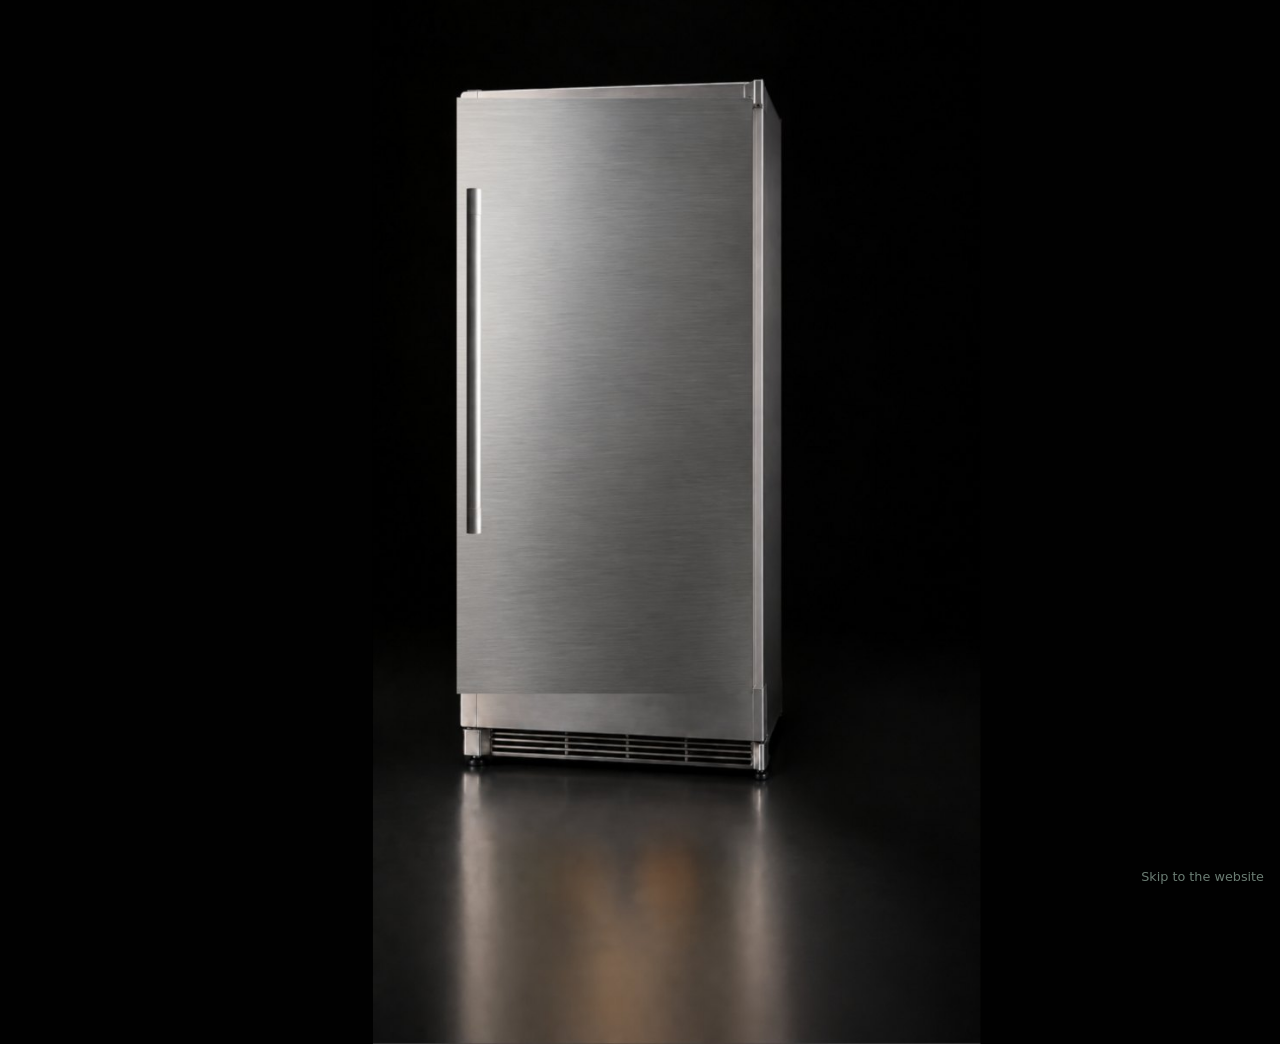
<file: index.html>
<!doctype html>
<html lang="en">
<head>
<meta charset="utf-8">
<meta name="viewport" content="width=device-width,initial-scale=1,viewport-fit=cover">
<title>Use It Fresh</title>
<meta name="description" content="Use It Fresh keeps track of what's in your fridge and helps you use food before it goes to waste.">
<meta property="og:title" content="Use It Fresh">
<meta property="og:description" content="Know what's in your fridge. Use it before it goes to waste.">
<meta property="og:image" content="https://useitfresh.com/intro/fridge-closed.jpg">
<meta name="theme-color" content="#010101">
<link rel="icon" href="symbol-color.svg">
<link rel="preload" href="intro/fridge-opening-4k.mp4" as="video" type="video/mp4">
<style>
  *{box-sizing:border-box}
  html,body{height:100%;margin:0}
  body{background:#010101;color:#e9f1eb;font:15px/1.4 system-ui,-apple-system,"Segoe UI",sans-serif;
    display:flex;align-items:center;justify-content:center;overflow:hidden}
  /* The video is 9:16 with a lot of black around the fridge, so the stage is
     drawn 1.35x larger than the screen and centred on the fridge itself
     (about 44% across, 48% down, so the opened door stays in view); the black margin falls off-screen. */
  .fridge-stage{position:absolute;left:50%;top:50%;aspect-ratio:9/16;
    height:min(120svh,calc(100vw * 16 / 9 * 1.35));
    transform:translate(-44%,-45%);transition:opacity .6s ease}
  .fridge-stage.leaving{opacity:0}
  .fridge-stage video{width:100%;height:100%;display:block;object-fit:fill;background:#010101}
  /* idle cues: a soft sweep across the door and a glint down the handle */
  .door-shine{position:absolute;inset:0;clip-path:polygon(14% 12.5%,63.5% 12.5%,63.5% 67.8%,14% 67.8%);
    pointer-events:none;mix-blend-mode:screen}
  .door-shine i{position:absolute;inset:0;background:linear-gradient(112deg,transparent 35%,
    rgba(255,248,224,.08) 42%,rgba(255,255,255,.33) 49%,rgba(255,255,255,.10) 54%,transparent 62%);
    transform:translateX(-100%);animation:doorSweep 6.5s ease-in-out infinite}
  .handle-shine{position:absolute;left:15.1%;top:20.7%;width:2.1%;height:32.2%;overflow:hidden;
    border-radius:20px;pointer-events:none;mix-blend-mode:screen}
  .handle-shine i{display:block;position:absolute;inset:-25% -50% 100%;background:radial-gradient(ellipse,
    white 0%,rgba(255,251,231,.8) 25%,transparent 70%);animation:handleSweep 6.5s ease-in-out infinite}
  /* the whole fridge is the button, so a thumb can't miss it */
  .door-hit{position:absolute;inset:0;border:0;background:transparent;padding:0;cursor:pointer}
  .door-hit:focus-visible{outline:2px solid #d5e8c6;outline-offset:-6px;border-radius:8px}
  .fridge-stage:not(.idle) .door-shine,.fridge-stage:not(.idle) .handle-shine{display:none}
  .skip{position:fixed;right:16px;bottom:calc(14px + env(safe-area-inset-bottom,0px));
    color:#8fa79a;font-size:.8rem;text-decoration:none;opacity:.75}
  .skip:hover,.skip:focus-visible{opacity:1;text-decoration:underline}
  @keyframes doorSweep{0%,5%{transform:translateX(-100%)}30%,100%{transform:translateX(100%)}}
  @keyframes handleSweep{0%,27%{transform:translateY(0);opacity:0}29%{opacity:1}
    48%{transform:translateY(500%);opacity:1}51%,100%{transform:translateY(500%);opacity:0}}
  @media (prefers-reduced-motion:reduce){.door-shine i,.handle-shine i{animation:none}
    .handle-shine{background:rgba(255,255,255,.15)}.fridge-stage{transition:none}}
</style>
</head>
<body>
<div class="fridge-stage idle" id="stage">
  <video id="movie" playsinline muted preload="auto" poster="intro/fridge-closed.jpg">
    <source src="intro/fridge-opening-4k.mp4" type="video/mp4">
  </video>
  <div class="door-shine" aria-hidden="true"><i></i></div>
  <div class="handle-shine" aria-hidden="true"><i></i></div>
  <button class="door-hit" id="doorHit" aria-label="Open the fridge and come in"></button>
</div>
<a class="skip" href="home.html">Skip to the website</a>
<noscript><p style="position:fixed;bottom:40px;width:100%;text-align:center">
  <a href="home.html" style="color:#9fcb76">Enter the website</a></p></noscript>
<script>
(function () {
  var stage = document.getElementById('stage');
  var movie = document.getElementById('movie');
  var going = false;
  function enter() {
    if (going) return;
    going = true;
    stage.classList.add('leaving');
    setTimeout(function () { location.assign('home.html'); }, 550);
  }
  document.getElementById('doorHit').addEventListener('click', function () {
    if (!stage.classList.contains('idle')) return;
    stage.classList.remove('idle');
    // reduced motion: skip the film, go straight in
    if (window.matchMedia('(prefers-reduced-motion: reduce)').matches) return enter();
    movie.currentTime = 0;
    var p = movie.play();
    if (p && p.catch) p.catch(enter);
    setTimeout(enter, 8000);          // never leave anyone stuck on a closed fridge
  });
  movie.addEventListener('ended', function () { setTimeout(enter, 350); });
  document.addEventListener('keydown', function (e) { if (e.key === 'Escape') enter(); });
})();
</script>
<!-- Cloudflare Web Analytics: counts visits to this website, no cookies (13 Oct 2026) --><script defer src="https://static.cloudflareinsights.com/beacon.min.js" data-cf-beacon='{"token": "96a02cd5fb584765b3b1d1bc43d276f2"}'></script><!-- End Cloudflare Web Analytics -->
</body>
</html>
</file>
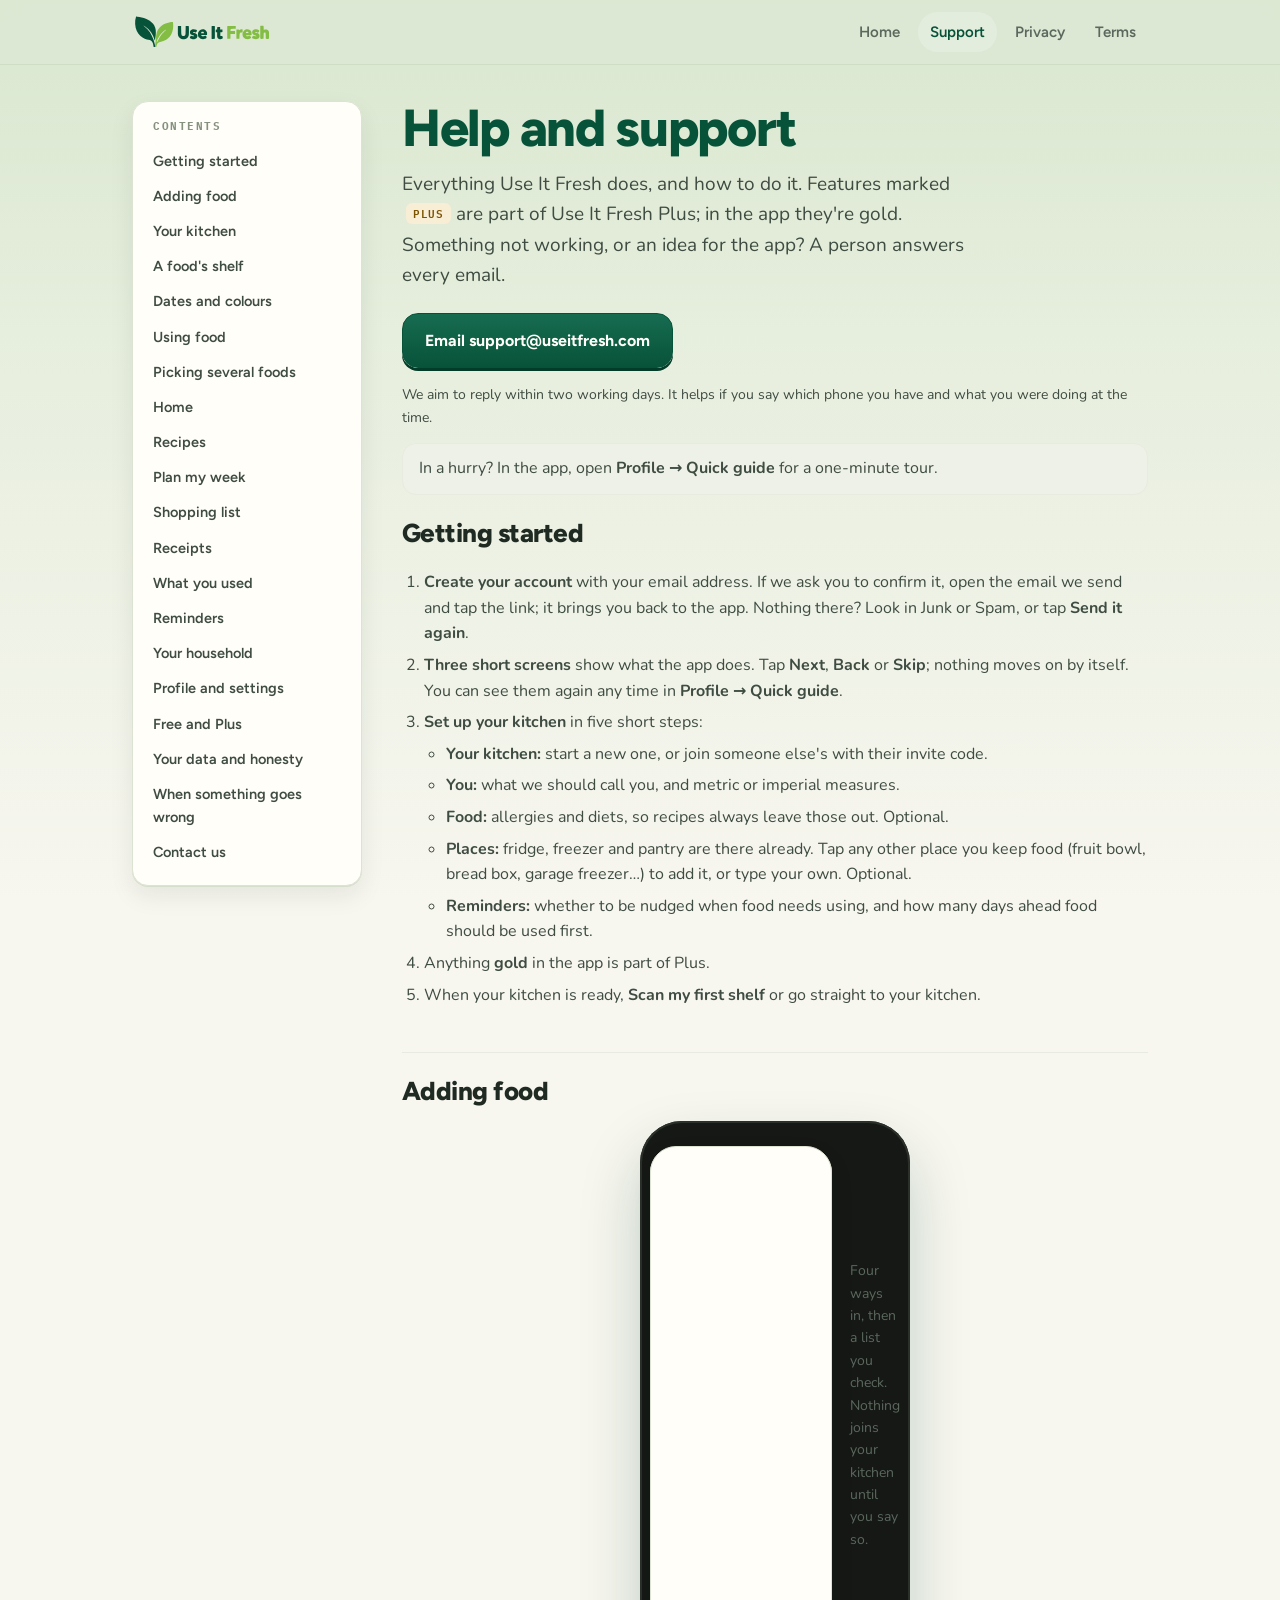
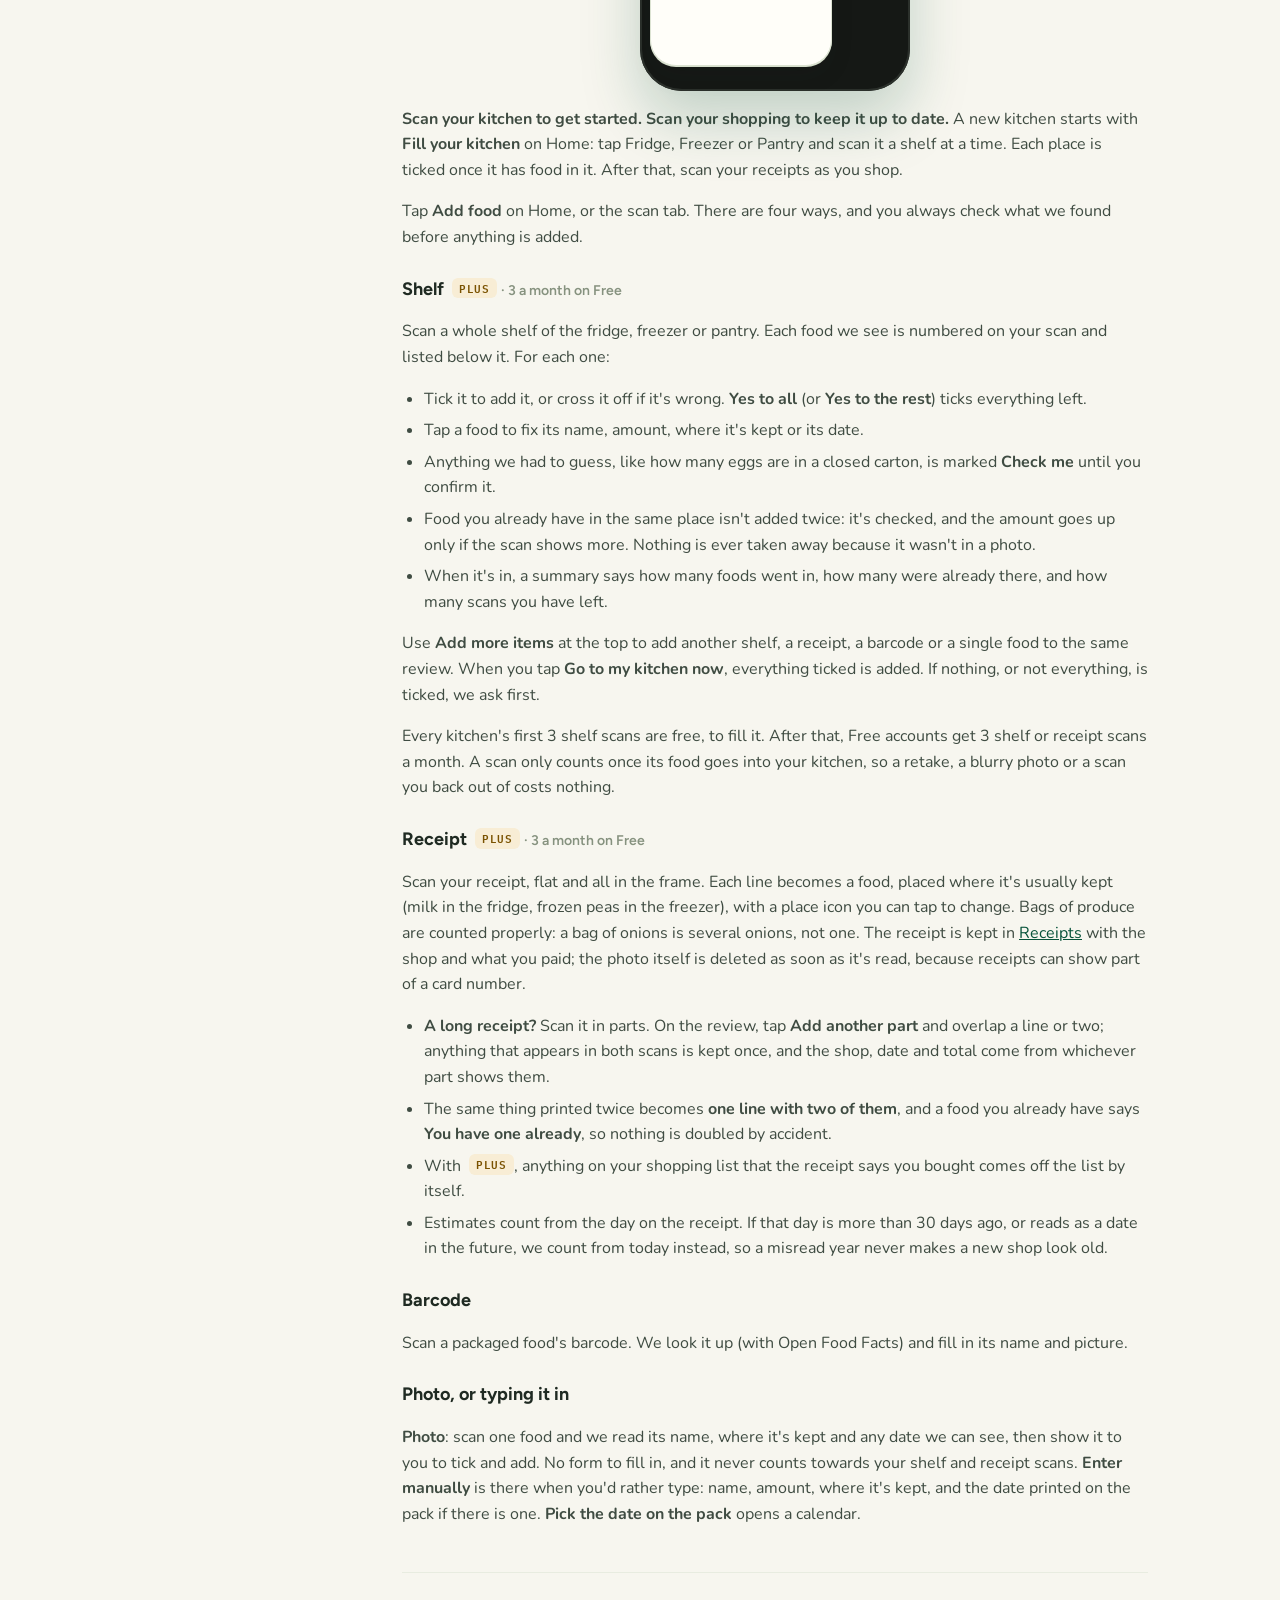
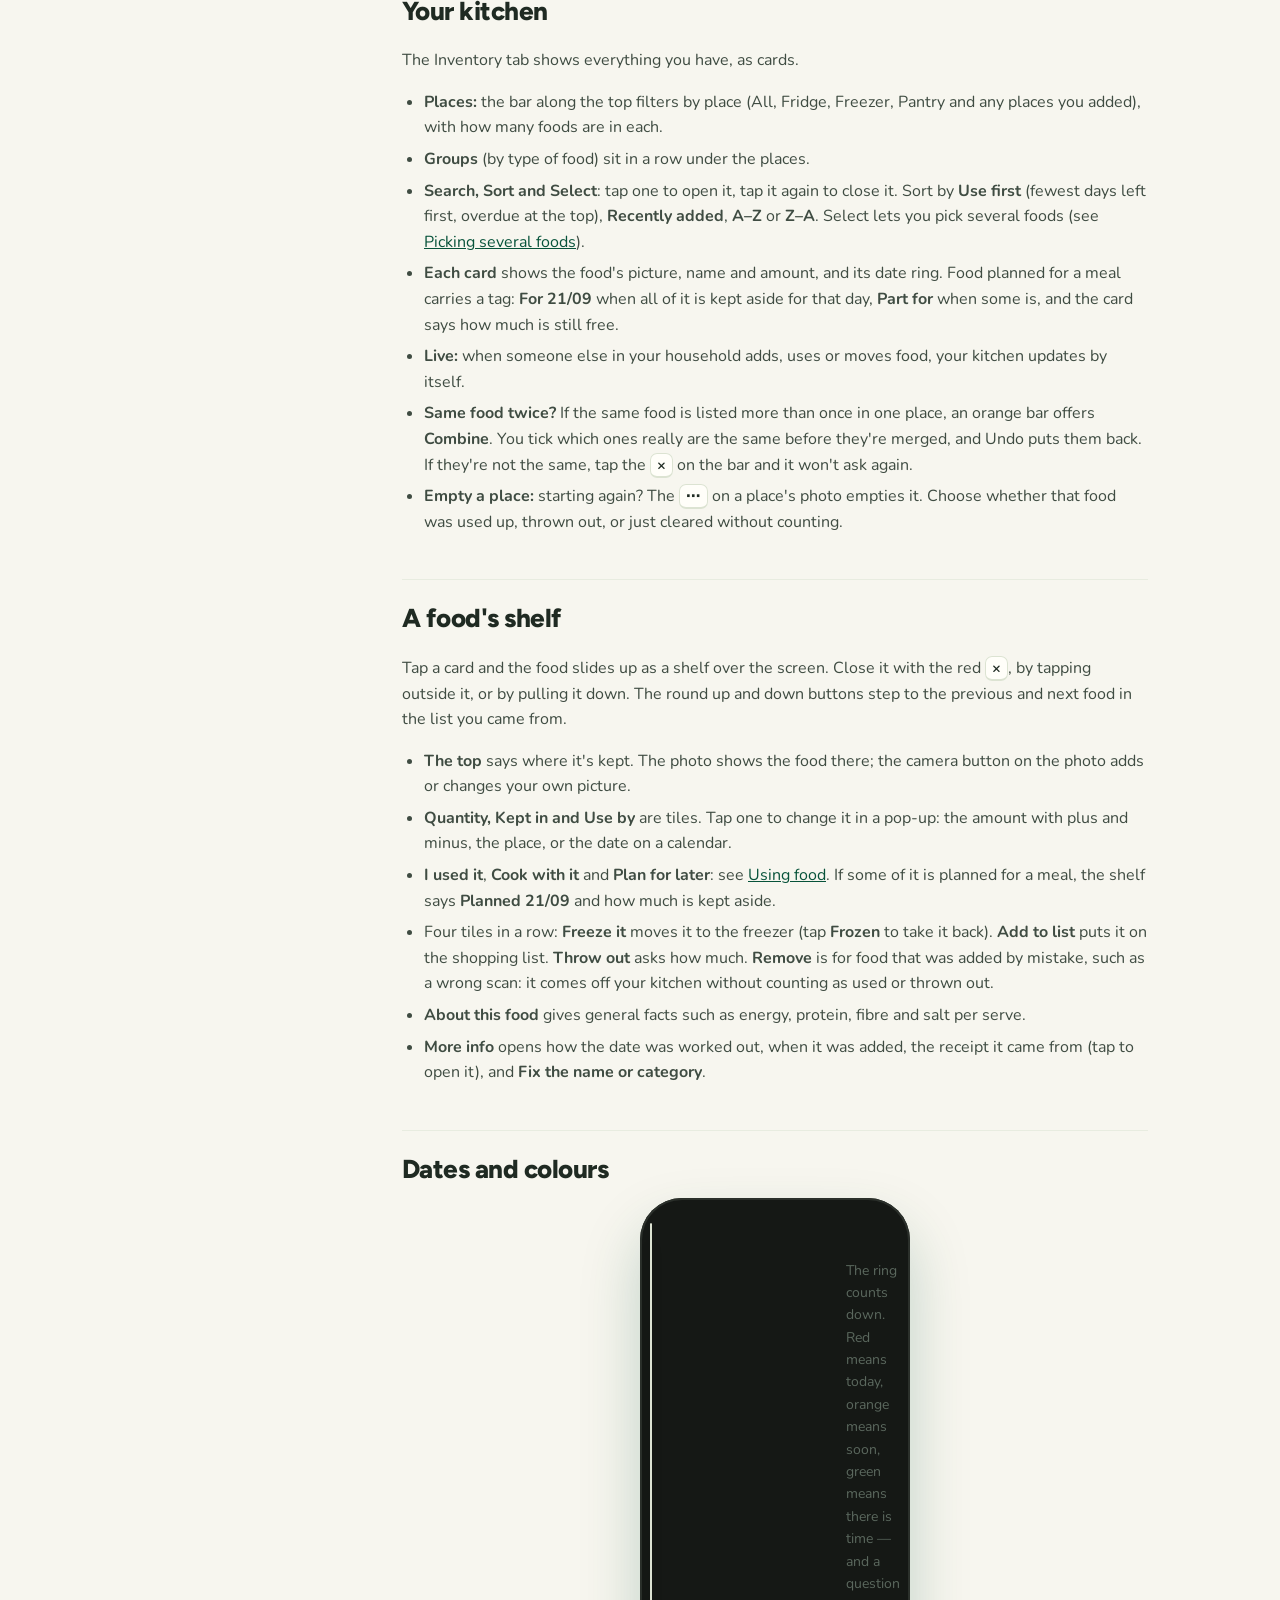
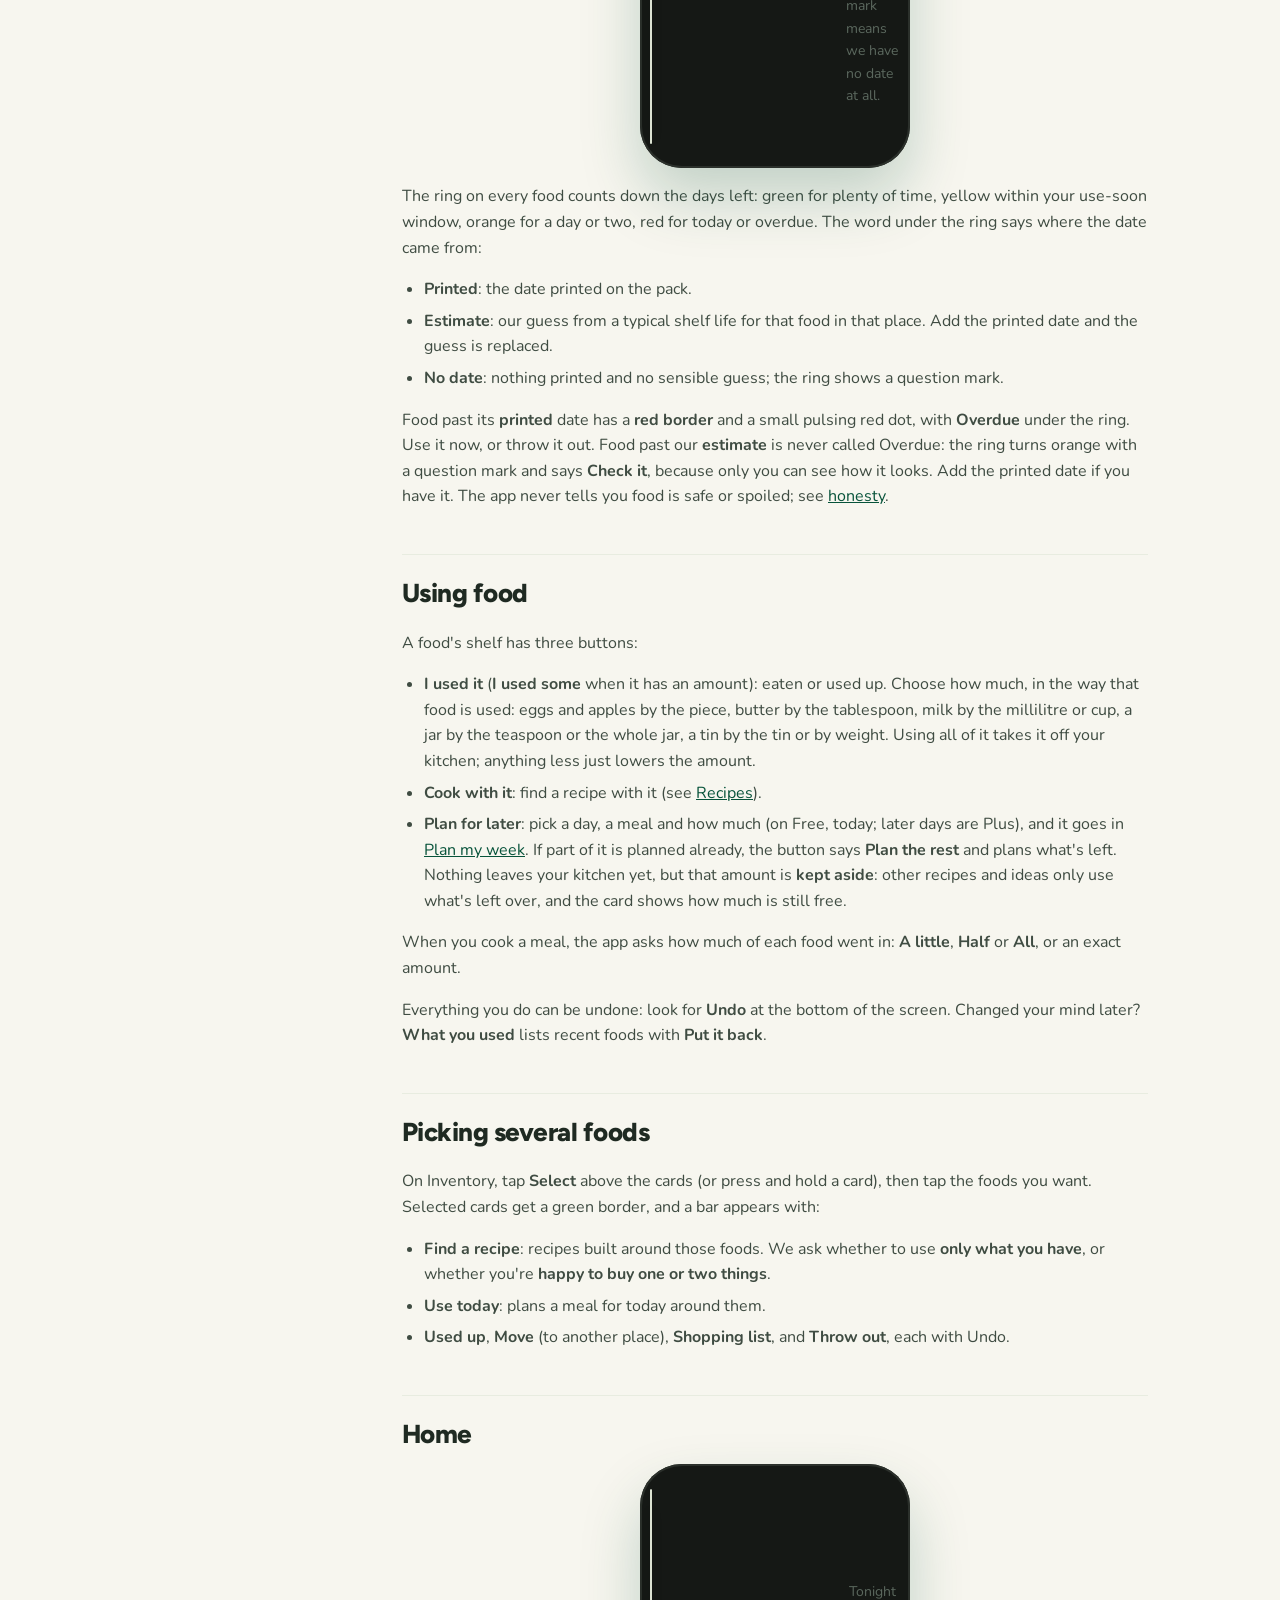
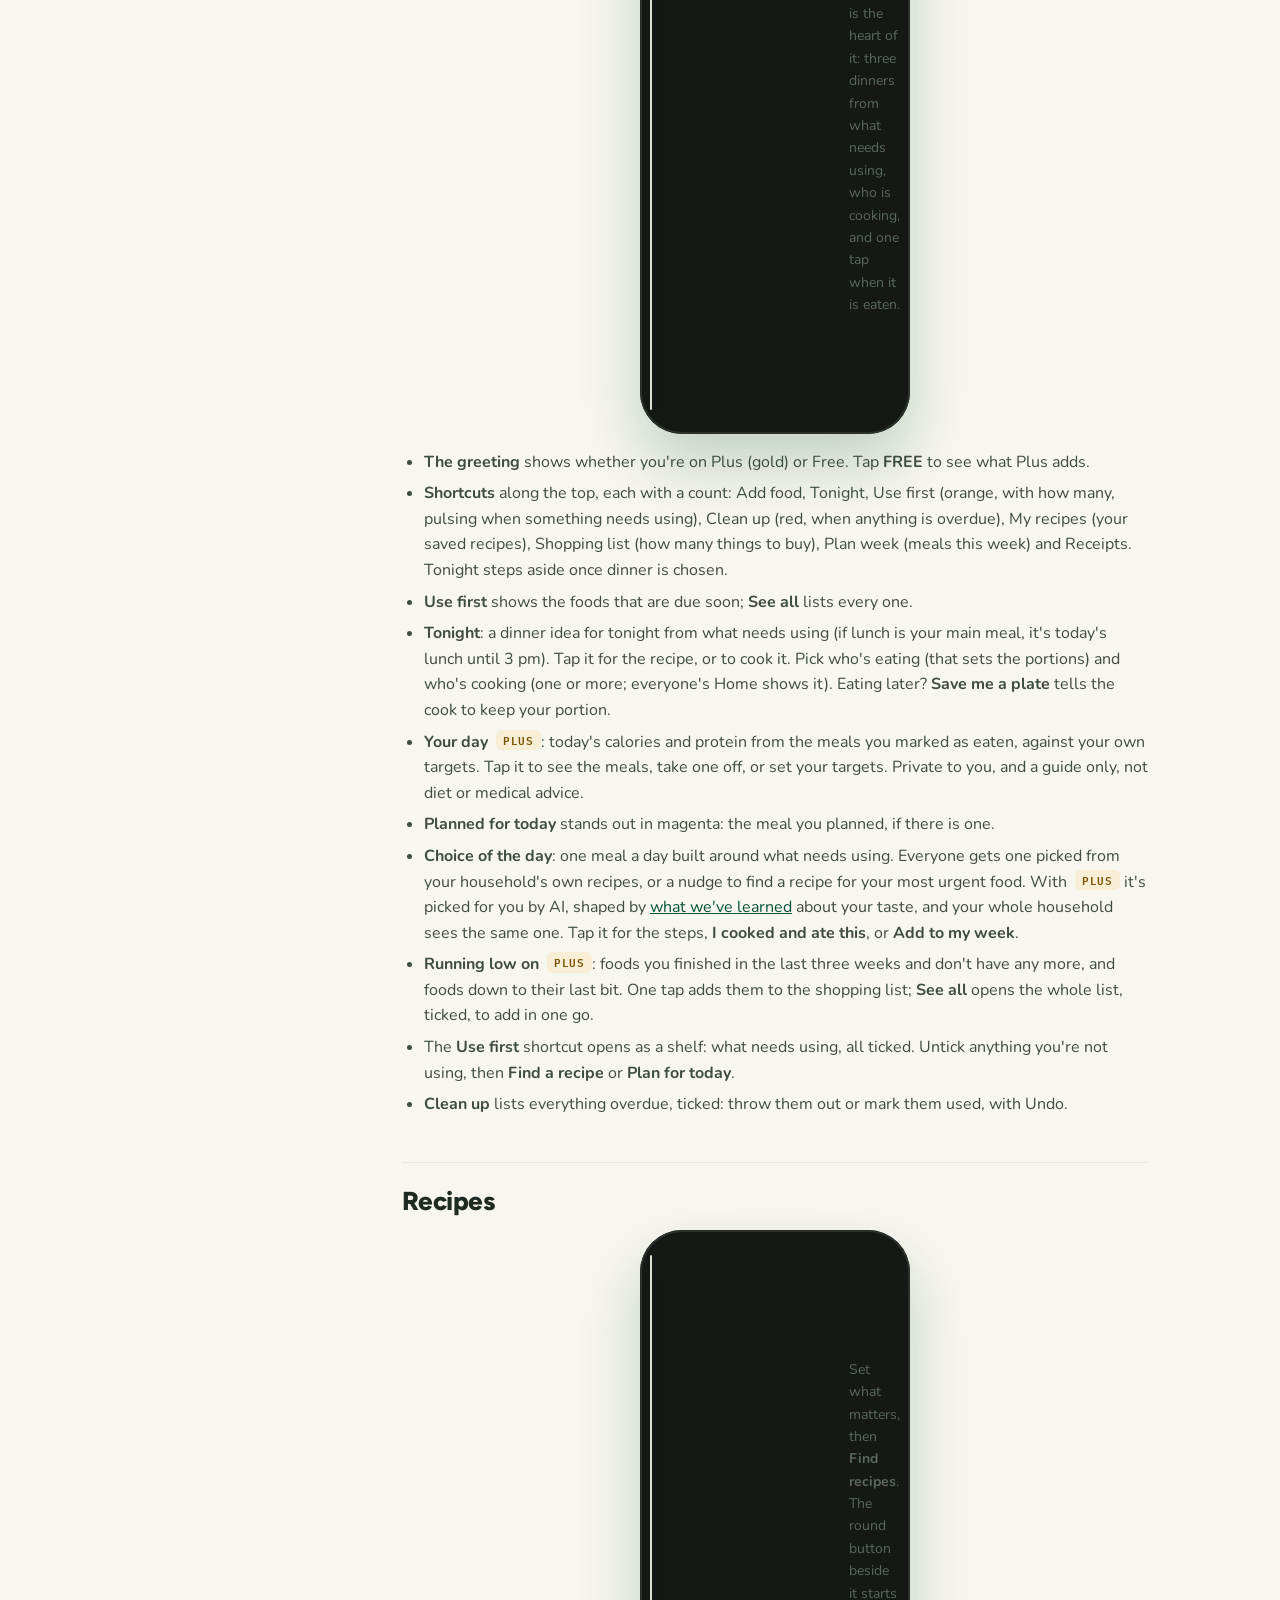
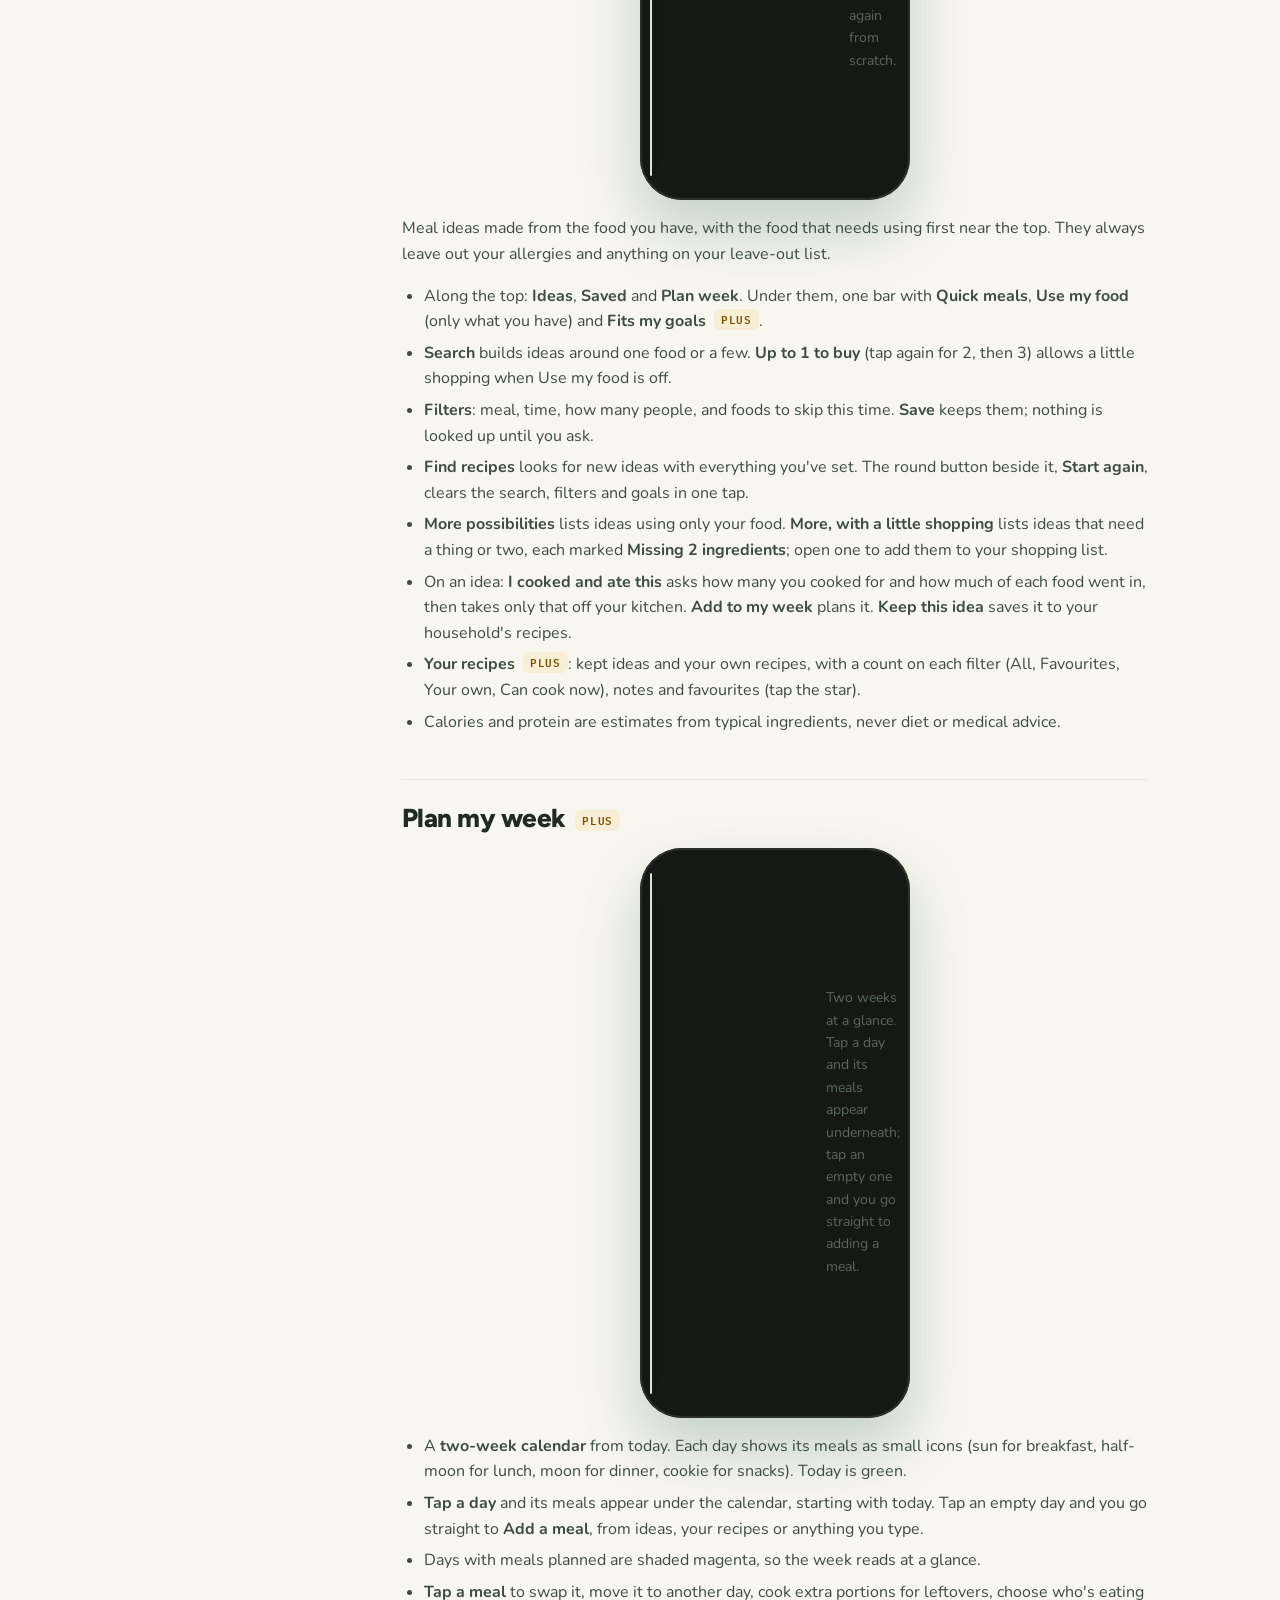
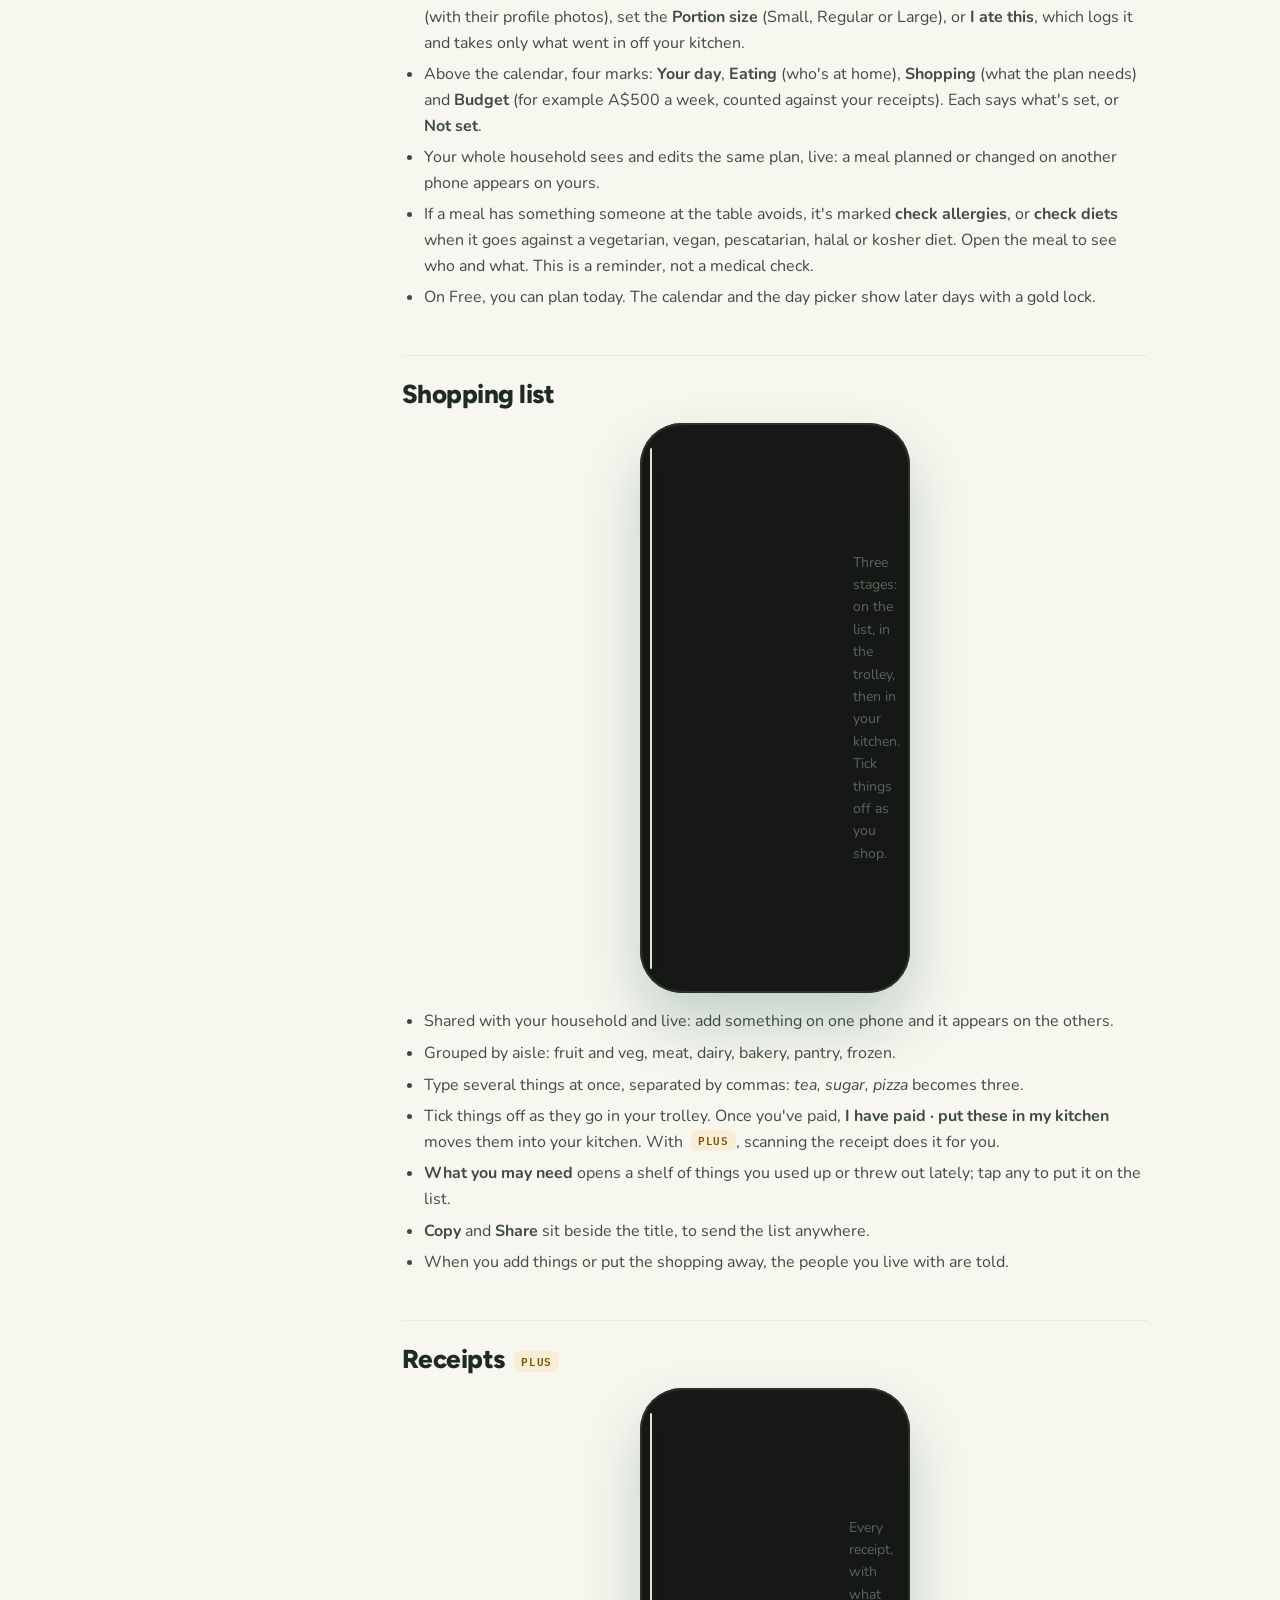
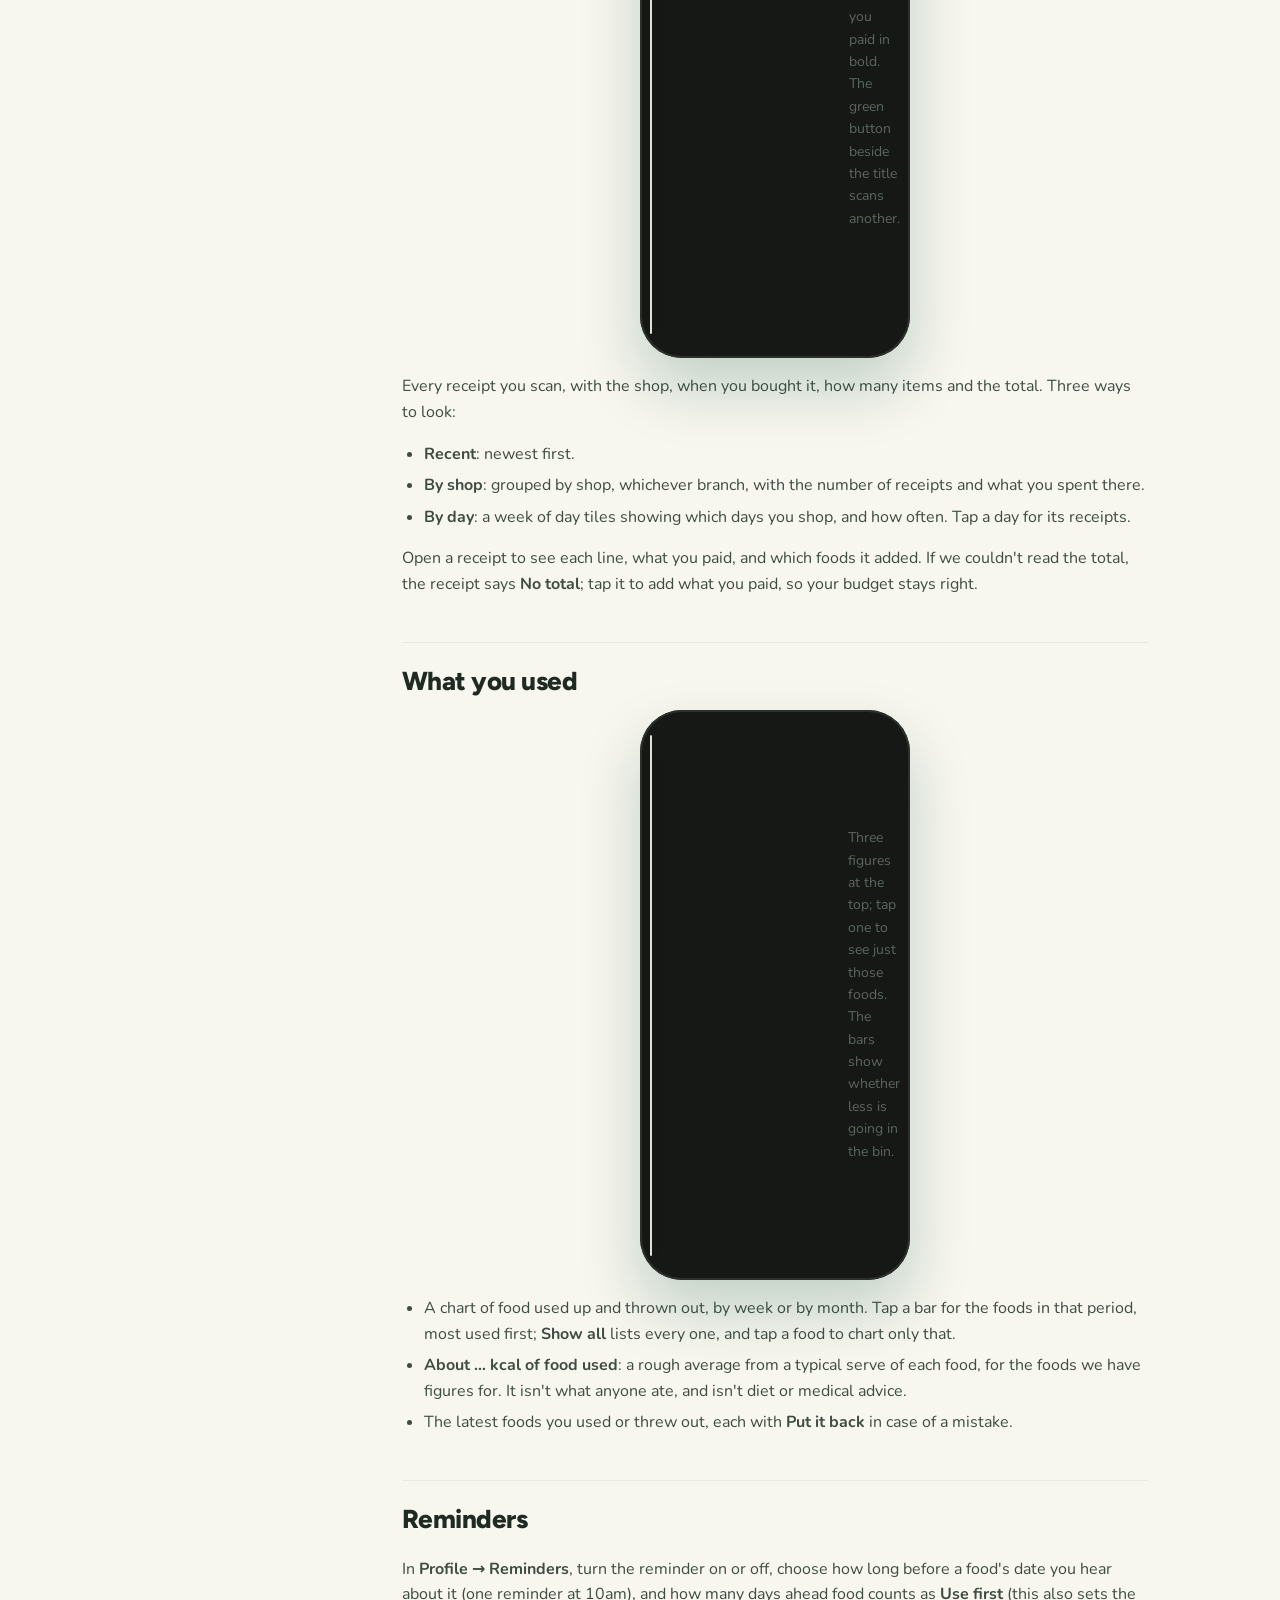
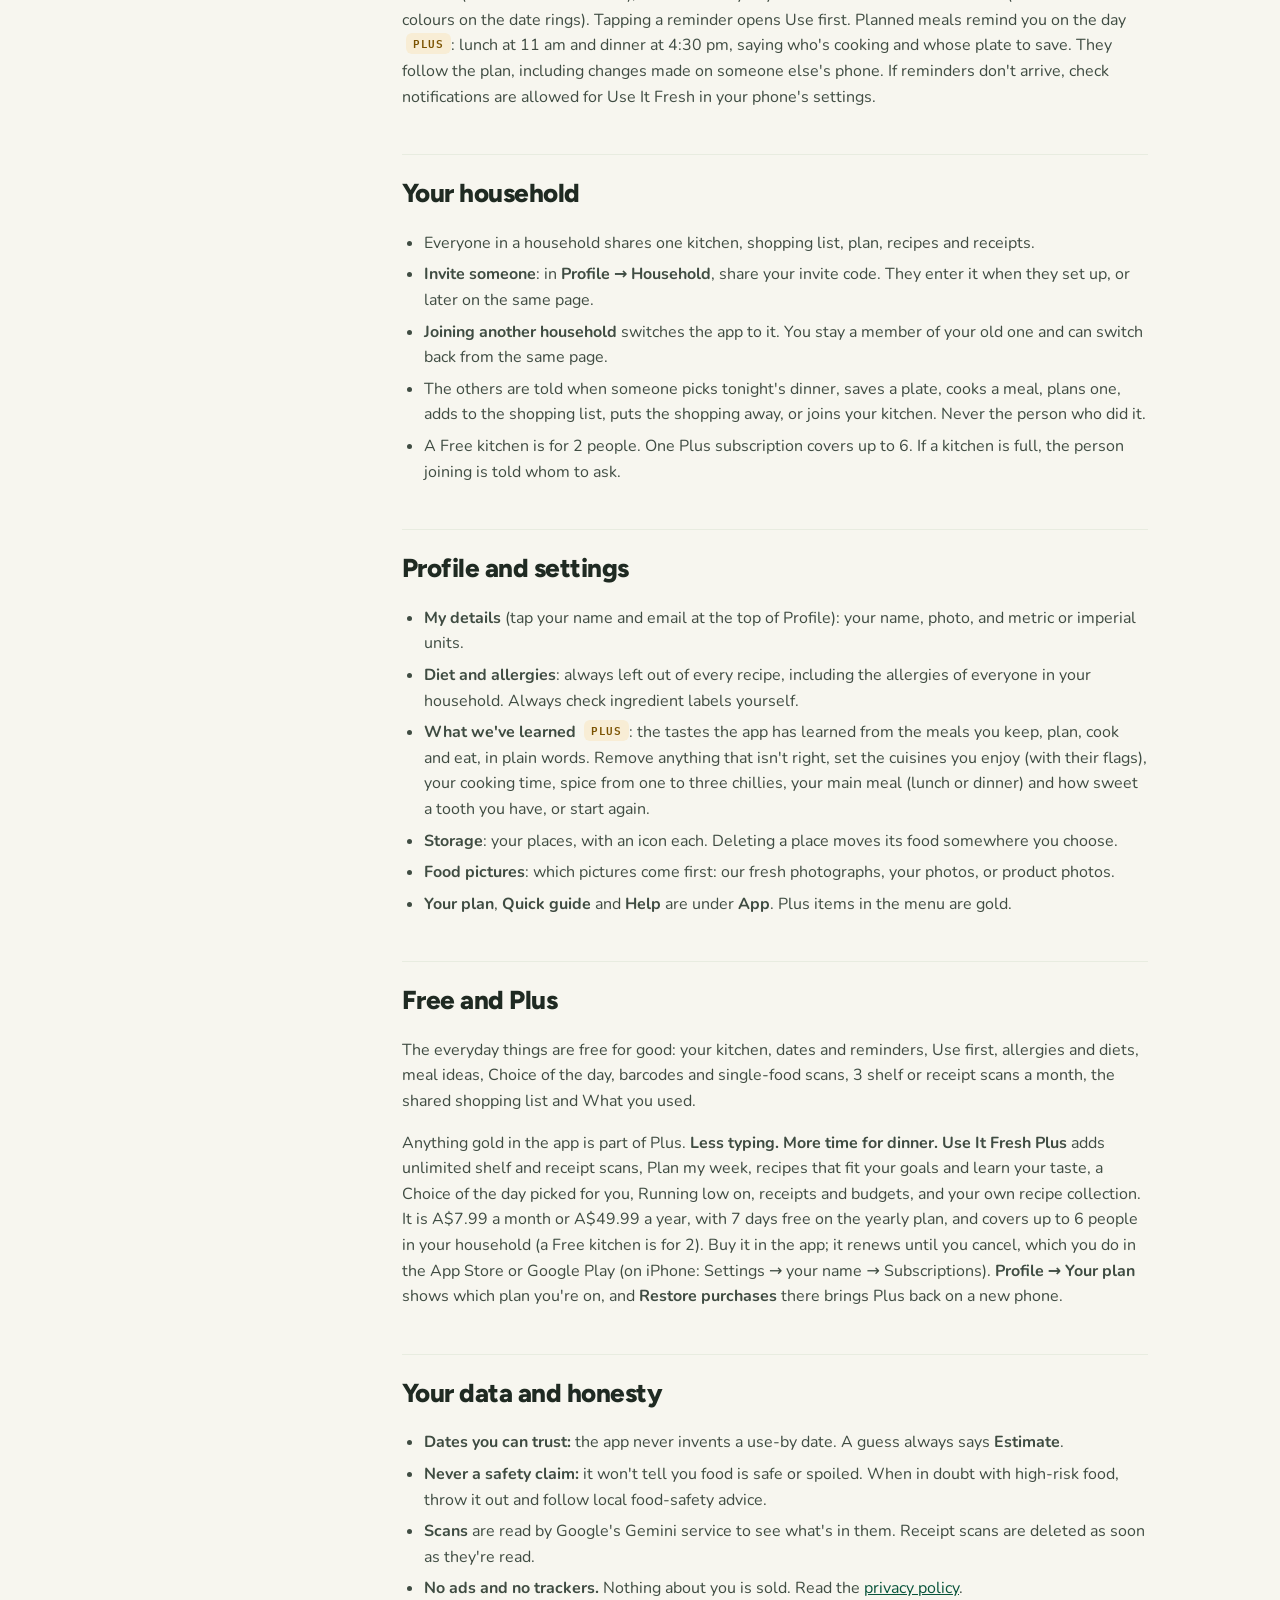
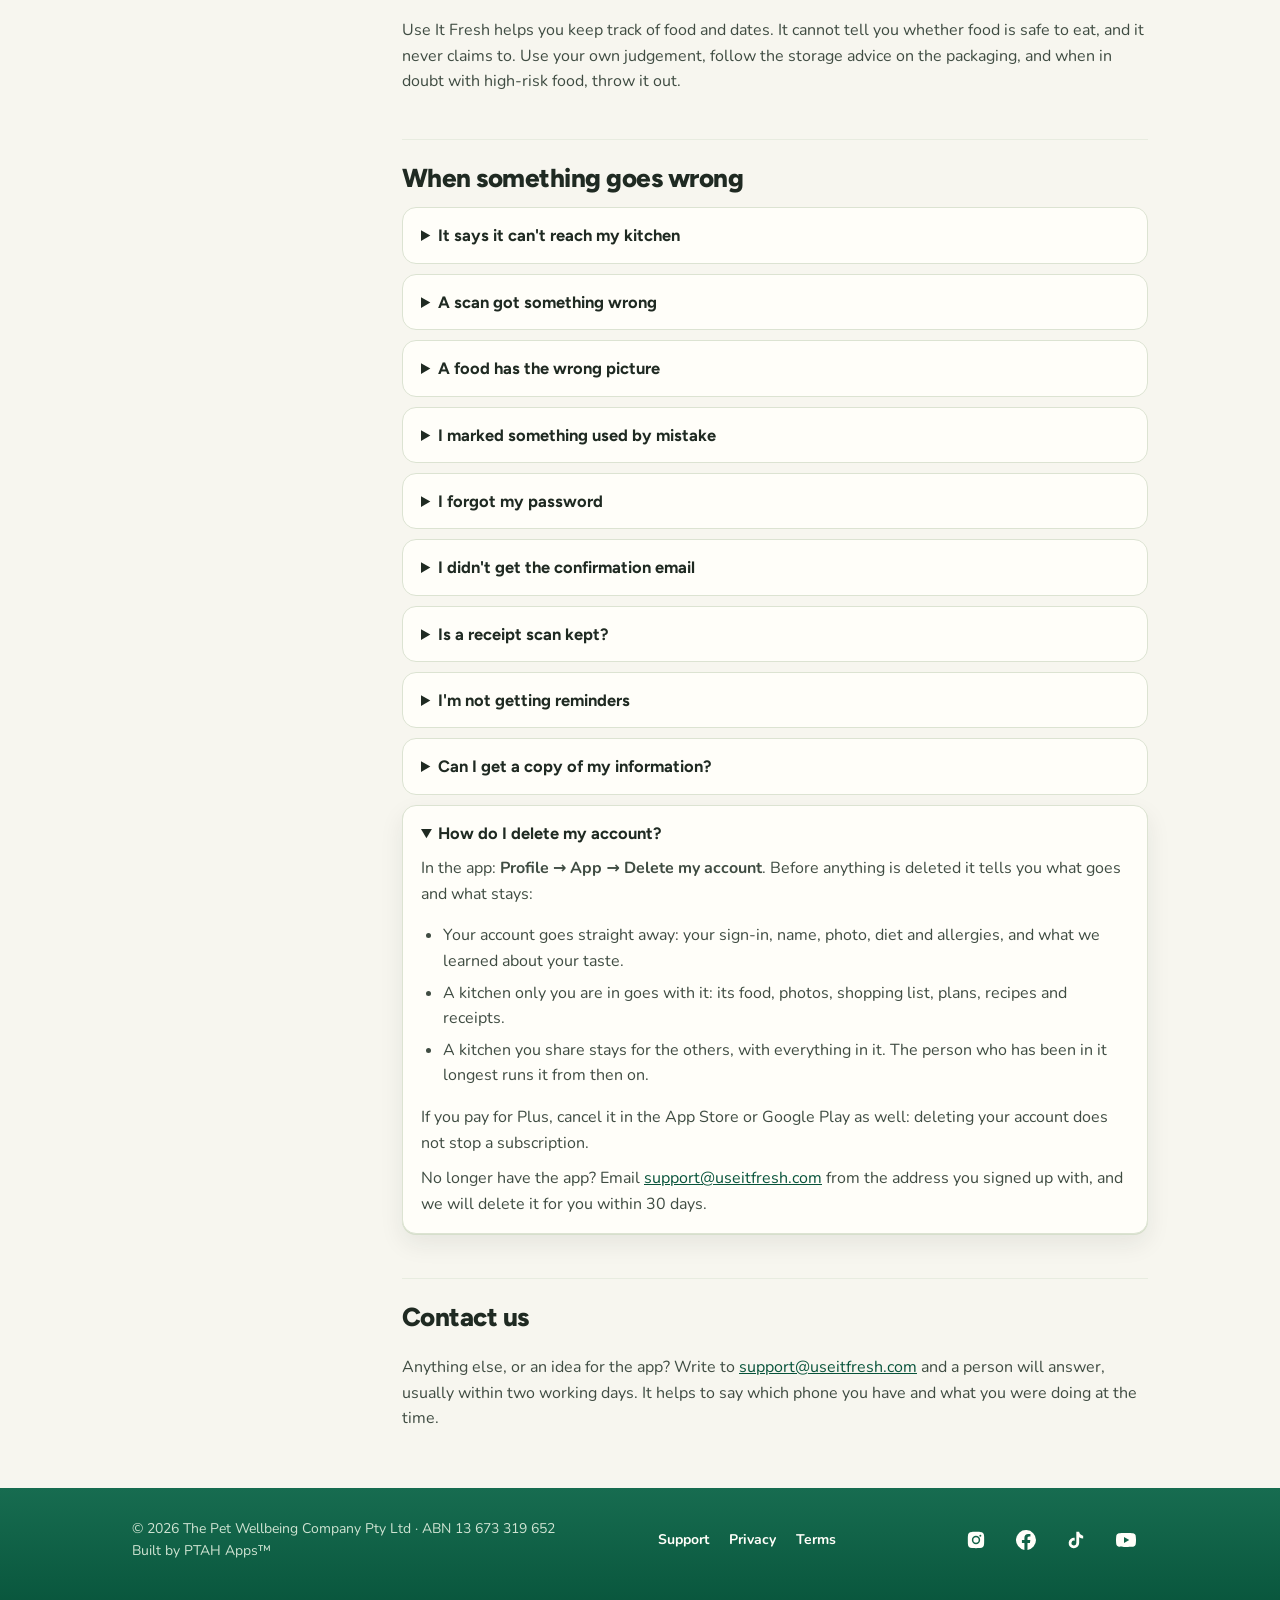
<file: help/index.html>
<!doctype html><meta charset="utf-8"><title>Use It Fresh help</title>
<meta http-equiv="refresh" content="0; url=/support.html">
<link rel="canonical" href="https://useitfresh.com/support.html">
<p><a href="/support.html">Use It Fresh help</a></p>
</file>
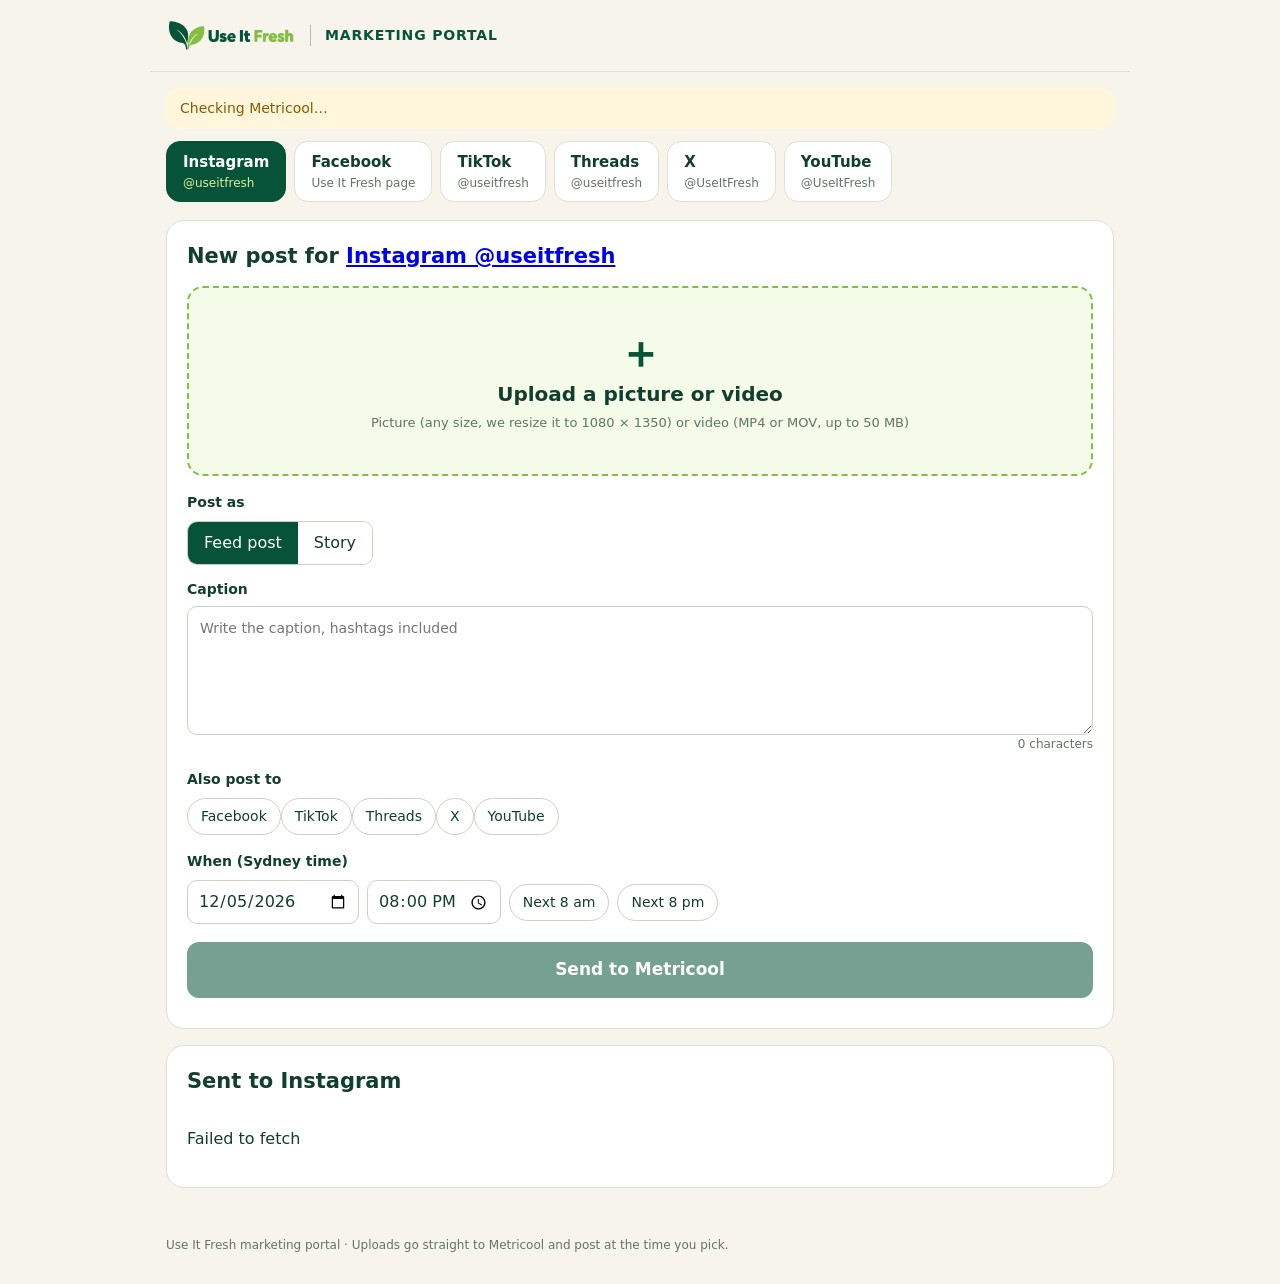
<file: review/index.html>
<!doctype html>
<html lang="en-AU">
<head>
<meta charset="utf-8">
<meta name="viewport" content="width=device-width,initial-scale=1">
<meta name="theme-color" content="#07533a">
<meta name="robots" content="noindex,nofollow">
<title>Marketing Portal · Use It Fresh</title>
<link rel="stylesheet" href="portal.css?v=1">
</head>
<body>
<header class="top">
  <img src="assets/logo.svg" alt="Use It Fresh" class="logo">
  <span class="top-title">Marketing portal</span>
  </header>

<main>
  <div id="app">
    <p id="mc-status" class="mc-status" role="status">Checking Metricool…</p>

    <nav class="tabs" role="tablist" aria-label="Social accounts" id="tabs"></nav>

    <section class="card upload" id="composer" aria-labelledby="composer-title">
      <h2 id="composer-title"></h2>

      <label class="drop" id="drop">
        <input type="file" id="file" accept="image/jpeg,image/png,image/webp,image/*,video/mp4,video/quicktime">
        <span class="drop-plus">＋</span>
        <span class="drop-main">Upload a picture or video</span>
        <span class="drop-sub" id="drop-sub"></span>
      </label>

      <div id="preview" class="preview" hidden>
        <div class="preview-media" id="preview-media"></div>
        <div class="preview-info">
          <p id="preview-note"></p>
          <div class="bar" id="bar" hidden><i id="bar-fill"></i></div>
          <button type="button" class="link" id="change-file">Choose a different file</button>
        </div>
      </div>

      <div id="type-row" class="row" hidden>
        <span class="row-label">Post as</span>
        <div class="seg" role="group" aria-label="Post type">
          <button type="button" data-type="post" aria-pressed="true">Feed post</button>
          <button type="button" data-type="story" aria-pressed="false">Story</button>
        </div>
      </div>

      <label id="title-row" hidden>YouTube title<input id="title" maxlength="100" placeholder="Short title for the video"></label>
      <label>Caption<textarea id="caption" rows="5" maxlength="5000" placeholder="Write the caption, hashtags included"></textarea>
        <small id="caption-count" class="count"></small></label>

      <div class="row">
        <span class="row-label">Also post to</span>
        <div class="chips" id="also"></div>
      </div>

      <div class="row when">
        <span class="row-label">When (Sydney time)</span>
        <input type="date" id="date" aria-label="Date">
        <input type="time" id="time" aria-label="Time" step="300">
        <button type="button" class="chip" data-quick="8">Next 8 am</button>
        <button type="button" class="chip" data-quick="20">Next 8 pm</button>
      </div>

      <button type="button" class="big send" id="send">Send to Metricool</button>
      <output id="send-msg" class="msg" aria-live="polite"></output>
    </section>

    <section class="card">
      <h2 id="list-title">Sent from here</h2>
      <div id="list" class="list"><p class="muted">Nothing yet.</p></div>
    </section>
  </div>
</main>

<footer>Use It Fresh marketing portal · Uploads go straight to Metricool and post at the time you pick.</footer>
<script src="config.js"></script>
<script src="portal.js?v=2"></script>
</body>
</html>
</file>
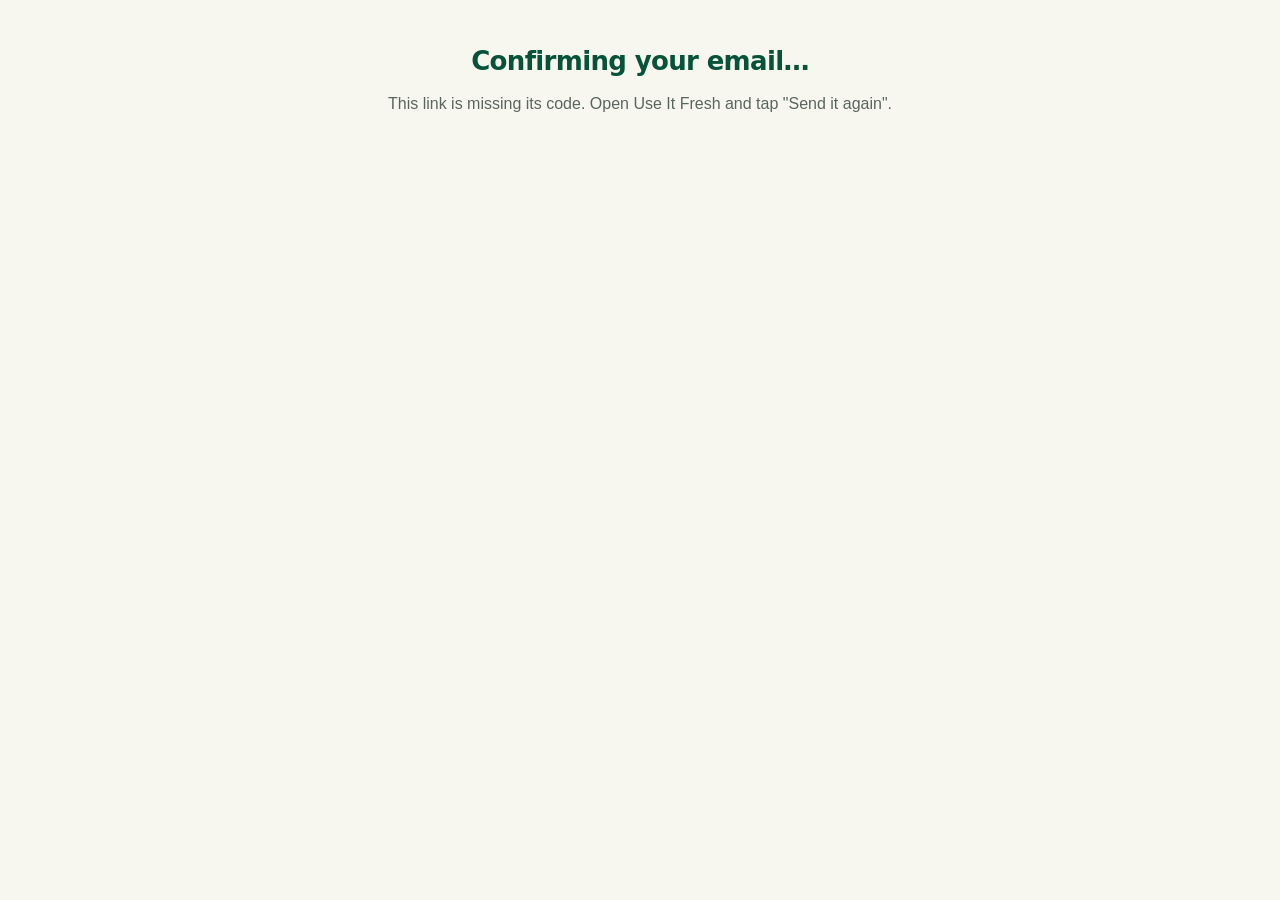
<file: auth/confirm/index.html>
<!doctype html>
<html lang="en"><head><meta charset="utf-8">
<meta name="viewport" content="width=device-width, initial-scale=1">
<title>Confirm your email · Use It Fresh</title>
<link rel="stylesheet" href="/style.css">
</head><body style="font-family:Nunito,'Segoe UI',Helvetica,Arial,sans-serif;text-align:center;padding:48px 20px;color:#202C24;background:#F7F7F0">
<!-- With the app installed, this link opens the app and never reaches this
     page. Without it (a computer, or the app not installed yet), confirm the
     email here, then the person signs in on the app with their password. -->
<h1 style="font-size:26px">Confirming your email…</h1>
<p id="note" style="font-size:16px;color:#59665D">One moment.</p>
<script>
(function () {
  var q = new URLSearchParams(location.search);
  var hash = q.get('token_hash'), type = q.get('type') || 'signup';
  var note = document.getElementById('note');
  if (!hash) { note.textContent = 'This link is missing its code. Open Use It Fresh and tap "Send it again".'; return; }
  location.replace('https://ltdvxdizjrkgwldbmbbf.supabase.co/auth/v1/verify?token=' +
    encodeURIComponent(hash) + '&type=' + encodeURIComponent(type) +
    '&redirect_to=' + encodeURIComponent(type === 'recovery' ? 'useitfresh://useitfresh.com/update-password' : 'useitfresh://useitfresh.com/'));
  setTimeout(function () { note.textContent = 'Done. Open Use It Fresh on your phone and sign in.'; }, 2500);
})();
</script>
</body></html>
</file>
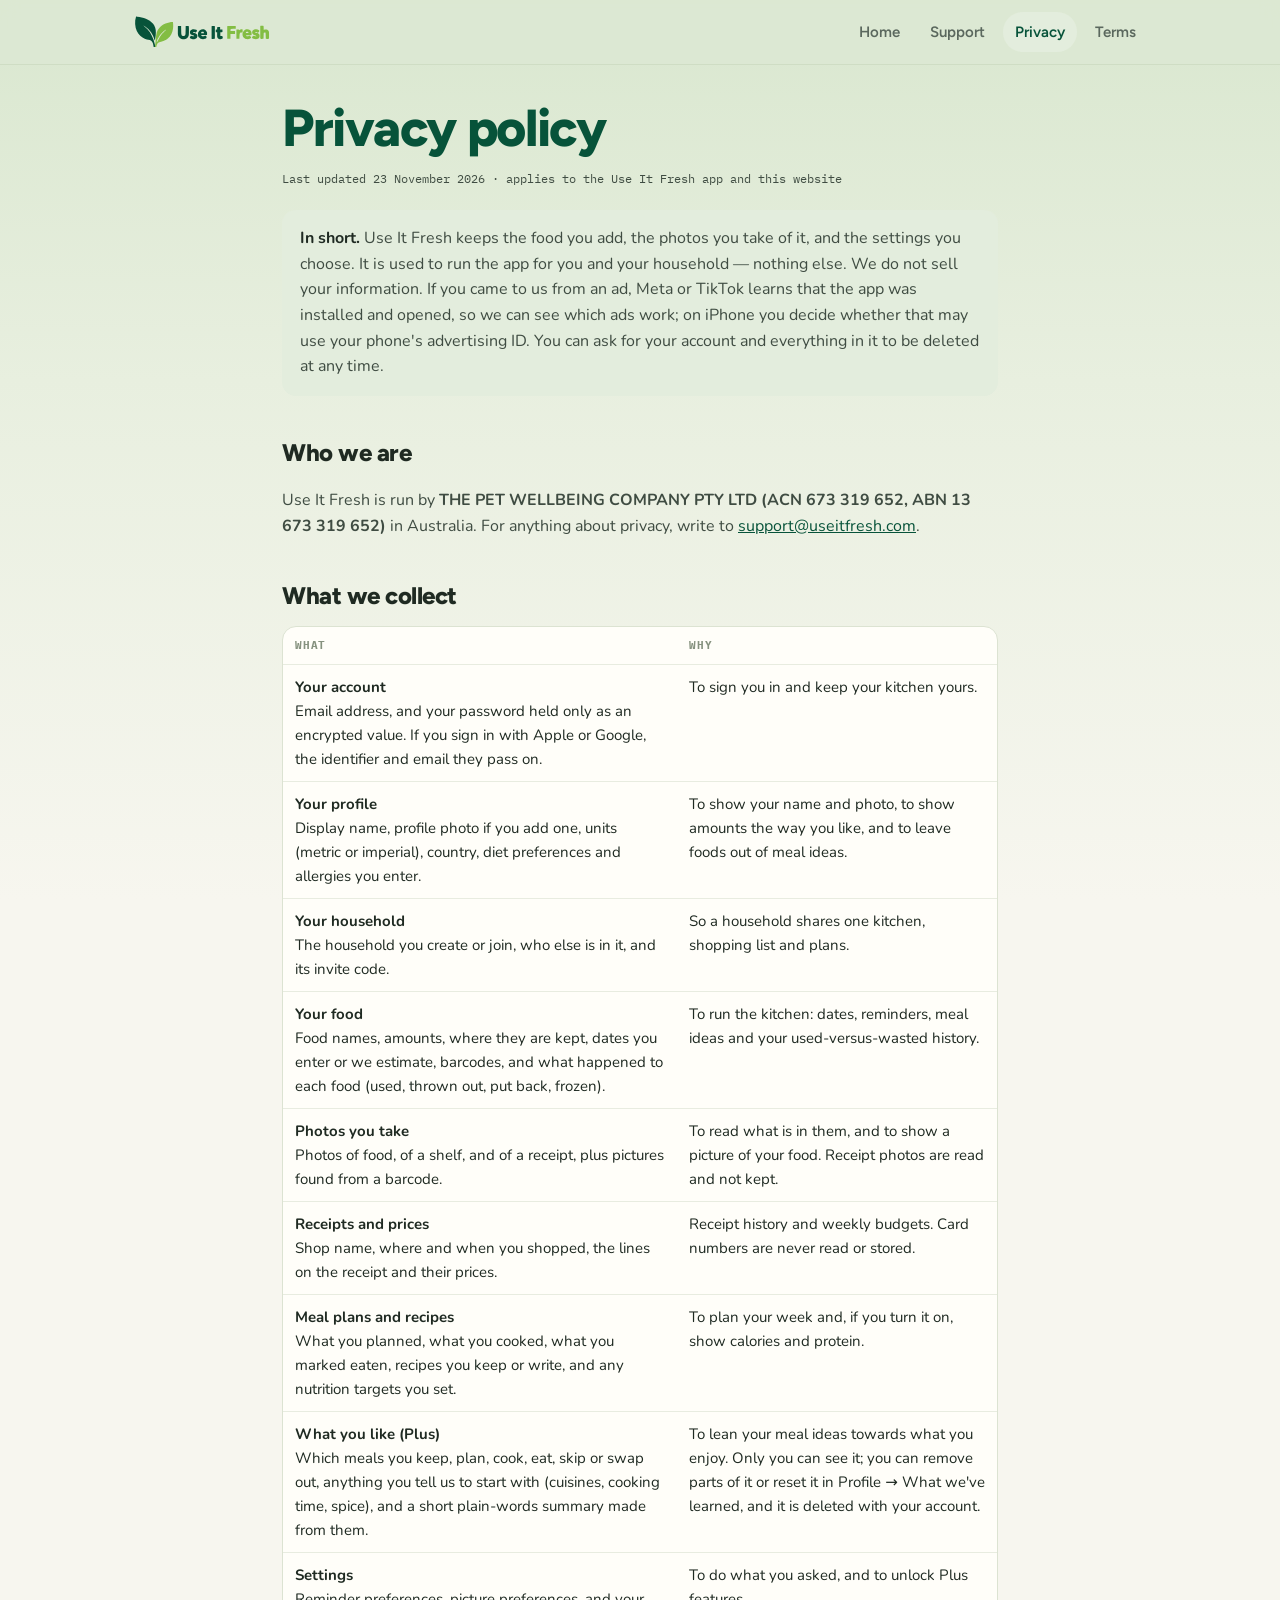
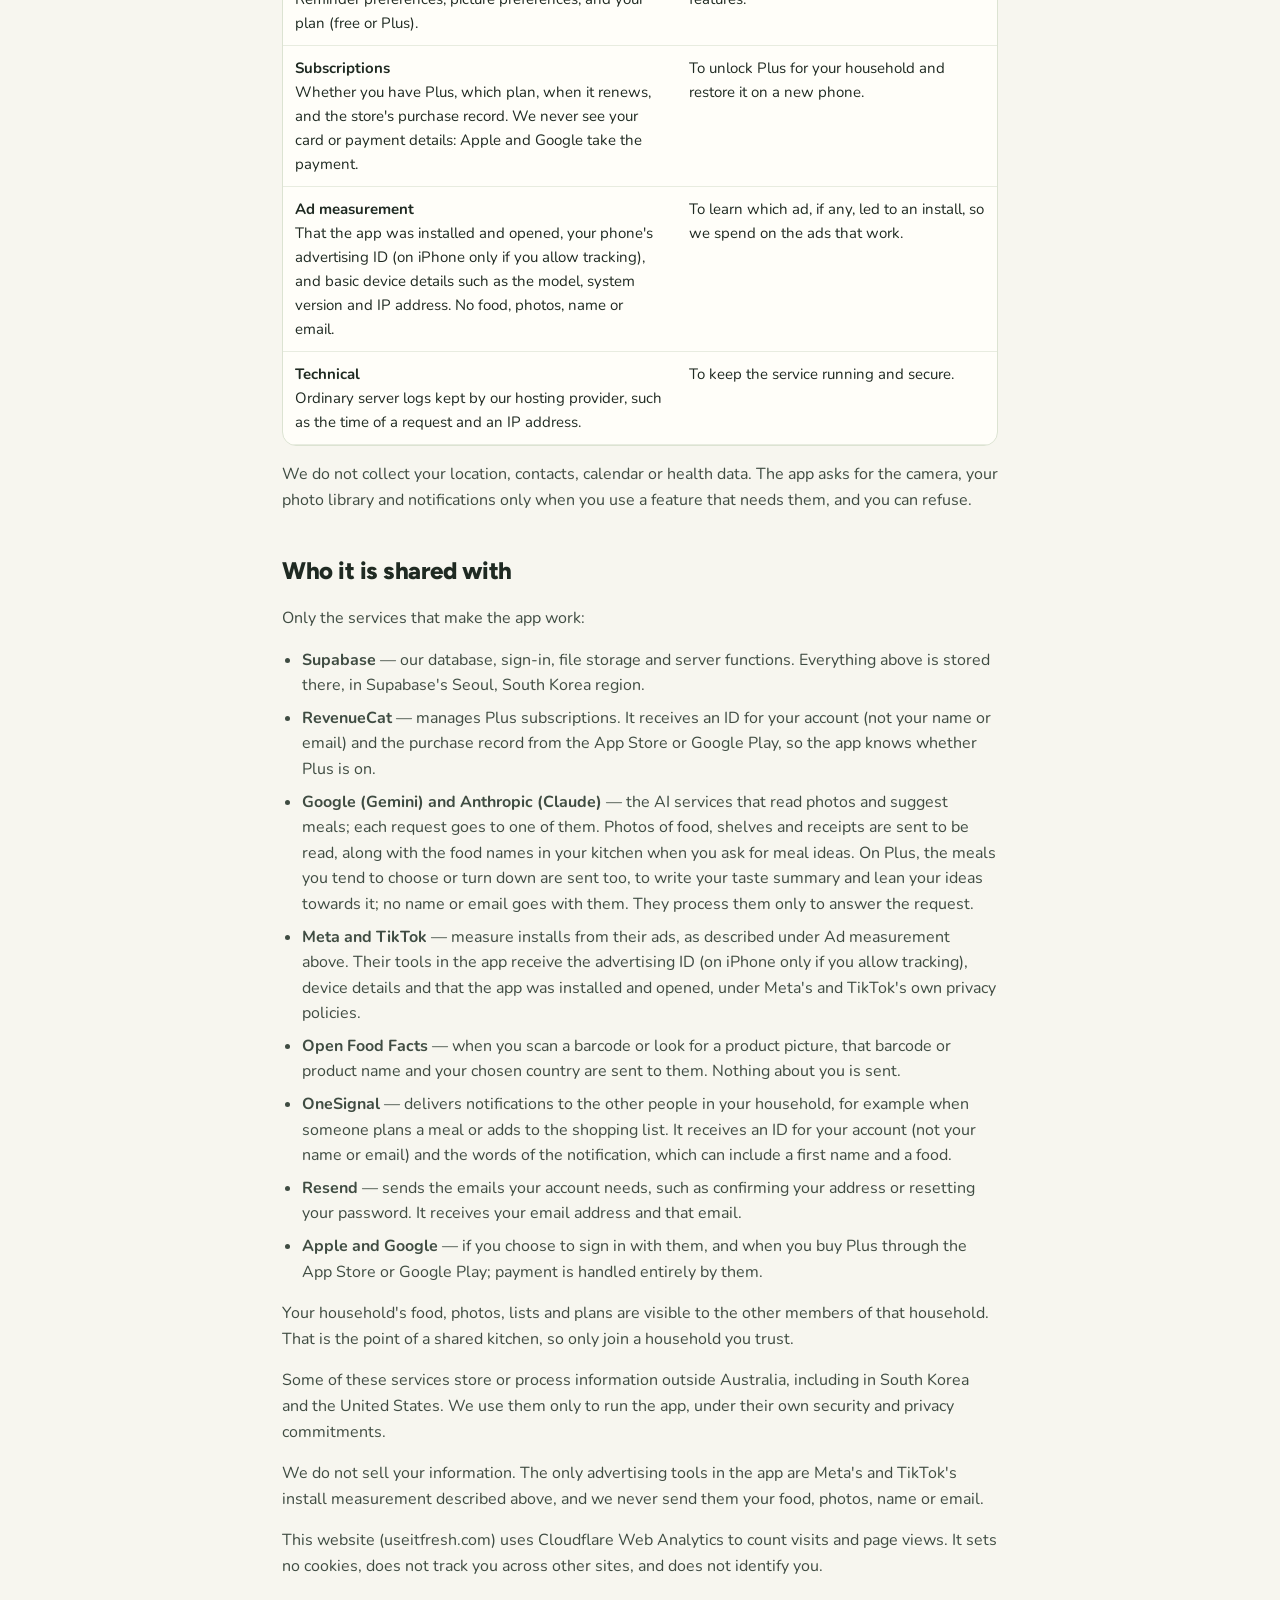
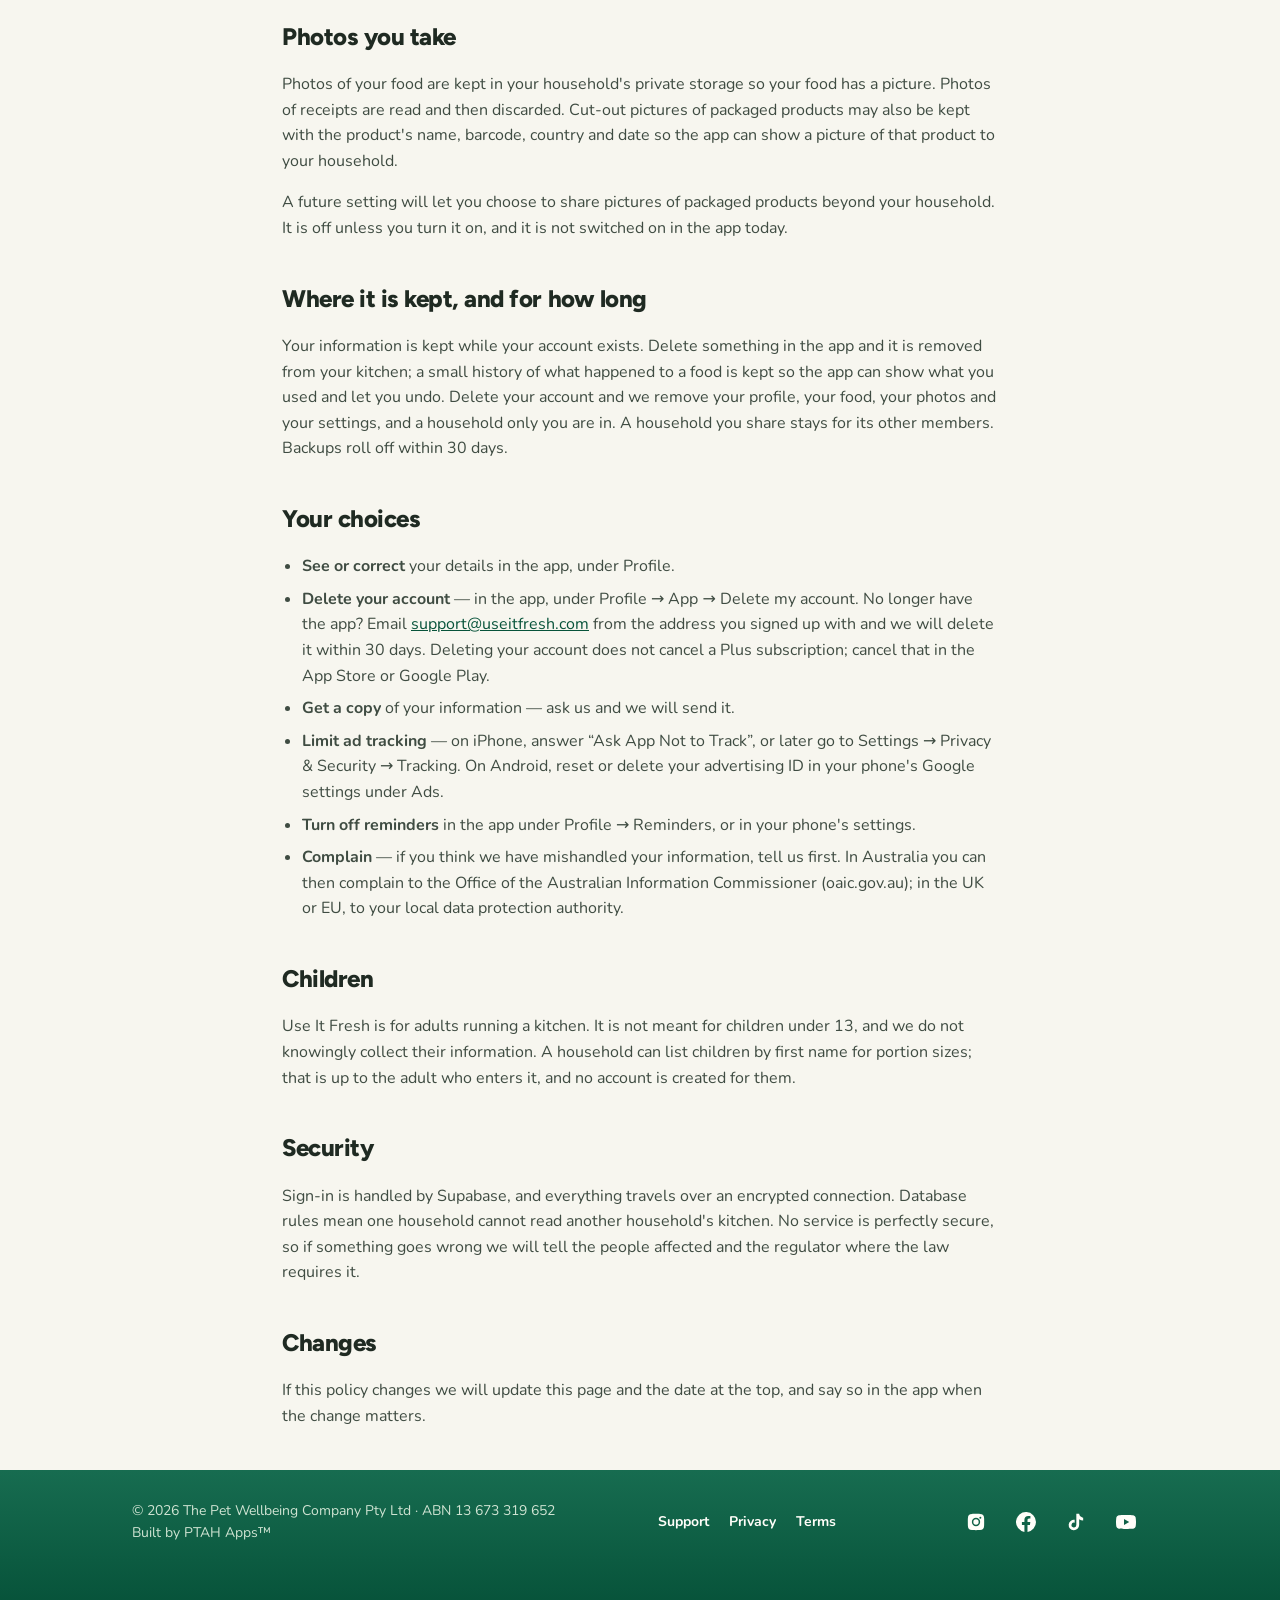
<file: privacy.html>
<!doctype html>
<html lang="en-AU">
<head>
<meta charset="utf-8">
<meta name="viewport" content="width=device-width, initial-scale=1">
<title>Privacy policy — Use It Fresh</title>
<meta name="description" content="What Use It Fresh collects, why, who it is shared with, and how to get it deleted.">
<link rel="icon" href="symbol-color.svg">
<link rel="preconnect" href="https://fonts.googleapis.com">
<link rel="preconnect" href="https://fonts.gstatic.com" crossorigin>
<link rel="stylesheet" href="https://fonts.googleapis.com/css2?family=Figtree:wght@600;700;800&family=Nunito:wght@400;600;700&family=IBM+Plex+Mono:wght@500;600&display=swap">
<link rel="stylesheet" href="style.css?v=20261019082431">
</head>
<body>

<header class="top">
  <div class="wrap">
    <a class="brand" href="home.html"><img class="logo" src="horizontal-color.svg" alt="Use It Fresh" width="183" height="50"></a>
    <nav class="nav">
      <a href="home.html">Home</a>
      <a href="support.html">Support</a>
      <a href="privacy.html" aria-current="page">Privacy</a>
      <a href="terms.html">Terms</a>
    </nav>
  </div>
</header>

<main class="wrap prose">
  <h1 style="margin-top:36px">Privacy policy</h1>
  <p class="updated">Last updated 23 November 2026 · applies to the Use It Fresh app and this website</p>

  <div class="callout">
    <b>In short.</b> Use It Fresh keeps the food you add, the photos you take of it, and the settings you choose. It is used to run the app for you and your household — nothing else. We do not sell your information. If you came to us from an ad, Meta or TikTok learns that the app was installed and opened, so we can see which ads work; on iPhone you decide whether that may use your phone's advertising ID. You can ask for your account and everything in it to be deleted at any time.
  </div>

  <h2>Who we are</h2>
  <p>Use It Fresh is run by <b>THE PET WELLBEING COMPANY PTY LTD (ACN 673 319 652, ABN 13 673 319 652)</b> in Australia. For anything about privacy, write to <a href="mailto:support@useitfresh.com">support@useitfresh.com</a>.</p>

  <h2>What we collect</h2>
  <div class="t-scroll">
    <table>
      <thead><tr><th>What</th><th>Why</th></tr></thead>
      <tbody>
        <tr><td><b>Your account</b><br>Email address, and your password held only as an encrypted value. If you sign in with Apple or Google, the identifier and email they pass on.</td><td>To sign you in and keep your kitchen yours.</td></tr>
        <tr><td><b>Your profile</b><br>Display name, profile photo if you add one, units (metric or imperial), country, diet preferences and allergies you enter.</td><td>To show your name and photo, to show amounts the way you like, and to leave foods out of meal ideas.</td></tr>
        <tr><td><b>Your household</b><br>The household you create or join, who else is in it, and its invite code.</td><td>So a household shares one kitchen, shopping list and plans.</td></tr>
        <tr><td><b>Your food</b><br>Food names, amounts, where they are kept, dates you enter or we estimate, barcodes, and what happened to each food (used, thrown out, put back, frozen).</td><td>To run the kitchen: dates, reminders, meal ideas and your used-versus-wasted history.</td></tr>
        <tr><td><b>Photos you take</b><br>Photos of food, of a shelf, and of a receipt, plus pictures found from a barcode.</td><td>To read what is in them, and to show a picture of your food. Receipt photos are read and not kept.</td></tr>
        <tr><td><b>Receipts and prices</b><br>Shop name, where and when you shopped, the lines on the receipt and their prices.</td><td>Receipt history and weekly budgets. Card numbers are never read or stored.</td></tr>
        <tr><td><b>Meal plans and recipes</b><br>What you planned, what you cooked, what you marked eaten, recipes you keep or write, and any nutrition targets you set.</td><td>To plan your week and, if you turn it on, show calories and protein.</td></tr>
        <tr><td><b>What you like (Plus)</b><br>Which meals you keep, plan, cook, eat, skip or swap out, anything you tell us to start with (cuisines, cooking time, spice), and a short plain-words summary made from them.</td><td>To lean your meal ideas towards what you enjoy. Only you can see it; you can remove parts of it or reset it in Profile → What we've learned, and it is deleted with your account.</td></tr>
        <tr><td><b>Settings</b><br>Reminder preferences, picture preferences, and your plan (free or Plus).</td><td>To do what you asked, and to unlock Plus features.</td></tr>
        <tr><td><b>Subscriptions</b><br>Whether you have Plus, which plan, when it renews, and the store's purchase record. We never see your card or payment details: Apple and Google take the payment.</td><td>To unlock Plus for your household and restore it on a new phone.</td></tr>
        <tr><td><b>Ad measurement</b><br>That the app was installed and opened, your phone's advertising ID (on iPhone only if you allow tracking), and basic device details such as the model, system version and IP address. No food, photos, name or email.</td><td>To learn which ad, if any, led to an install, so we spend on the ads that work.</td></tr>
        <tr><td><b>Technical</b><br>Ordinary server logs kept by our hosting provider, such as the time of a request and an IP address.</td><td>To keep the service running and secure.</td></tr>
      </tbody>
    </table>
  </div>
  <p>We do not collect your location, contacts, calendar or health data. The app asks for the camera, your photo library and notifications only when you use a feature that needs them, and you can refuse.</p>

  <h2>Who it is shared with</h2>
  <p>Only the services that make the app work:</p>
  <ul>
    <li><b>Supabase</b> — our database, sign-in, file storage and server functions. Everything above is stored there, in Supabase's Seoul, South Korea region.</li>
    <li><b>RevenueCat</b> — manages Plus subscriptions. It receives an ID for your account (not your name or email) and the purchase record from the App Store or Google Play, so the app knows whether Plus is on.</li>
    <li><b>Google (Gemini) and Anthropic (Claude)</b> — the AI services that read photos and suggest meals; each request goes to one of them. Photos of food, shelves and receipts are sent to be read, along with the food names in your kitchen when you ask for meal ideas. On Plus, the meals you tend to choose or turn down are sent too, to write your taste summary and lean your ideas towards it; no name or email goes with them. They process them only to answer the request.</li>
    <li><b>Meta and TikTok</b> — measure installs from their ads, as described under Ad measurement above. Their tools in the app receive the advertising ID (on iPhone only if you allow tracking), device details and that the app was installed and opened, under Meta's and TikTok's own privacy policies.</li>
    <li><b>Open Food Facts</b> — when you scan a barcode or look for a product picture, that barcode or product name and your chosen country are sent to them. Nothing about you is sent.</li>
    <li><b>OneSignal</b> — delivers notifications to the other people in your household, for example when someone plans a meal or adds to the shopping list. It receives an ID for your account (not your name or email) and the words of the notification, which can include a first name and a food.</li>
    <li><b>Resend</b> — sends the emails your account needs, such as confirming your address or resetting your password. It receives your email address and that email.</li>
    <li><b>Apple and Google</b> — if you choose to sign in with them, and when you buy Plus through the App Store or Google Play; payment is handled entirely by them.</li>
  </ul>
  <p>Your household's food, photos, lists and plans are visible to the other members of that household. That is the point of a shared kitchen, so only join a household you trust.</p>
  <p>Some of these services store or process information outside Australia, including in South Korea and the United States. We use them only to run the app, under their own security and privacy commitments.</p>
  <p>We do not sell your information. The only advertising tools in the app are Meta's and TikTok's install measurement described above, and we never send them your food, photos, name or email.</p>
  <p>This website (useitfresh.com) uses Cloudflare Web Analytics to count visits and page views. It sets no cookies, does not track you across other sites, and does not identify you.</p>

  <h2>Photos you take</h2>
  <p>Photos of your food are kept in your household's private storage so your food has a picture. Photos of receipts are read and then discarded. Cut-out pictures of packaged products may also be kept with the product's name, barcode, country and date so the app can show a picture of that product to your household.</p>
  <p>A future setting will let you choose to share pictures of packaged products beyond your household. It is off unless you turn it on, and it is not switched on in the app today.</p>

  <h2>Where it is kept, and for how long</h2>
  <p>Your information is kept while your account exists. Delete something in the app and it is removed from your kitchen; a small history of what happened to a food is kept so the app can show what you used and let you undo. Delete your account and we remove your profile, your food, your photos and your settings, and a household only you are in. A household you share stays for its other members. Backups roll off within 30 days.</p>

  <h2>Your choices</h2>
  <ul>
    <li><b>See or correct</b> your details in the app, under Profile.</li>
    <li><b>Delete your account</b> — in the app, under Profile → App → Delete my account. No longer have the app? Email <a href="mailto:support@useitfresh.com">support@useitfresh.com</a> from the address you signed up with and we will delete it within 30 days. Deleting your account does not cancel a Plus subscription; cancel that in the App Store or Google Play.</li>
    <li><b>Get a copy</b> of your information — ask us and we will send it.</li>
    <li><b>Limit ad tracking</b> — on iPhone, answer “Ask App Not to Track”, or later go to Settings → Privacy &amp; Security → Tracking. On Android, reset or delete your advertising ID in your phone's Google settings under Ads.</li>
    <li><b>Turn off reminders</b> in the app under Profile → Reminders, or in your phone's settings.</li>
    <li><b>Complain</b> — if you think we have mishandled your information, tell us first. In Australia you can then complain to the Office of the Australian Information Commissioner (oaic.gov.au); in the UK or EU, to your local data protection authority.</li>
  </ul>

  <h2>Children</h2>
  <p>Use It Fresh is for adults running a kitchen. It is not meant for children under 13, and we do not knowingly collect their information. A household can list children by first name for portion sizes; that is up to the adult who enters it, and no account is created for them.</p>

  <h2>Security</h2>
  <p>Sign-in is handled by Supabase, and everything travels over an encrypted connection. Database rules mean one household cannot read another household's kitchen. No service is perfectly secure, so if something goes wrong we will tell the people affected and the regulator where the law requires it.</p>

  <h2>Changes</h2>
  <p>If this policy changes we will update this page and the date at the top, and say so in the app when the change matters.</p>

</main>

<footer>
  <div class="wrap">
    <span class="legal">© 2026 The Pet Wellbeing Company Pty Ltd · ABN&nbsp;13&nbsp;673&nbsp;319&nbsp;652<br>Built by PTAH Apps™</span>
    <span>
      <a href="support.html">Support</a>
      <a href="privacy.html">Privacy</a>
      <a href="terms.html">Terms</a>
    </span>
    <span class="social">
      <a href="https://www.instagram.com/useitfresh/" target="_blank" rel="noopener" aria-label="Use It Fresh on Instagram" title="Instagram"><svg viewBox="0 0 24 24" width="20" height="20" fill="currentColor" aria-hidden="true"><path d="M12 2.2c3.2 0 3.6 0 4.8.1 3.3.1 4.8 1.7 4.9 4.9.1 1.3.1 1.6.1 4.8s0 3.6-.1 4.8c-.1 3.2-1.7 4.8-4.9 4.9-1.3.1-1.6.1-4.8.1s-3.6 0-4.8-.1c-3.3-.1-4.8-1.7-4.9-4.9C2.2 15.6 2.2 15.2 2.2 12s0-3.6.1-4.8C2.4 3.9 3.9 2.4 7.2 2.3c1.2-.1 1.6-.1 4.8-.1zM12 7a5 5 0 1 0 0 10 5 5 0 0 0 0-10zm0 8.2a3.2 3.2 0 1 1 0-6.4 3.2 3.2 0 0 1 0 6.4zm5.2-9.6a1.2 1.2 0 1 0 0 2.4 1.2 1.2 0 0 0 0-2.4z"/></svg></a>
      <a href="https://www.facebook.com/useitfresh" target="_blank" rel="noopener" aria-label="Use It Fresh on Facebook" title="Facebook"><svg viewBox="0 0 24 24" width="20" height="20" fill="currentColor" aria-hidden="true"><path d="M24 12a12 12 0 1 0-13.9 11.9v-8.4H7.1V12h3V9.4c0-3 1.8-4.7 4.5-4.7 1.3 0 2.7.2 2.7.2v3h-1.5c-1.5 0-2 .9-2 1.9V12h3.4l-.5 3.5h-2.9v8.4A12 12 0 0 0 24 12z"/></svg></a>
      <a href="https://www.tiktok.com/@useitfresh" target="_blank" rel="noopener" aria-label="Use It Fresh on TikTok" title="TikTok"><svg viewBox="0 0 24 24" width="20" height="20" fill="currentColor" aria-hidden="true"><path d="M19.6 6.7a4.8 4.8 0 0 1-3.8-4.2V2h-3.4v13.7a2.9 2.9 0 1 1-2-2.8V9.4a6.3 6.3 0 1 0 5.4 6.3V8.7a8.2 8.2 0 0 0 4.8 1.5V6.8l-1-.1z"/></svg></a>
      <a href="https://www.youtube.com/@UseItFresh" target="_blank" rel="noopener" aria-label="Use It Fresh on YouTube" title="YouTube"><svg viewBox="0 0 24 24" width="20" height="20" fill="currentColor" aria-hidden="true"><path d="M23.5 6.2a3 3 0 0 0-2.1-2.1C19.5 3.6 12 3.6 12 3.6s-7.5 0-9.4.5A3 3 0 0 0 .5 6.2 31 31 0 0 0 0 12a31 31 0 0 0 .5 5.8 3 3 0 0 0 2.1 2.1c1.9.5 9.4.5 9.4.5s7.5 0 9.4-.5a3 3 0 0 0 2.1-2.1A31 31 0 0 0 24 12a31 31 0 0 0-.5-5.8zM9.6 15.6V8.4l6.3 3.6-6.3 3.6z"/></svg></a>
    </span>
  </div>
</footer>

<!-- Cloudflare Web Analytics: counts visits to this website, no cookies (13 Oct 2026) --><script defer src="https://static.cloudflareinsights.com/beacon.min.js" data-cf-beacon='{"token": "96a02cd5fb584765b3b1d1bc43d276f2"}'></script><!-- End Cloudflare Web Analytics -->
</body>
</html>
</file>
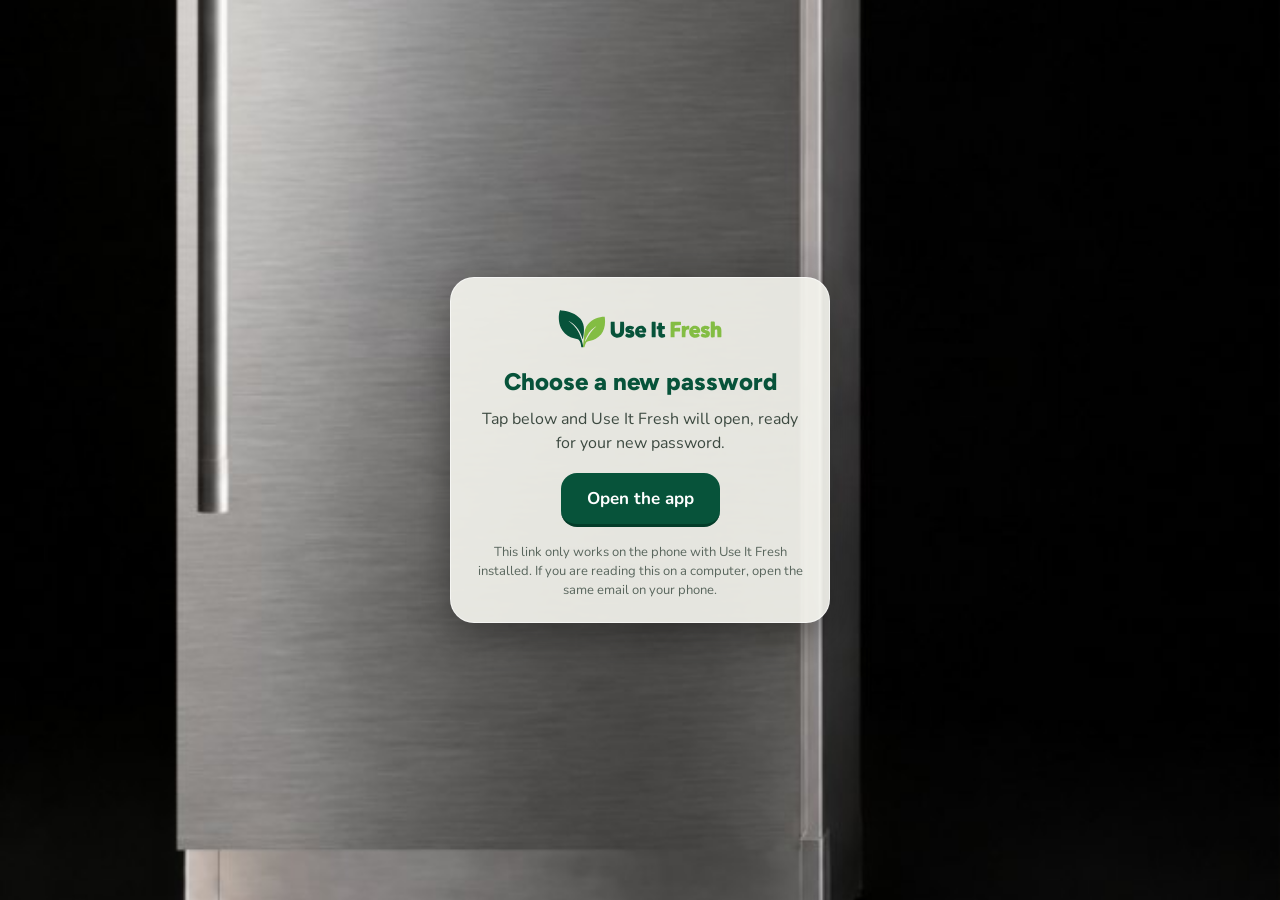
<file: reset-password.html>
<!doctype html>
<html lang="en">
<head>
<meta charset="utf-8">
<meta name="viewport" content="width=device-width,initial-scale=1">
<title>Reset your password — Use It Fresh</title>
<meta name="robots" content="noindex">
<link rel="icon" href="symbol-color.svg">
<link rel="preconnect" href="https://fonts.googleapis.com">
<link rel="preconnect" href="https://fonts.gstatic.com" crossorigin>
<link rel="stylesheet" href="https://fonts.googleapis.com/css2?family=Figtree:wght@700;800&family=Nunito:wght@400;600;700&display=swap">
<style>
  /* A password reset link lands here and is handed to the app, which asks for
     the new password (owner, 19 Sep 2026). No keys, nothing stored. */
  * { box-sizing: border-box; }
  html, body { height: 100%; }
  body { margin: 0; background: #0c100e; color: #202c24; font-family: Nunito, "Segoe UI", Helvetica, Arial, sans-serif;
         display: flex; align-items: center; justify-content: center; padding-inline: 16px; padding-block: 24px;
         background-image: url("intro/fridge-closed.jpg"); background-size: cover; background-position: center; }
  .card { width: 100%; max-width: 380px; background: rgba(247, 247, 240, 0.9); border: 1px solid rgba(255, 255, 255, 0.6);
          border-radius: 24px; padding: 28px 22px 22px; text-align: center; box-shadow: 0 12px 40px rgba(0, 0, 0, 0.35); }
  .card img { width: 170px; height: auto; display: block; margin: 0 auto 16px; }
  h1 { font-family: Figtree, "Segoe UI", sans-serif; font-weight: 800; font-size: 24px; line-height: 1.2; color: #07533a; margin: 0 0 10px; text-wrap: balance; }
  p { margin: 0 0 18px; font-size: 16px; line-height: 1.5; color: #3d4a41; }
  a.button { display: inline-block; background: #07533a; color: #fff; text-decoration: none; font-weight: 700; font-size: 17px;
             padding: 14px 26px; border-radius: 16px; border-bottom: 3px solid #033c29; }
  a.button:focus-visible { outline: 3px solid #8fd1a7; outline-offset: 3px; }
  small { display: block; margin-top: 16px; font-size: 13px; line-height: 1.45; color: #59665d; }
</style>
</head>
<body>
<main class="card">
  <img src="horizontal-color.svg" alt="Use It Fresh">
  <h1>Choose a new password</h1>
  <p>Tap below and Use It Fresh will open, ready for your new password.</p>
  <a class="button" id="open" href="useitfresh://useitfresh.com/update-password">Open the app</a>
  <small id="hint">This link only works on the phone with Use It Fresh installed.
    If you are reading this on a computer, open the same email on your phone.</small>
</main>
<script>
  // Hand the whole link (the one-time code after ? or #) to the app.
  //
  // This page used to jump straight at the app with location.replace. On a
  // phone with the app installed that is seamless; anywhere else — a laptop, a
  // phone without the app, a reviewer's emulator — the jump fails and leaves a
  // blank window, so password recovery looked broken to everybody who opened
  // their email on a computer (found 28 Sep 2026).
  //
  // Now the page always renders, and only a phone is sent onward.
  (function () {
    var target = "useitfresh://useitfresh.com/update-password" +
      window.location.search + window.location.hash;
    document.getElementById("open").setAttribute("href", target);

    var onPhone = /Android|iPhone|iPad|iPod/i.test(navigator.userAgent);
    if (!onPhone) return;

    // Leave the page up. If the app is there it takes over; if it is not,
    // the reader still has something to read and a button to press.
    setTimeout(function () { window.location.href = target; }, 400);
  })();
</script>
<!-- Cloudflare Web Analytics: counts visits to this website, no cookies (13 Oct 2026) --><script defer src="https://static.cloudflareinsights.com/beacon.min.js" data-cf-beacon='{"token": "96a02cd5fb584765b3b1d1bc43d276f2"}'></script><!-- End Cloudflare Web Analytics -->
</body>
</html>
</file>
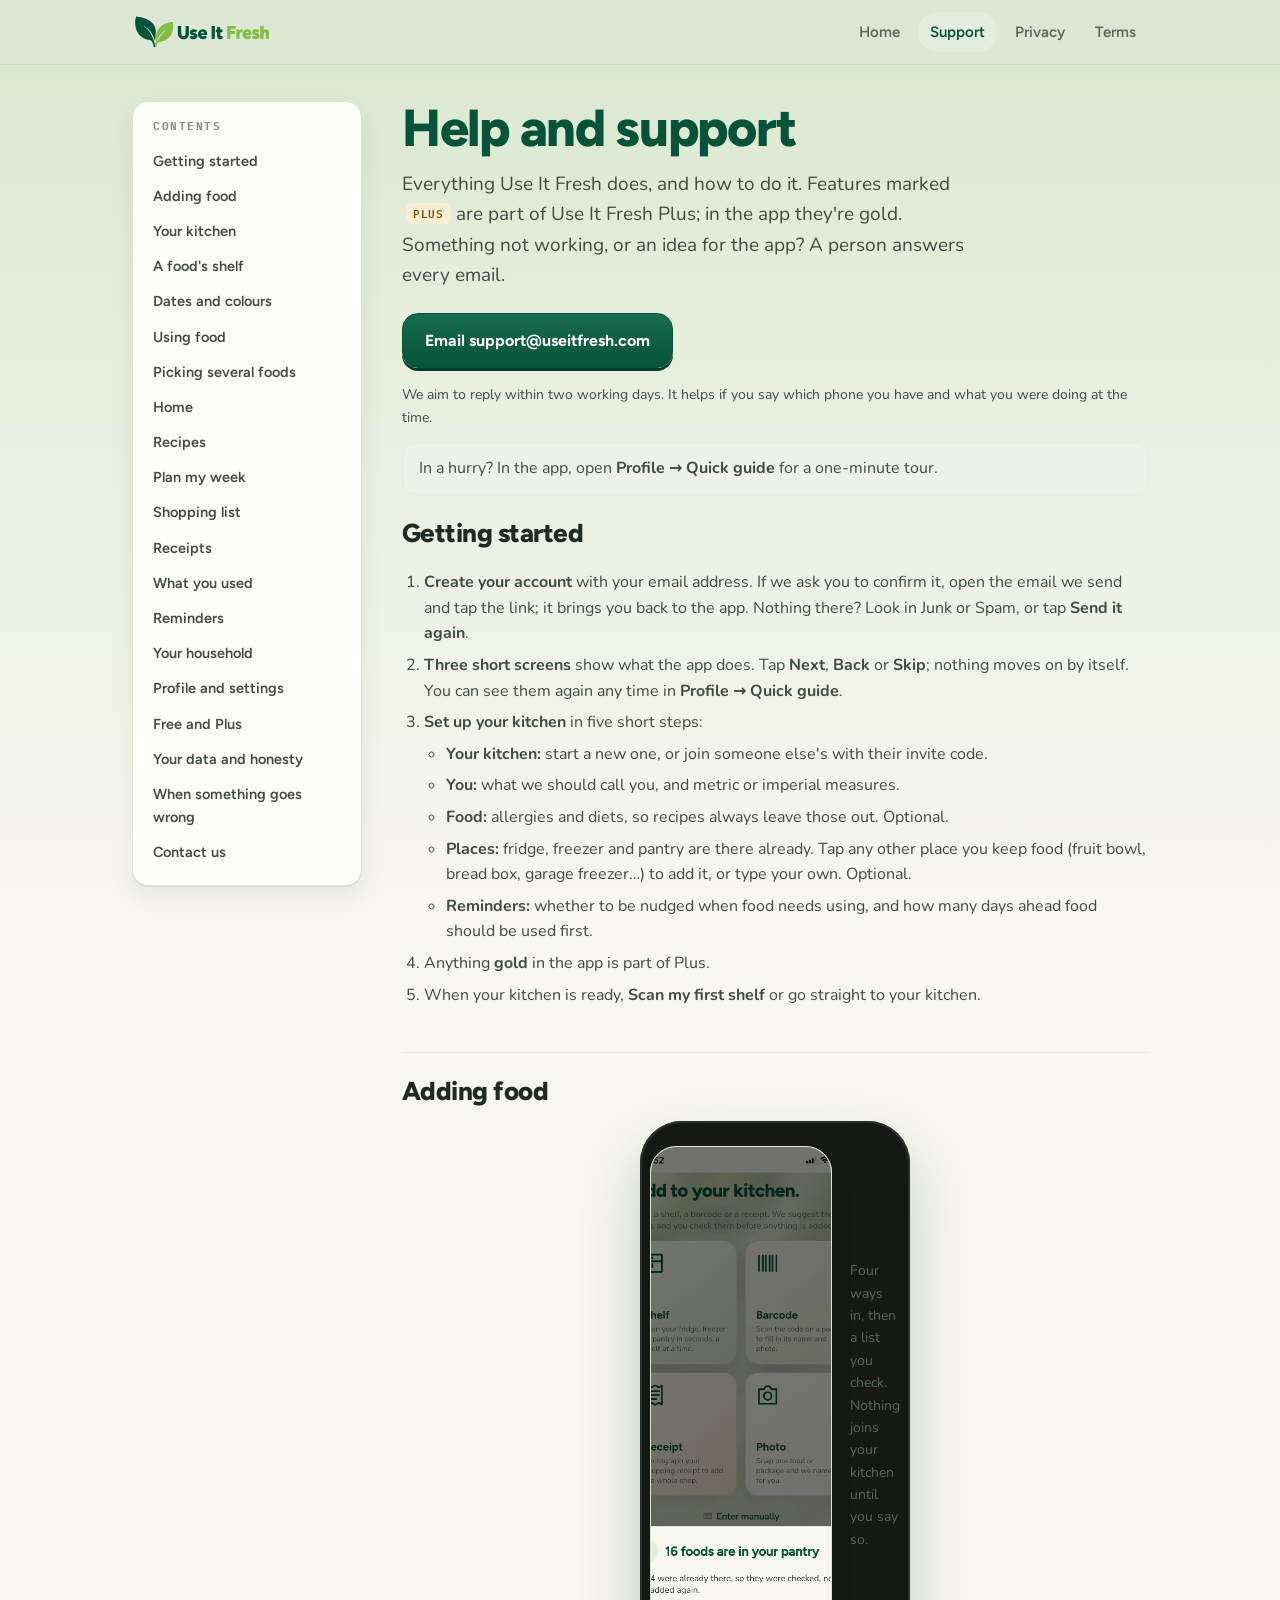
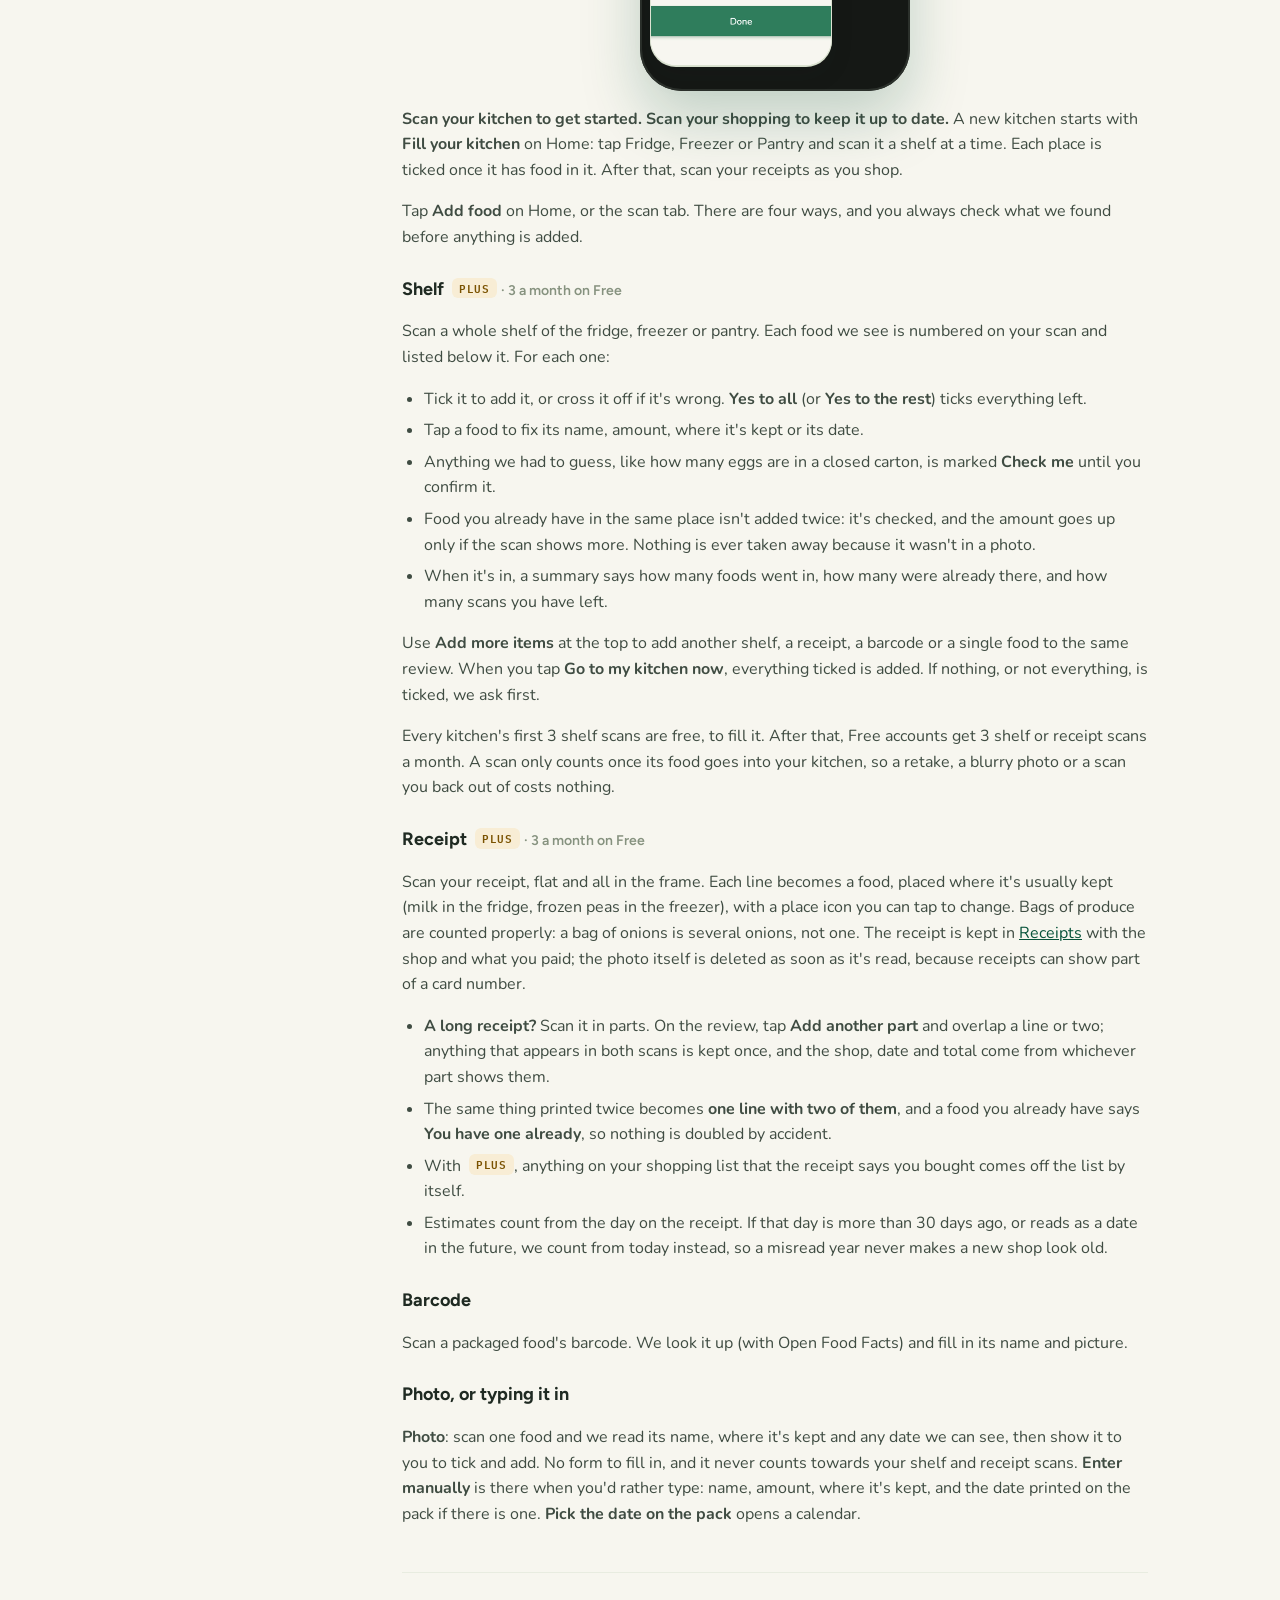
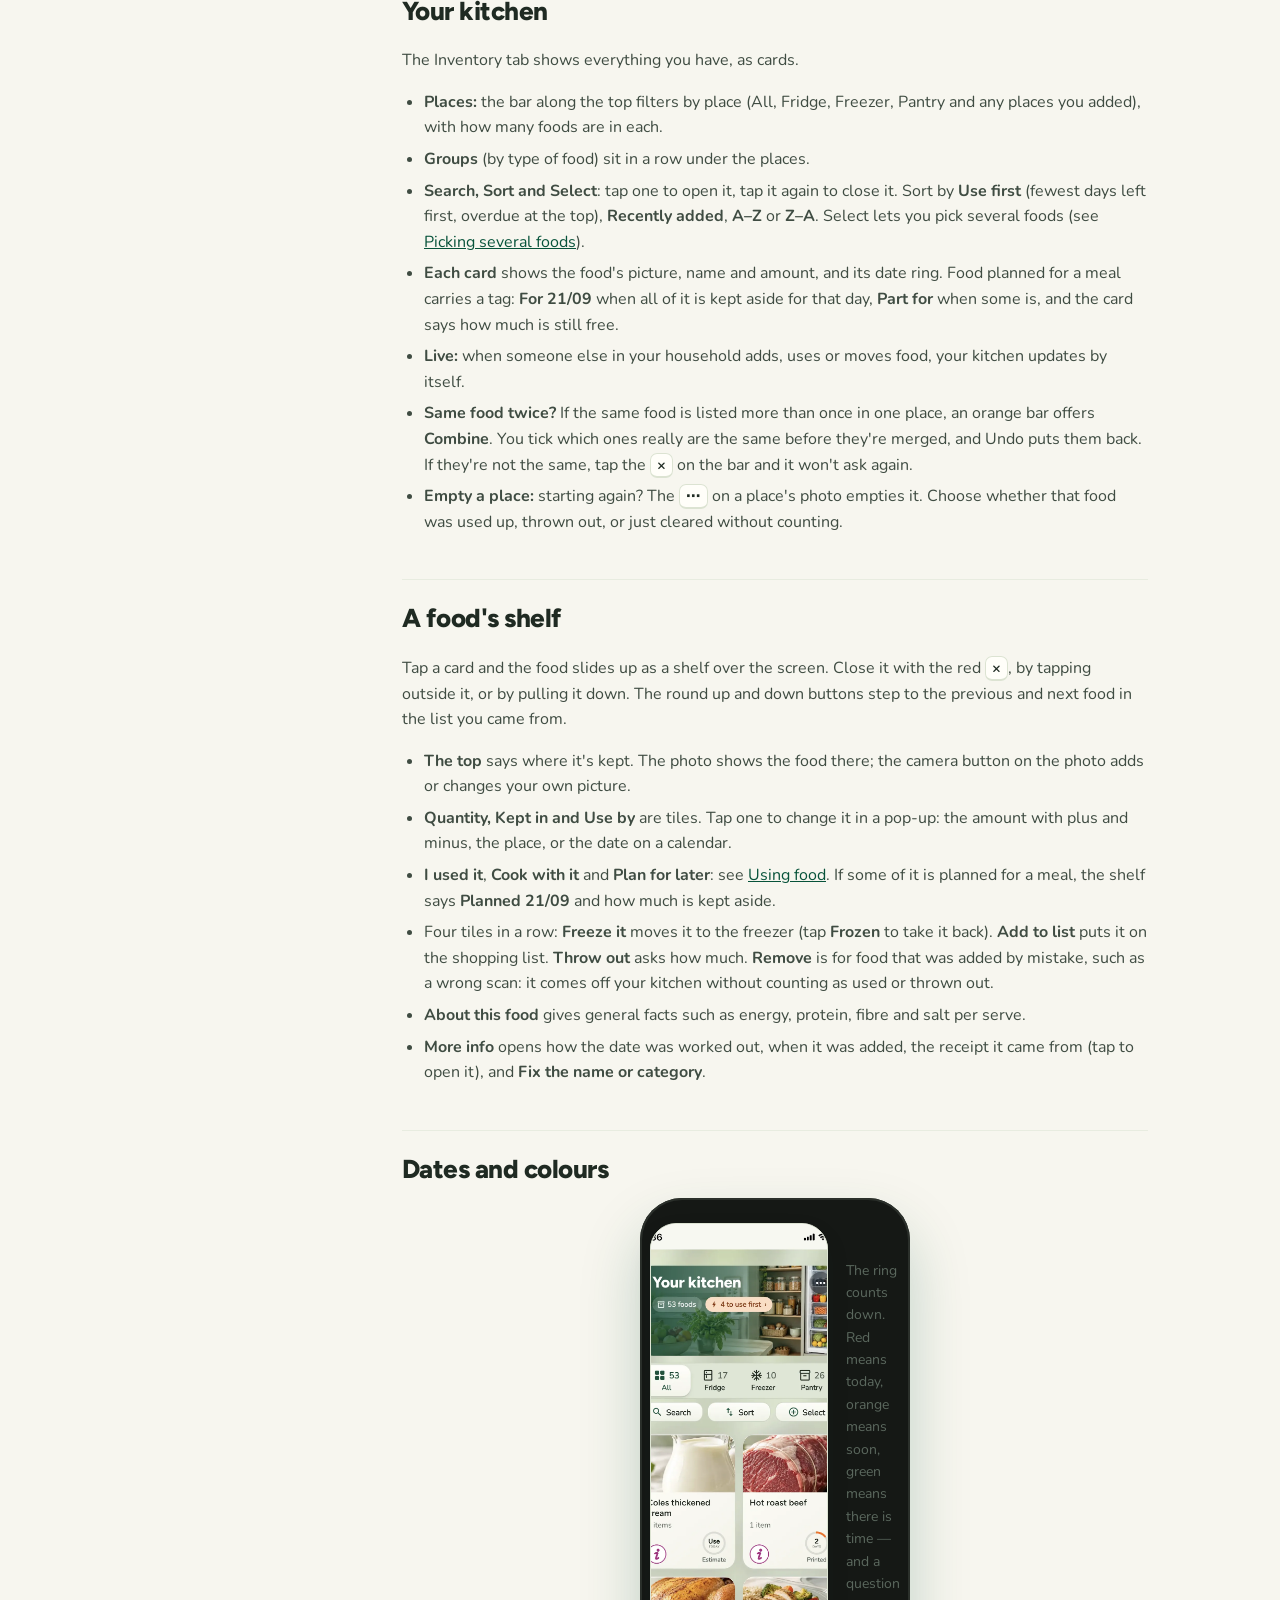
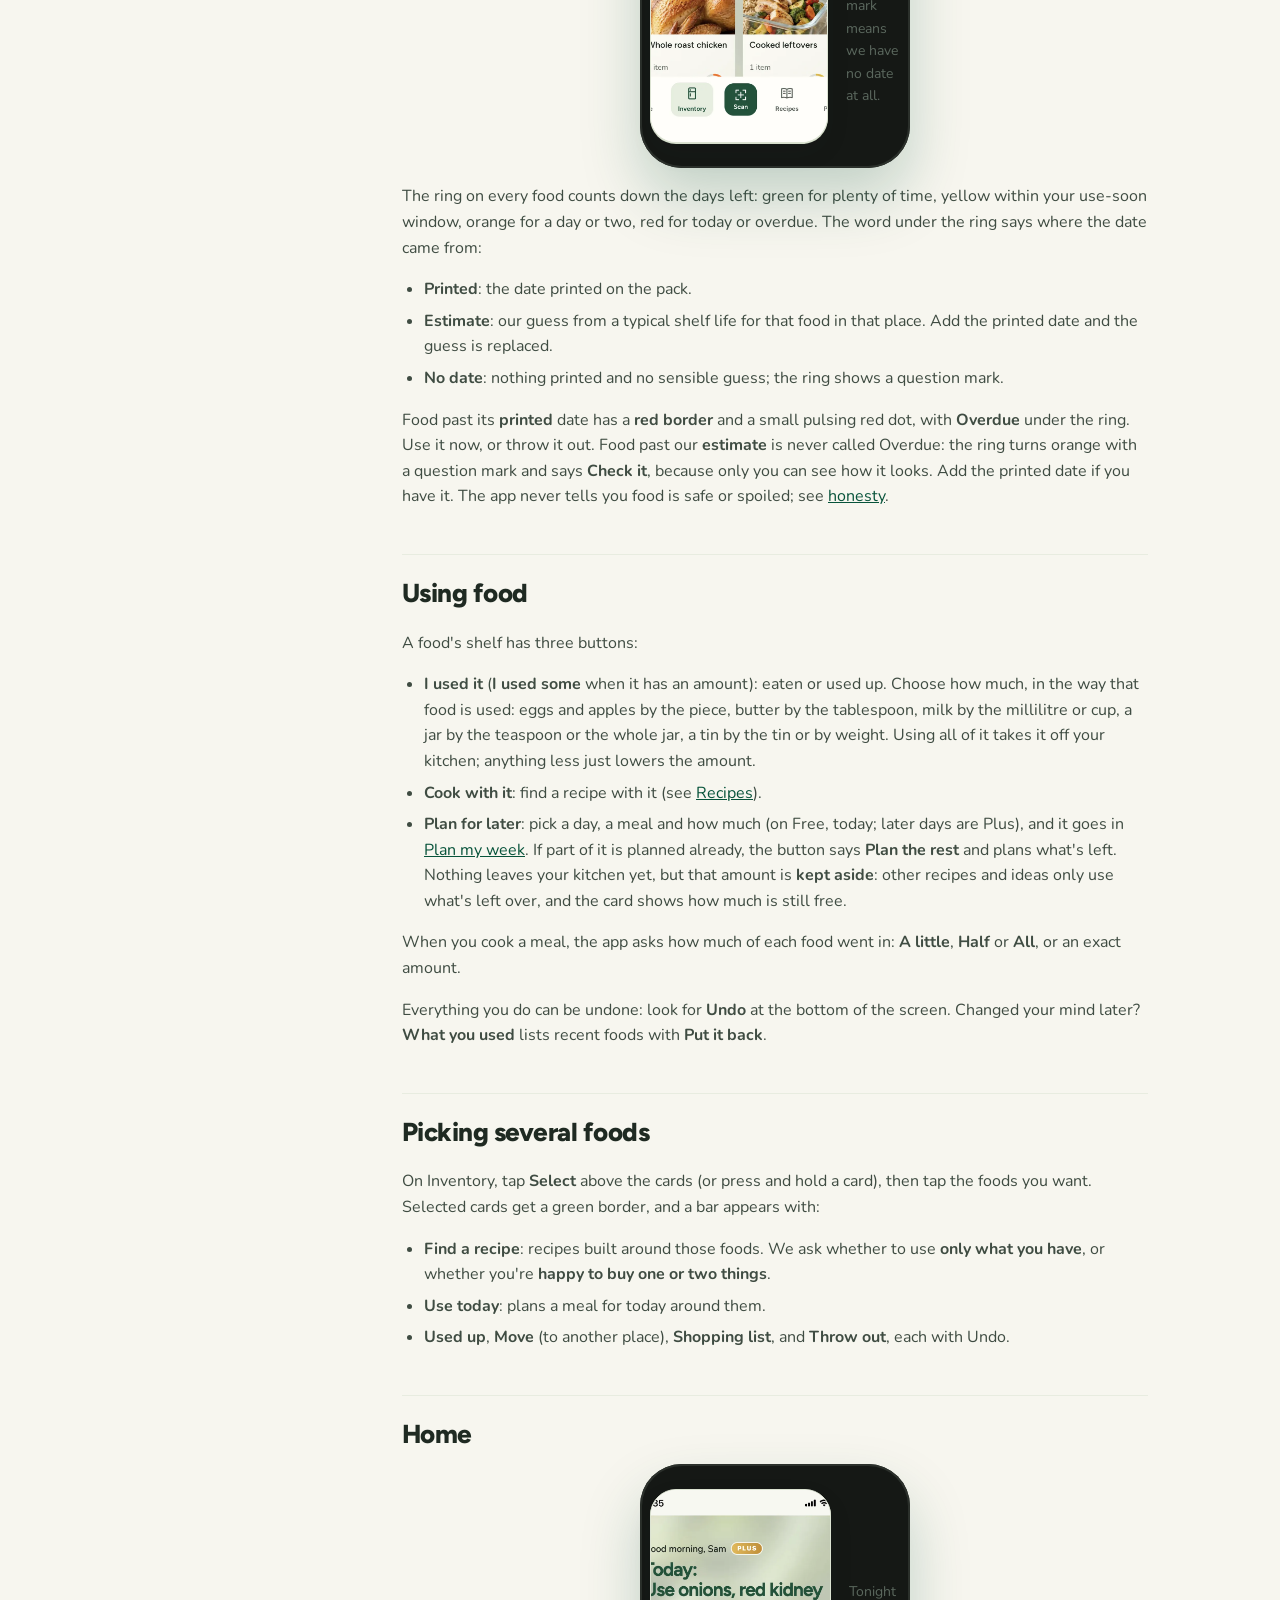
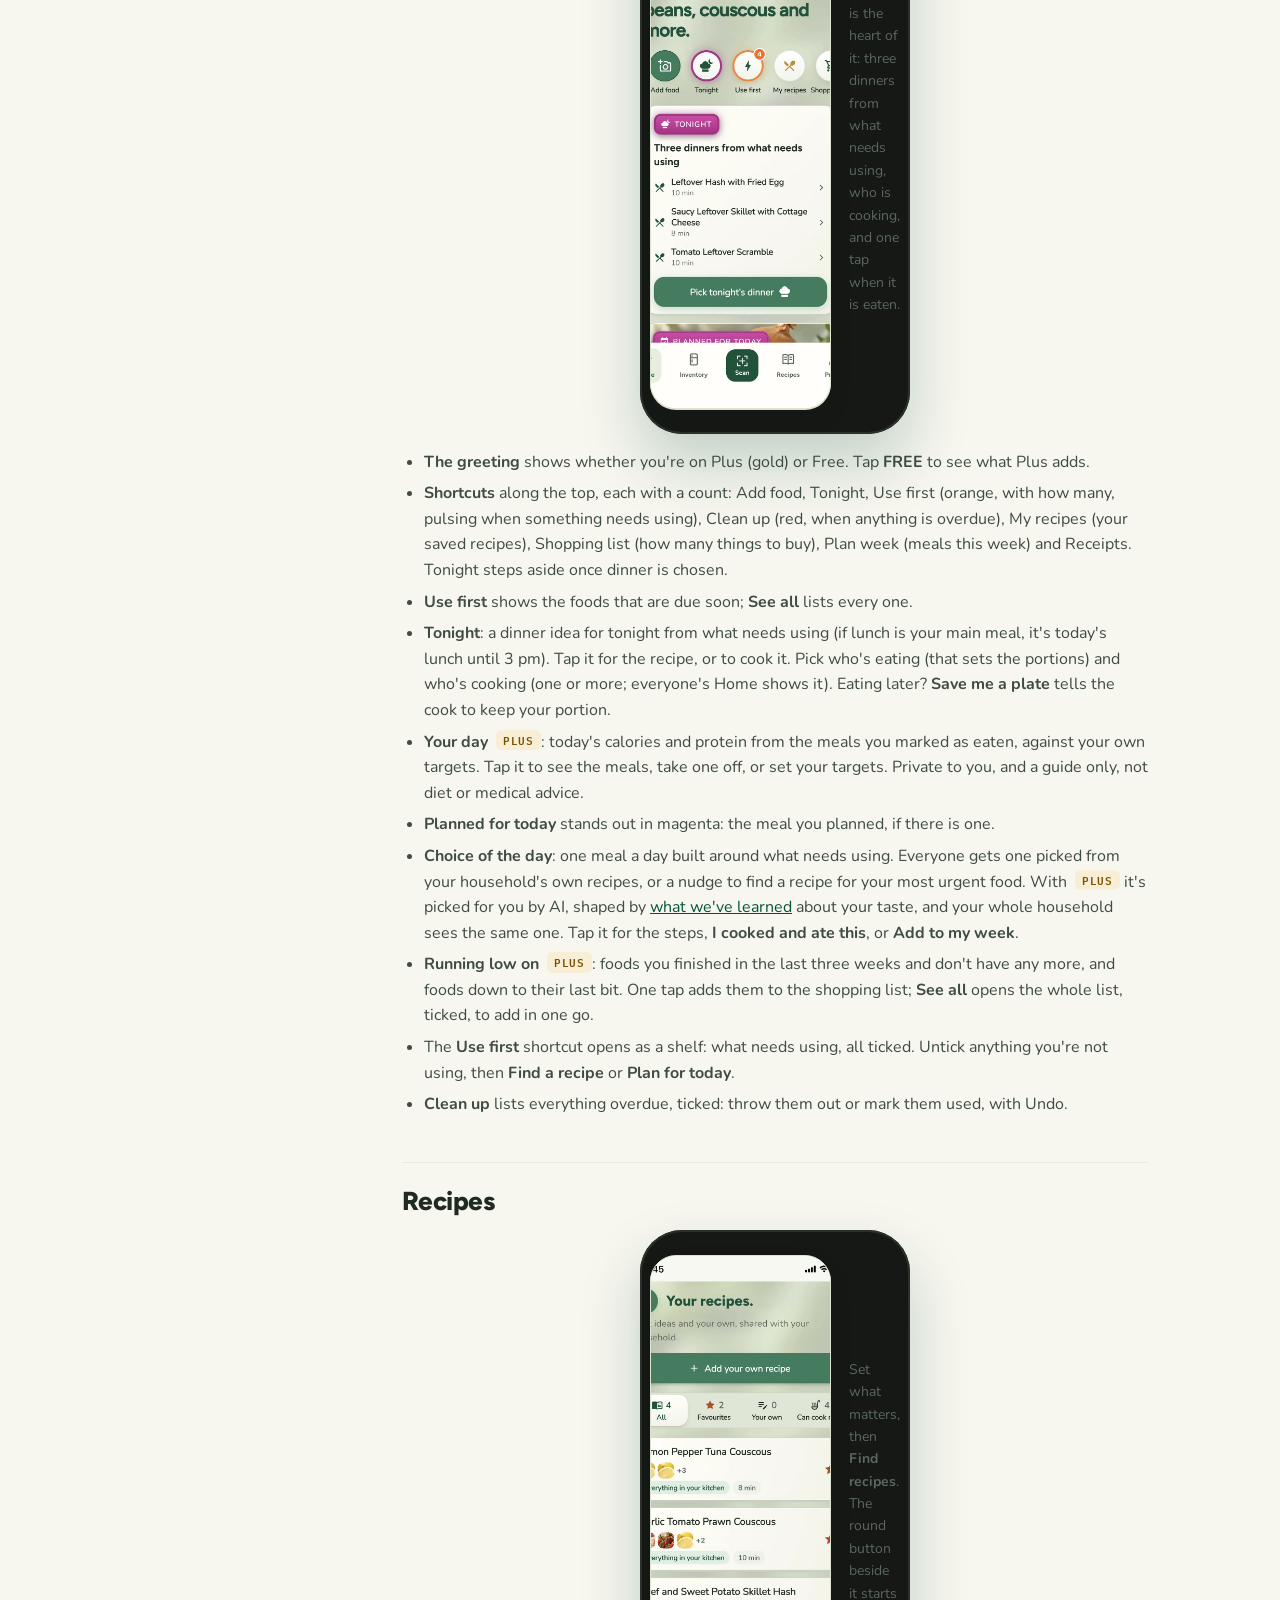
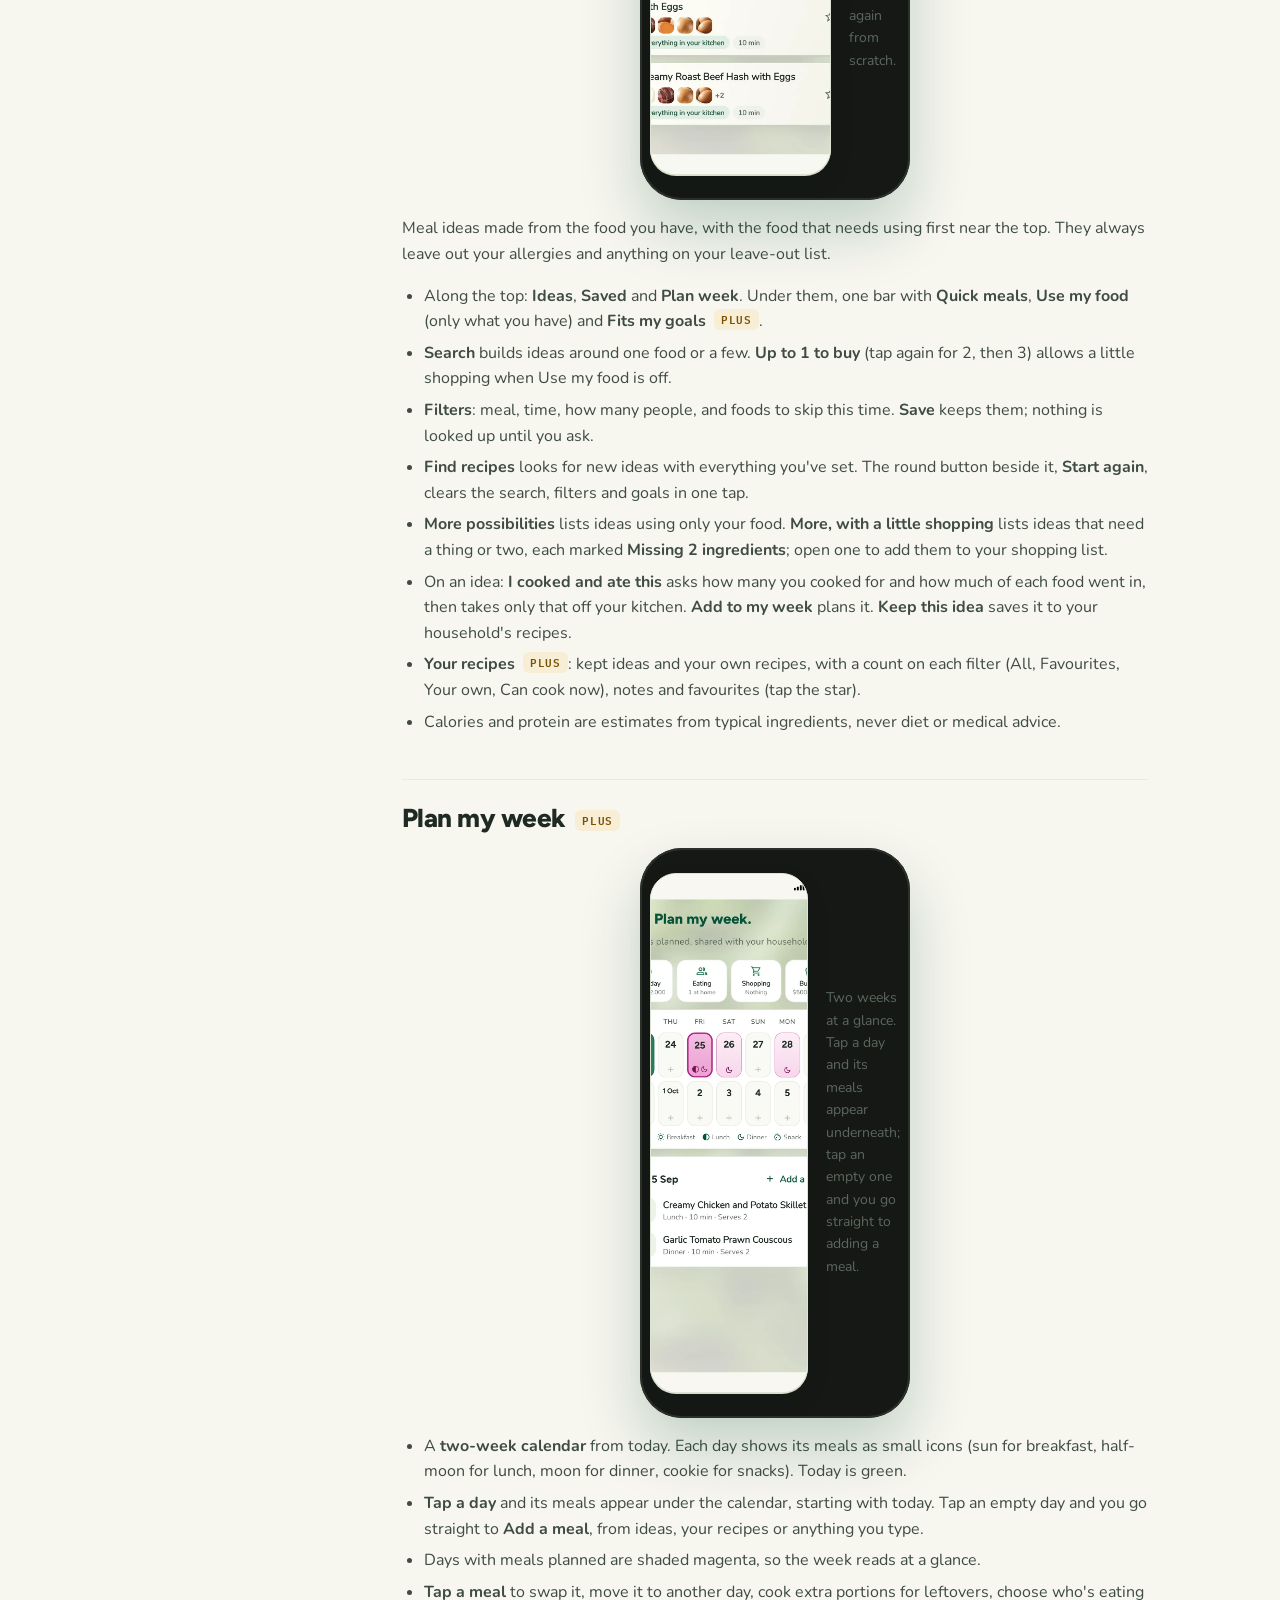
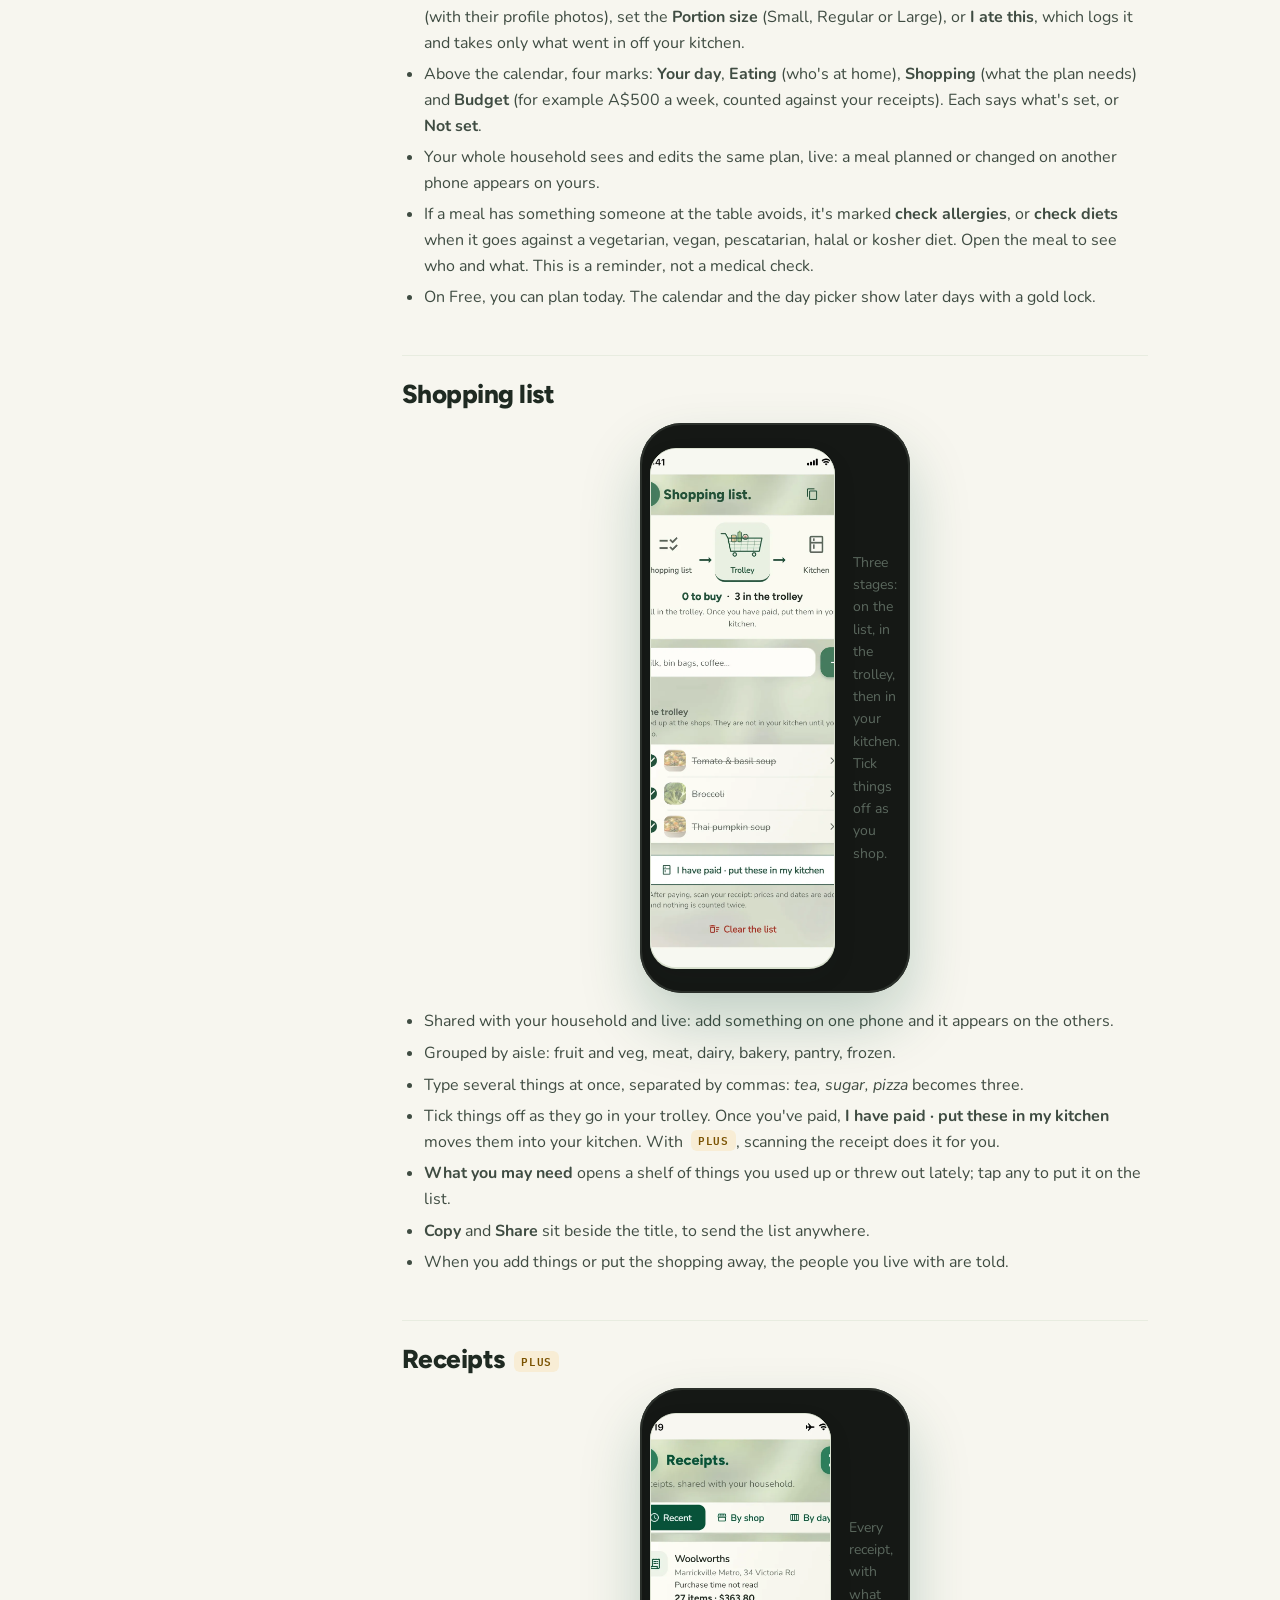
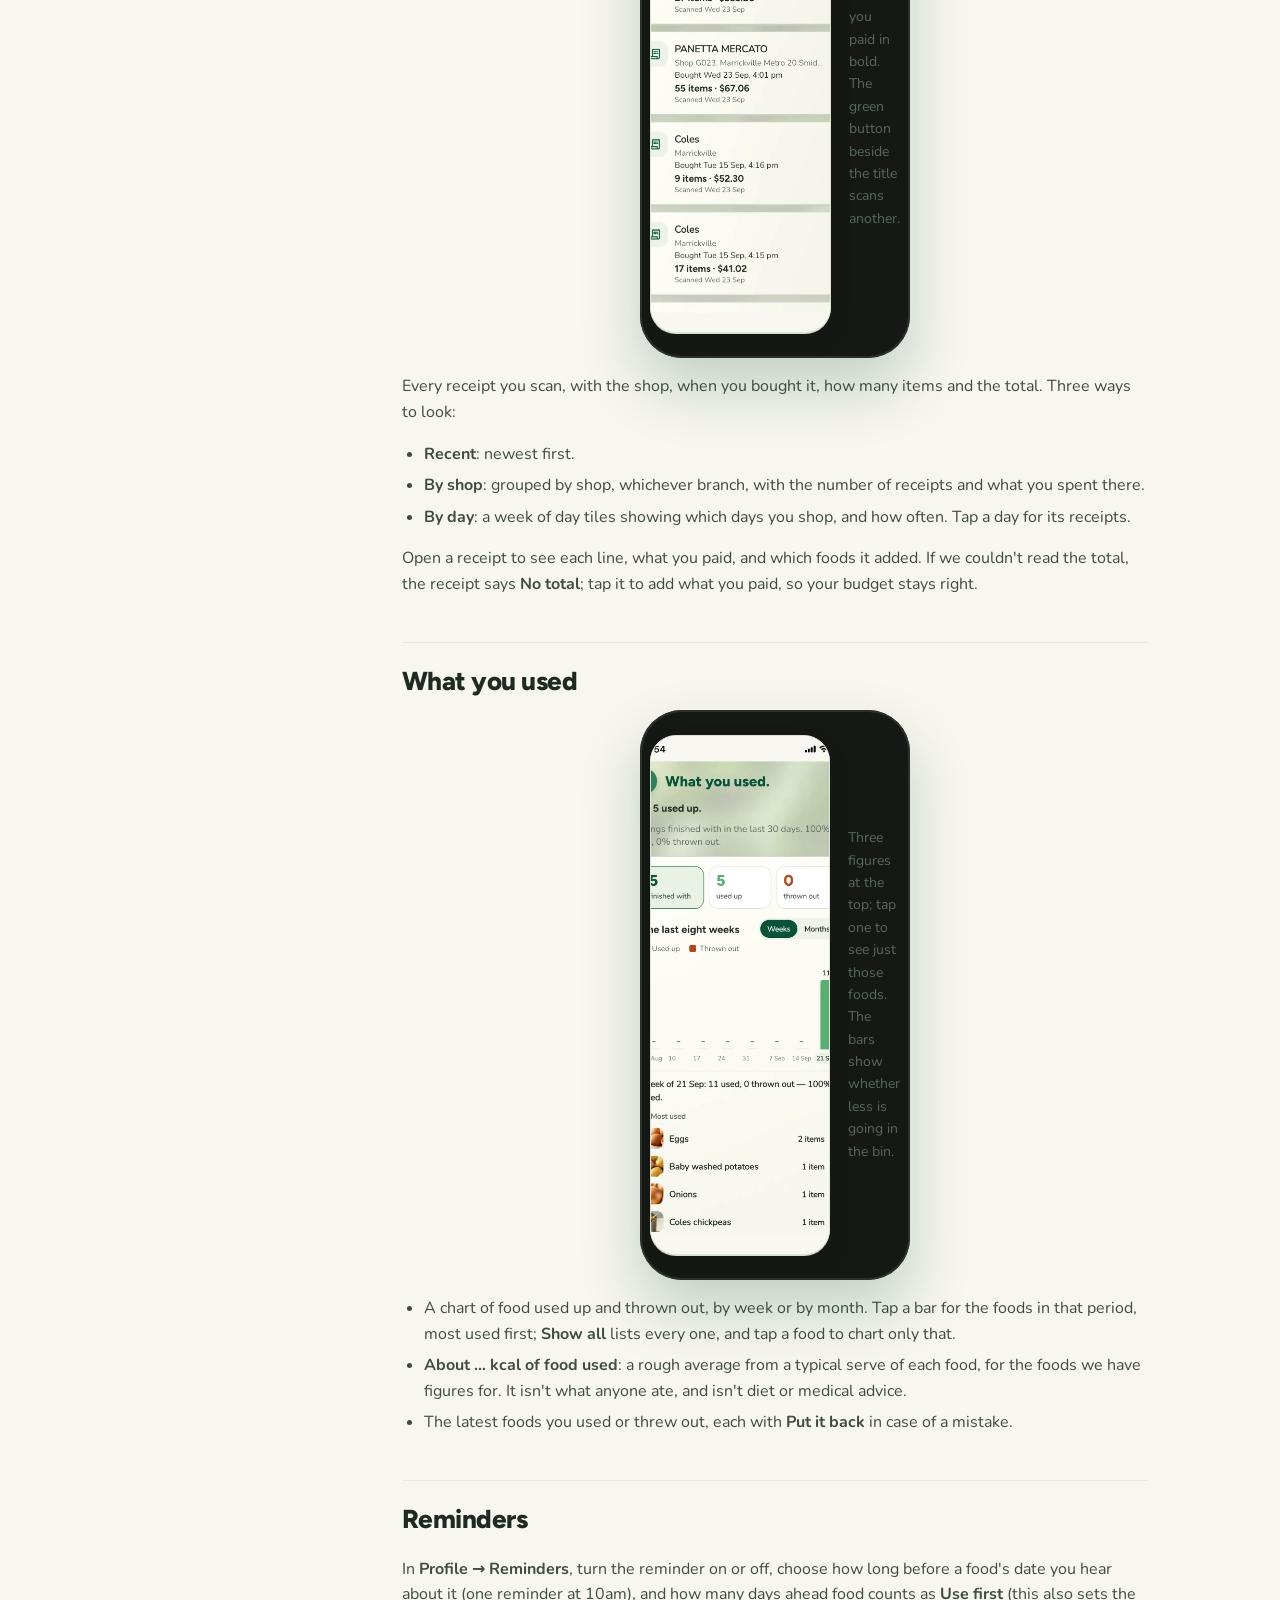
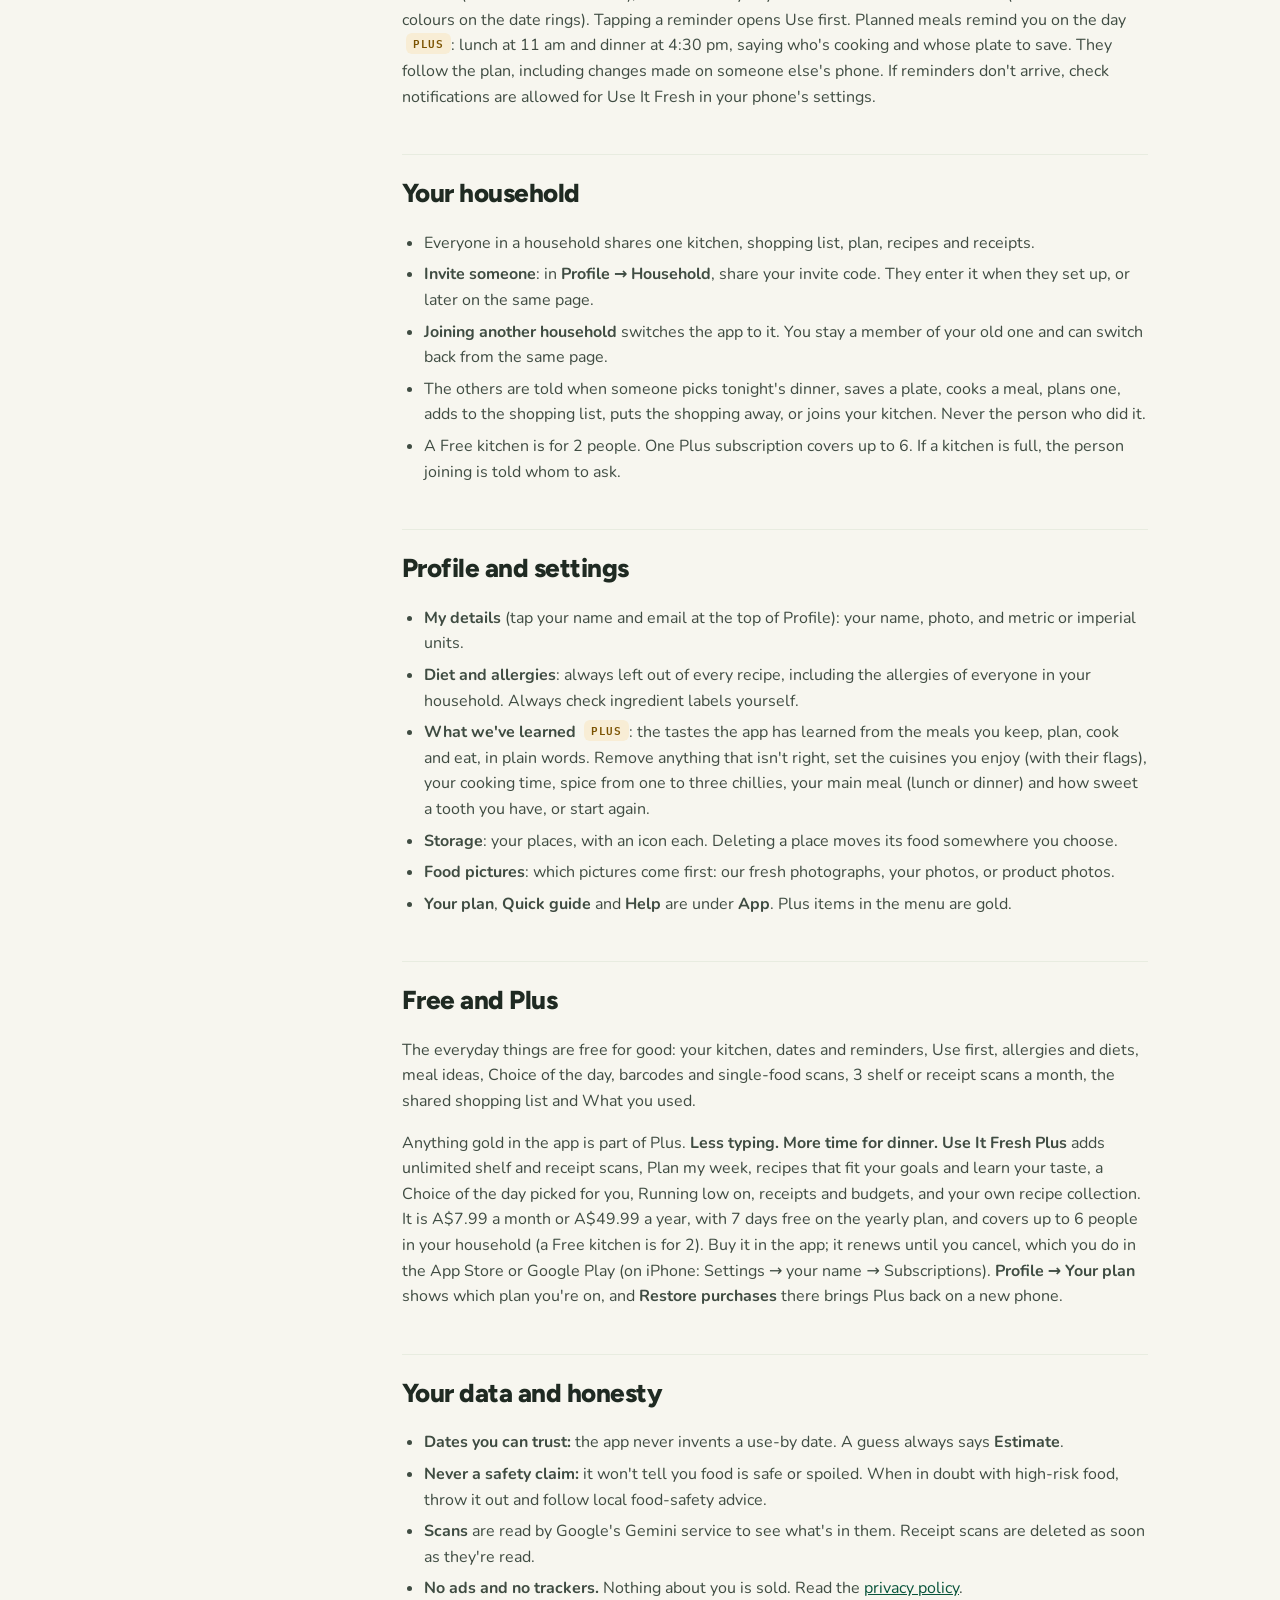
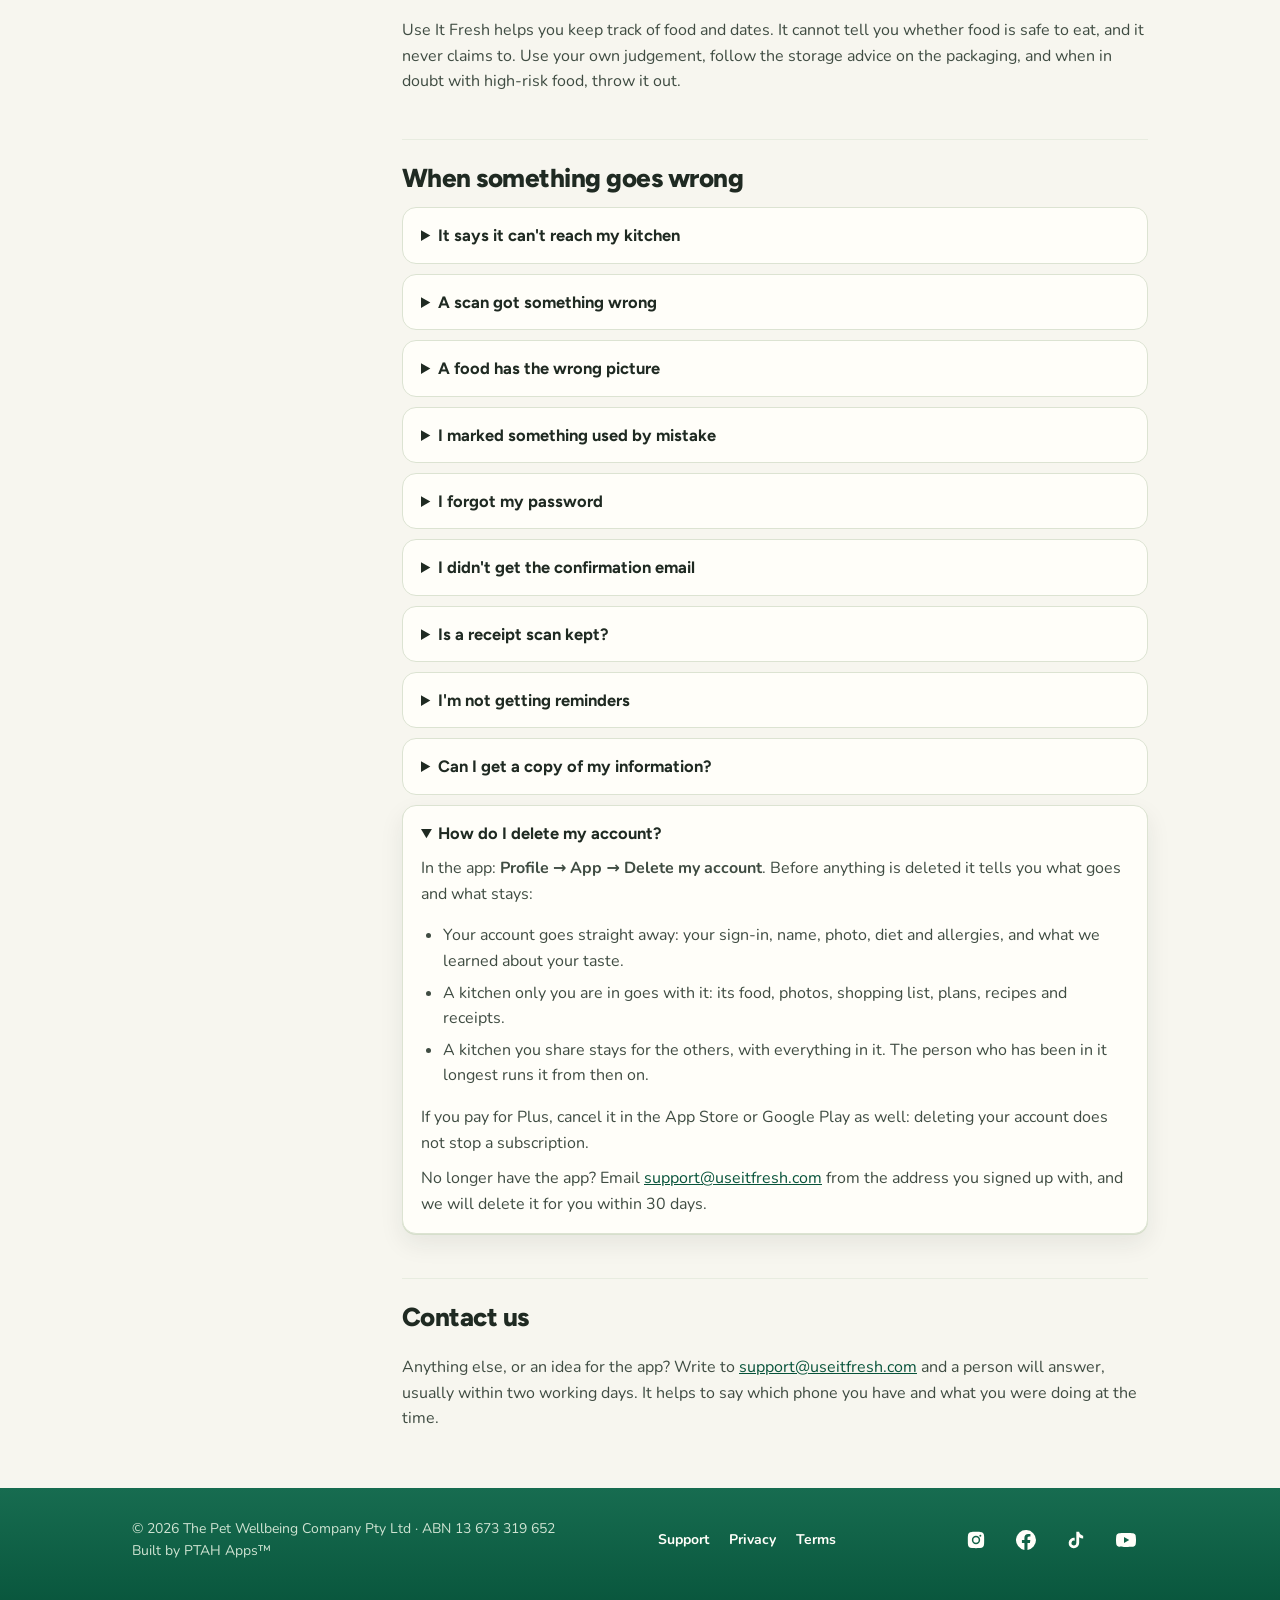
<file: support.html>
<!doctype html>
<html lang="en-AU">
<head>
<meta charset="utf-8">
<meta name="viewport" content="width=device-width, initial-scale=1">
<title>Help and support — Use It Fresh</title>
<meta name="description" content="How to use Use It Fresh, every feature and Use It Fresh Plus, and how to reach us.">
<link rel="icon" href="symbol-color.svg">
<link rel="preconnect" href="https://fonts.googleapis.com">
<link rel="preconnect" href="https://fonts.gstatic.com" crossorigin>
<link rel="stylesheet" href="https://fonts.googleapis.com/css2?family=Figtree:wght@600;700;800&family=Nunito:wght@400;600;700&family=IBM+Plex+Mono:wght@500;600&display=swap">
<link rel="stylesheet" href="style.css?v=20261019082431">
  <style>
  /* Help: a contents column beside the guide on wide screens. */
  .help { display:grid; grid-template-columns:230px 1fr; gap:40px; align-items:start; padding-top:36px; }
  .toc { position:sticky; top:84px; background:var(--surface); border:1px solid var(--line);
         border-radius:16px; padding:14px 12px; box-shadow:var(--shadow); max-height:calc(100vh - 110px); overflow:auto; }
  .toc b { display:block; font-family:var(--f-mono); font-size:11px; letter-spacing:.14em; text-transform:uppercase;
           color:var(--ink-faint); margin:2px 8px 8px; }
  .toc a { display:block; text-decoration:none; color:var(--ink-mid); font-family:var(--f-display); font-weight:600;
           font-size:14.5px; padding:6px 8px; border-radius:9px; }
  .toc a:hover { background:var(--forest-wash); color:var(--forest); }
  .guide { max-width:760px; min-width:0; }
  .guide h2 { scroll-margin-top:84px; font-size:26px; margin:44px 0 8px; padding-top:18px; border-top:1px solid var(--line-soft); }
  .guide h2:first-of-type { border-top:none; padding-top:0; margin-top:18px; }
  .guide h3 { font-size:18px; margin:24px 0 6px; }
  .guide p, .guide li { color:var(--ink-mid); }
  .guide ul, .guide ol { padding-left:22px; }
  .guide li { margin:6px 0; }
  .plus { display:inline-block; font-family:var(--f-mono); font-size:10.5px; font-weight:600; letter-spacing:.06em;
          padding:2px 7px; border-radius:6px; background:var(--gold-wash); color:#7A5200; vertical-align:2px; margin-left:4px; }
  .tip { background:var(--sunk); border:1px solid var(--line-soft); border-radius:14px; padding:12px 16px; margin:14px 0; }
  .tip p { margin:0; }
  kbd { font-family:var(--f-body); font-weight:700; background:var(--surface); border:1px solid var(--line);
        border-bottom-width:2px; border-radius:7px; padding:1px 6px; font-size:.92em; color:var(--ink); }
  @media (max-width: 860px) {
    .help { grid-template-columns:1fr; gap:18px; }
    .toc { position:static; max-height:none; }
    .toc a { display:inline-block; }
  }
</style>
</head>
<body>

<header class="top">
  <div class="wrap">
    <a class="brand" href="home.html"><img class="logo" src="horizontal-color.svg" alt="Use It Fresh" width="183" height="50"></a>
    <nav class="nav">
      <a href="home.html">Home</a>
      <a href="support.html" aria-current="page">Support</a>
      <a href="privacy.html">Privacy</a>
      <a href="terms.html">Terms</a>
    </nav>
  </div>
</header>

<main class="wrap">
  <div class="help">
    <nav class="toc" aria-label="Help contents">
      <b>Contents</b>
      <a href="#start">Getting started</a>
      <a href="#add">Adding food</a>
      <a href="#kitchen">Your kitchen</a>
      <a href="#food">A food's shelf</a>
      <a href="#dates">Dates and colours</a>
      <a href="#use">Using food</a>
      <a href="#pick">Picking several foods</a>
      <a href="#home">Home</a>
      <a href="#recipes">Recipes</a>
      <a href="#plan">Plan my week</a>
      <a href="#shopping">Shopping list</a>
      <a href="#receipts">Receipts</a>
      <a href="#used">What you used</a>
      <a href="#reminders">Reminders</a>
      <a href="#household">Your household</a>
      <a href="#profile">Profile and settings</a>
      <a href="#plus">Free and Plus</a>
      <a href="#privacy">Your data and honesty</a>
      <a href="#trouble">When something goes wrong</a>
      <a href="#contact">Contact us</a>
    </nav>

    <article class="guide">
      <h1>Help and support</h1>
      <p class="lede">Everything Use It Fresh does, and how to do it. Features marked <span class="plus">PLUS</span> are part of Use It Fresh Plus; in the app they're gold. Something not working, or an idea for the app? A person answers every email.</p>
      <p><a class="btn" href="mailto:support@useitfresh.com?subject=Use%20It%20Fresh%20support">Email support@useitfresh.com</a></p>
      <p class="note">We aim to reply within two working days. It helps if you say which phone you have and what you were doing at the time.</p>
      <div class="tip"><p>In a hurry? In the app, open <b>Profile → Quick guide</b> for a one-minute tour.</p></div>

      <h2 id="start">Getting started</h2>
      <ol>
        <li><b>Create your account</b> with your email address. If we ask you to confirm it, open the email we send and tap the link; it brings you back to the app. Nothing there? Look in Junk or Spam, or tap <b>Send it again</b>.</li>
        <li><b>Three short screens</b> show what the app does. Tap <b>Next</b>, <b>Back</b> or <b>Skip</b>; nothing moves on by itself. You can see them again any time in <b>Profile → Quick guide</b>.</li>
        <li><b>Set up your kitchen</b> in five short steps:
          <ul>
            <li><b>Your kitchen:</b> start a new one, or join someone else's with their invite code.</li>
            <li><b>You:</b> what we should call you, and metric or imperial measures.</li>
            <li><b>Food:</b> allergies and diets, so recipes always leave those out. Optional.</li>
            <li><b>Places:</b> fridge, freezer and pantry are there already. Tap any other place you keep food (fruit bowl, bread box, garage freezer…) to add it, or type your own. Optional.</li>
            <li><b>Reminders:</b> whether to be nudged when food needs using, and how many days ahead food should be used first.</li>
          </ul>
        </li>
        <li>Anything <b>gold</b> in the app is part of Plus.</li>
        <li>When your kitchen is ready, <b>Scan my first shelf</b> or go straight to your kitchen.</li>
      </ol>

      <h2 id="add">Adding food</h2>
      <figure class="shot phone">
        <img src="media/help/add-food.webp" alt="Add to your kitchen: shelf, barcode, receipt and photo, with what is already in the pantry underneath." loading="lazy" decoding="async" width="460">
        <figcaption>Four ways in, then a list you check. Nothing joins your kitchen until you say so.</figcaption>
      </figure>
      <p><b>Scan your kitchen to get started. Scan your shopping to keep it up to date.</b> A new kitchen starts with <b>Fill your kitchen</b> on Home: tap Fridge, Freezer or Pantry and scan it a shelf at a time. Each place is ticked once it has food in it. After that, scan your receipts as you shop.</p>
      <p>Tap <b>Add food</b> on Home, or the scan tab. There are four ways, and you always check what we found before anything is added.</p>
      <h3>Shelf <span class="plus">PLUS</span> <span class="note" style="font-weight:600">· 3 a month on Free</span></h3>
      <p>Scan a whole shelf of the fridge, freezer or pantry. Each food we see is numbered on your scan and listed below it. For each one:</p>
      <ul>
        <li>Tick it to add it, or cross it off if it's wrong. <b>Yes to all</b> (or <b>Yes to the rest</b>) ticks everything left.</li>
        <li>Tap a food to fix its name, amount, where it's kept or its date.</li>
        <li>Anything we had to guess, like how many eggs are in a closed carton, is marked <b>Check me</b> until you confirm it.</li>
        <li>Food you already have in the same place isn't added twice: it's checked, and the amount goes up only if the scan shows more. Nothing is ever taken away because it wasn't in a photo.</li>
        <li>When it's in, a summary says how many foods went in, how many were already there, and how many scans you have left.</li>
      </ul>
      <p>Use <b>Add more items</b> at the top to add another shelf, a receipt, a barcode or a single food to the same review. When you tap <b>Go to my kitchen now</b>, everything ticked is added. If nothing, or not everything, is ticked, we ask first.</p>
      <p>Every kitchen's first 3 shelf scans are free, to fill it. After that, Free accounts get 3 shelf or receipt scans a month. A scan only counts once its food goes into your kitchen, so a retake, a blurry photo or a scan you back out of costs nothing.</p>
      <h3>Receipt <span class="plus">PLUS</span> <span class="note" style="font-weight:600">· 3 a month on Free</span></h3>
      <p>Scan your receipt, flat and all in the frame. Each line becomes a food, placed where it's usually kept (milk in the fridge, frozen peas in the freezer), with a place icon you can tap to change. Bags of produce are counted properly: a bag of onions is several onions, not one. The receipt is kept in <a href="#receipts">Receipts</a> with the shop and what you paid; the photo itself is deleted as soon as it's read, because receipts can show part of a card number.</p>
      <ul>
        <li><b>A long receipt?</b> Scan it in parts. On the review, tap <b>Add another part</b> and overlap a line or two; anything that appears in both scans is kept once, and the shop, date and total come from whichever part shows them.</li>
        <li>The same thing printed twice becomes <b>one line with two of them</b>, and a food you already have says <b>You have one already</b>, so nothing is doubled by accident.</li>
        <li>With <span class="plus">PLUS</span>, anything on your shopping list that the receipt says you bought comes off the list by itself.</li>
        <li>Estimates count from the day on the receipt. If that day is more than 30 days ago, or reads as a date in the future, we count from today instead, so a misread year never makes a new shop look old.</li>
      </ul>
      <h3>Barcode</h3>
      <p>Scan a packaged food's barcode. We look it up (with Open Food Facts) and fill in its name and picture.</p>
      <h3>Photo, or typing it in</h3>
      <p><b>Photo</b>: scan one food and we read its name, where it's kept and any date we can see, then show it to you to tick and add. No form to fill in, and it never counts towards your shelf and receipt scans. <b>Enter manually</b> is there when you'd rather type: name, amount, where it's kept, and the date printed on the pack if there is one. <b>Pick the date on the pack</b> opens a calendar.</p>

      <h2 id="kitchen">Your kitchen</h2>
      <p>The Inventory tab shows everything you have, as cards.</p>
      <ul>
        <li><b>Places:</b> the bar along the top filters by place (All, Fridge, Freezer, Pantry and any places you added), with how many foods are in each.</li>
        <li><b>Groups</b> (by type of food) sit in a row under the places.</li>
        <li><b>Search, Sort and Select</b>: tap one to open it, tap it again to close it. Sort by <b>Use first</b> (fewest days left first, overdue at the top), <b>Recently added</b>, <b>A–Z</b> or <b>Z–A</b>. Select lets you pick several foods (see <a href="#pick">Picking several foods</a>).</li>
        <li><b>Each card</b> shows the food's picture, name and amount, and its date ring. Food planned for a meal carries a tag: <b>For 21/09</b> when all of it is kept aside for that day, <b>Part for</b> when some is, and the card says how much is still free.</li>
        <li><b>Live:</b> when someone else in your household adds, uses or moves food, your kitchen updates by itself.</li>
        <li><b>Same food twice?</b> If the same food is listed more than once in one place, an orange bar offers <b>Combine</b>. You tick which ones really are the same before they're merged, and Undo puts them back. If they're not the same, tap the <kbd>×</kbd> on the bar and it won't ask again.</li>
        <li><b>Empty a place:</b> starting again? The <kbd>⋯</kbd> on a place's photo empties it. Choose whether that food was used up, thrown out, or just cleared without counting.</li>
      </ul>

      <h2 id="food">A food's shelf</h2>
      <p>Tap a card and the food slides up as a shelf over the screen. Close it with the red <kbd>×</kbd>, by tapping outside it, or by pulling it down. The round up and down buttons step to the previous and next food in the list you came from.</p>
      <ul>
        <li><b>The top</b> says where it's kept. The photo shows the food there; the camera button on the photo adds or changes your own picture.</li>
        <li><b>Quantity, Kept in and Use by</b> are tiles. Tap one to change it in a pop-up: the amount with plus and minus, the place, or the date on a calendar.</li>
        <li><b>I used it</b>, <b>Cook with it</b> and <b>Plan for later</b>: see <a href="#use">Using food</a>. If some of it is planned for a meal, the shelf says <b>Planned 21/09</b> and how much is kept aside.</li>
        <li>Four tiles in a row: <b>Freeze it</b> moves it to the freezer (tap <b>Frozen</b> to take it back). <b>Add to list</b> puts it on the shopping list. <b>Throw out</b> asks how much. <b>Remove</b> is for food that was added by mistake, such as a wrong scan: it comes off your kitchen without counting as used or thrown out.</li>
        <li><b>About this food</b> gives general facts such as energy, protein, fibre and salt per serve.</li>
        <li><b>More info</b> opens how the date was worked out, when it was added, the receipt it came from (tap to open it), and <b>Fix the name or category</b>.</li>
      </ul>

      <h2 id="dates">Dates and colours</h2>
      <figure class="shot phone">
        <img src="media/help/dates.webp" alt="Your kitchen, each food with a ring showing the days it has left." loading="lazy" decoding="async" width="460">
        <figcaption>The ring counts down. Red means today, orange means soon, green means there is time &mdash; and a question mark means we have no date at all.</figcaption>
      </figure>
      <p>The ring on every food counts down the days left: green for plenty of time, yellow within your use-soon window, orange for a day or two, red for today or overdue. The word under the ring says where the date came from:</p>
      <ul>
        <li><b>Printed</b>: the date printed on the pack.</li>
        <li><b>Estimate</b>: our guess from a typical shelf life for that food in that place. Add the printed date and the guess is replaced.</li>
        <li><b>No date</b>: nothing printed and no sensible guess; the ring shows a question mark.</li>
      </ul>
      <p>Food past its <b>printed</b> date has a <b>red border</b> and a small pulsing red dot, with <b>Overdue</b> under the ring. Use it now, or throw it out. Food past our <b>estimate</b> is never called Overdue: the ring turns orange with a question mark and says <b>Check it</b>, because only you can see how it looks. Add the printed date if you have it. The app never tells you food is safe or spoiled; see <a href="#privacy">honesty</a>.</p>

      <h2 id="use">Using food</h2>
      <p>A food's shelf has three buttons:</p>
      <ul>
        <li><b>I used it</b> (<b>I used some</b> when it has an amount): eaten or used up. Choose how much, in the way that food is used: eggs and apples by the piece, butter by the tablespoon, milk by the millilitre or cup, a jar by the teaspoon or the whole jar, a tin by the tin or by weight. Using all of it takes it off your kitchen; anything less just lowers the amount.</li>
        <li><b>Cook with it</b>: find a recipe with it (see <a href="#recipes">Recipes</a>).</li>
        <li><b>Plan for later</b>: pick a day, a meal and how much (on Free, today; later days are Plus), and it goes in <a href="#plan">Plan my week</a>. If part of it is planned already, the button says <b>Plan the rest</b> and plans what's left. Nothing leaves your kitchen yet, but that amount is <b>kept aside</b>: other recipes and ideas only use what's left over, and the card shows how much is still free.</li>
      </ul>
      <p>When you cook a meal, the app asks how much of each food went in: <b>A little</b>, <b>Half</b> or <b>All</b>, or an exact amount.</p>
      <p>Everything you do can be undone: look for <b>Undo</b> at the bottom of the screen. Changed your mind later? <b>What you used</b> lists recent foods with <b>Put it back</b>.</p>

      <h2 id="pick">Picking several foods</h2>
      <p>On Inventory, tap <b>Select</b> above the cards (or press and hold a card), then tap the foods you want. Selected cards get a green border, and a bar appears with:</p>
      <ul>
        <li><b>Find a recipe</b>: recipes built around those foods. We ask whether to use <b>only what you have</b>, or whether you're <b>happy to buy one or two things</b>.</li>
        <li><b>Use today</b>: plans a meal for today around them.</li>
        <li><b>Used up</b>, <b>Move</b> (to another place), <b>Shopping list</b>, and <b>Throw out</b>, each with Undo.</li>
      </ul>

      <h2 id="home">Home</h2>
      <figure class="shot phone">
        <img src="media/help/tonight.webp" alt="Home: three dinners made from the food that needs using." loading="lazy" decoding="async" width="460">
        <figcaption>Tonight is the heart of it: three dinners from what needs using, who is cooking, and one tap when it is eaten.</figcaption>
      </figure>
      <ul>
        <li><b>The greeting</b> shows whether you're on Plus (gold) or Free. Tap <b>FREE</b> to see what Plus adds.</li>
        <li><b>Shortcuts</b> along the top, each with a count: Add food, Tonight, Use first (orange, with how many, pulsing when something needs using), Clean up (red, when anything is overdue), My recipes (your saved recipes), Shopping list (how many things to buy), Plan week (meals this week) and Receipts. Tonight steps aside once dinner is chosen.</li>
        <li><b>Use first</b> shows the foods that are due soon; <b>See all</b> lists every one.</li>
        <li><b>Tonight</b>: a dinner idea for tonight from what needs using (if lunch is your main meal, it's today's lunch until 3 pm). Tap it for the recipe, or to cook it. Pick who's eating (that sets the portions) and who's cooking (one or more; everyone's Home shows it). Eating later? <b>Save me a plate</b> tells the cook to keep your portion.</li>
        <li><b>Your day</b> <span class="plus">PLUS</span>: today's calories and protein from the meals you marked as eaten, against your own targets. Tap it to see the meals, take one off, or set your targets. Private to you, and a guide only, not diet or medical advice.</li>
        <li><b>Planned for today</b> stands out in magenta: the meal you planned, if there is one.</li>
        <li><b>Choice of the day</b>: one meal a day built around what needs using. Everyone gets one picked from your household's own recipes, or a nudge to find a recipe for your most urgent food. With <span class="plus">PLUS</span> it's picked for you by AI, shaped by <a href="#profile">what we've learned</a> about your taste, and your whole household sees the same one. Tap it for the steps, <b>I cooked and ate this</b>, or <b>Add to my week</b>.</li>
        <li><b>Running low on</b> <span class="plus">PLUS</span>: foods you finished in the last three weeks and don't have any more, and foods down to their last bit. One tap adds them to the shopping list; <b>See all</b> opens the whole list, ticked, to add in one go.</li>
        <li>The <b>Use first</b> shortcut opens as a shelf: what needs using, all ticked. Untick anything you're not using, then <b>Find a recipe</b> or <b>Plan for today</b>.</li>
        <li><b>Clean up</b> lists everything overdue, ticked: throw them out or mark them used, with Undo.</li>
      </ul>

      <h2 id="recipes">Recipes</h2>
      <figure class="shot phone">
        <img src="media/help/recipes.webp" alt="Your recipes: the ideas you kept and the ones you wrote yourself." loading="lazy" decoding="async" width="460">
        <figcaption>Set what matters, then <b>Find recipes</b>. The round button beside it starts again from scratch.</figcaption>
      </figure>
      <p>Meal ideas made from the food you have, with the food that needs using first near the top. They always leave out your allergies and anything on your leave-out list.</p>
      <ul>
        <li>Along the top: <b>Ideas</b>, <b>Saved</b> and <b>Plan week</b>. Under them, one bar with <b>Quick meals</b>, <b>Use my food</b> (only what you have) and <b>Fits my goals</b> <span class="plus">PLUS</span>.</li>
        <li><b>Search</b> builds ideas around one food or a few. <b>Up to 1 to buy</b> (tap again for 2, then 3) allows a little shopping when Use my food is off.</li>
        <li><b>Filters</b>: meal, time, how many people, and foods to skip this time. <b>Save</b> keeps them; nothing is looked up until you ask.</li>
        <li><b>Find recipes</b> looks for new ideas with everything you've set. The round button beside it, <b>Start again</b>, clears the search, filters and goals in one tap.</li>
        <li><b>More possibilities</b> lists ideas using only your food. <b>More, with a little shopping</b> lists ideas that need a thing or two, each marked <b>Missing 2 ingredients</b>; open one to add them to your shopping list.</li>
        <li>On an idea: <b>I cooked and ate this</b> asks how many you cooked for and how much of each food went in, then takes only that off your kitchen. <b>Add to my week</b> plans it. <b>Keep this idea</b> saves it to your household's recipes.</li>
        <li><b>Your recipes</b> <span class="plus">PLUS</span>: kept ideas and your own recipes, with a count on each filter (All, Favourites, Your own, Can cook now), notes and favourites (tap the star).</li>
        <li>Calories and protein are estimates from typical ingredients, never diet or medical advice.</li>
      </ul>

      <h2 id="plan">Plan my week <span class="plus">PLUS</span></h2>
      <figure class="shot phone">
        <img src="media/help/week.webp" alt="Plan my week: two weeks of days, with the meals for the chosen day underneath." loading="lazy" decoding="async" width="460">
        <figcaption>Two weeks at a glance. Tap a day and its meals appear underneath; tap an empty one and you go straight to adding a meal.</figcaption>
      </figure>
      <ul>
        <li>A <b>two-week calendar</b> from today. Each day shows its meals as small icons (sun for breakfast, half-moon for lunch, moon for dinner, cookie for snacks). Today is green.</li>
        <li><b>Tap a day</b> and its meals appear under the calendar, starting with today. Tap an empty day and you go straight to <b>Add a meal</b>, from ideas, your recipes or anything you type.</li>
        <li>Days with meals planned are shaded magenta, so the week reads at a glance.</li>
        <li><b>Tap a meal</b> to swap it, move it to another day, cook extra portions for leftovers, choose who's eating (with their profile photos), set the <b>Portion size</b> (Small, Regular or Large), or <b>I ate this</b>, which logs it and takes only what went in off your kitchen.</li>
        <li>Above the calendar, four marks: <b>Your day</b>, <b>Eating</b> (who's at home), <b>Shopping</b> (what the plan needs) and <b>Budget</b> (for example A$500 a week, counted against your receipts). Each says what's set, or <b>Not set</b>.</li>
        <li>Your whole household sees and edits the same plan, live: a meal planned or changed on another phone appears on yours.</li>
        <li>If a meal has something someone at the table avoids, it's marked <b>check allergies</b>, or <b>check diets</b> when it goes against a vegetarian, vegan, pescatarian, halal or kosher diet. Open the meal to see who and what. This is a reminder, not a medical check.</li>
        <li>On Free, you can plan today. The calendar and the day picker show later days with a gold lock.</li>
      </ul>

      <h2 id="shopping">Shopping list</h2>
      <figure class="shot phone">
        <img src="media/help/shopping.webp" alt="The shopping list, mid-shop: list, then trolley, then kitchen." loading="lazy" decoding="async" width="460">
        <figcaption>Three stages: on the list, in the trolley, then in your kitchen. Tick things off as you shop.</figcaption>
      </figure>
      <ul>
        <li>Shared with your household and live: add something on one phone and it appears on the others.</li>
        <li>Grouped by aisle: fruit and veg, meat, dairy, bakery, pantry, frozen.</li>
        <li>Type several things at once, separated by commas: <i>tea, sugar, pizza</i> becomes three.</li>
        <li>Tick things off as they go in your trolley. Once you've paid, <b>I have paid · put these in my kitchen</b> moves them into your kitchen. With <span class="plus">PLUS</span>, scanning the receipt does it for you.</li>
        <li><b>What you may need</b> opens a shelf of things you used up or threw out lately; tap any to put it on the list.</li>
        <li><b>Copy</b> and <b>Share</b> sit beside the title, to send the list anywhere.</li>
        <li>When you add things or put the shopping away, the people you live with are told.</li>
      </ul>

      <h2 id="receipts">Receipts <span class="plus">PLUS</span></h2>
      <figure class="shot phone">
        <img src="media/help/receipts.webp" alt="Receipts, newest first, with the shop, what it cost and how many things it held." loading="lazy" decoding="async" width="460">
        <figcaption>Every receipt, with what you paid in bold. The green button beside the title scans another.</figcaption>
      </figure>
      <p>Every receipt you scan, with the shop, when you bought it, how many items and the total. Three ways to look:</p>
      <ul>
        <li><b>Recent</b>: newest first.</li>
        <li><b>By shop</b>: grouped by shop, whichever branch, with the number of receipts and what you spent there.</li>
        <li><b>By day</b>: a week of day tiles showing which days you shop, and how often. Tap a day for its receipts.</li>
      </ul>
      <p>Open a receipt to see each line, what you paid, and which foods it added. If we couldn't read the total, the receipt says <b>No total</b>; tap it to add what you paid, so your budget stays right.</p>

      <h2 id="used">What you used</h2>
      <figure class="shot phone">
        <img src="media/help/used.webp" alt="What you used: finished with, used up and thrown out, over the last eight weeks." loading="lazy" decoding="async" width="460">
        <figcaption>Three figures at the top; tap one to see just those foods. The bars show whether less is going in the bin.</figcaption>
      </figure>
      <ul>
        <li>A chart of food used up and thrown out, by week or by month. Tap a bar for the foods in that period, most used first; <b>Show all</b> lists every one, and tap a food to chart only that.</li>
        <li><b>About … kcal of food used</b>: a rough average from a typical serve of each food, for the foods we have figures for. It isn't what anyone ate, and isn't diet or medical advice.</li>
        <li>The latest foods you used or threw out, each with <b>Put it back</b> in case of a mistake.</li>
      </ul>

      <h2 id="reminders">Reminders</h2>
      <p>In <b>Profile → Reminders</b>, turn the reminder on or off, choose how long before a food's date you hear about it (one reminder at 10am), and how many days ahead food counts as <b>Use first</b> (this also sets the colours on the date rings). Tapping a reminder opens Use first. Planned meals remind you on the day <span class="plus">PLUS</span>: lunch at 11 am and dinner at 4:30 pm, saying who's cooking and whose plate to save. They follow the plan, including changes made on someone else's phone. If reminders don't arrive, check notifications are allowed for Use It Fresh in your phone's settings.</p>

      <h2 id="household">Your household</h2>
      <ul>
        <li>Everyone in a household shares one kitchen, shopping list, plan, recipes and receipts.</li>
        <li><b>Invite someone</b>: in <b>Profile → Household</b>, share your invite code. They enter it when they set up, or later on the same page.</li>
        <li><b>Joining another household</b> switches the app to it. You stay a member of your old one and can switch back from the same page.</li>
        <li>The others are told when someone picks tonight's dinner, saves a plate, cooks a meal, plans one, adds to the shopping list, puts the shopping away, or joins your kitchen. Never the person who did it.</li>
        <li>A Free kitchen is for 2 people. One Plus subscription covers up to 6. If a kitchen is full, the person joining is told whom to ask.</li>
      </ul>

      <h2 id="profile">Profile and settings</h2>
      <ul>
        <li><b>My details</b> (tap your name and email at the top of Profile): your name, photo, and metric or imperial units.</li>
        <li><b>Diet and allergies</b>: always left out of every recipe, including the allergies of everyone in your household. Always check ingredient labels yourself.</li>
        <li><b>What we've learned</b> <span class="plus">PLUS</span>: the tastes the app has learned from the meals you keep, plan, cook and eat, in plain words. Remove anything that isn't right, set the cuisines you enjoy (with their flags), your cooking time, spice from one to three chillies, your main meal (lunch or dinner) and how sweet a tooth you have, or start again.</li>
        <li><b>Storage</b>: your places, with an icon each. Deleting a place moves its food somewhere you choose.</li>
        <li><b>Food pictures</b>: which pictures come first: our fresh photographs, your photos, or product photos.</li>
        <li><b>Your plan</b>, <b>Quick guide</b> and <b>Help</b> are under <b>App</b>. Plus items in the menu are gold.</li>
      </ul>

      <h2 id="plus">Free and Plus</h2>
      <p>The everyday things are free for good: your kitchen, dates and reminders, Use first, allergies and diets, meal ideas, Choice of the day, barcodes and single-food scans, 3 shelf or receipt scans a month, the shared shopping list and What you used.</p>
      <p>Anything gold in the app is part of Plus. <b>Less typing. More time for dinner.</b> <b>Use It Fresh Plus</b> adds unlimited shelf and receipt scans, Plan my week, recipes that fit your goals and learn your taste, a Choice of the day picked for you, Running low on, receipts and budgets, and your own recipe collection. It is A$7.99 a month or A$49.99 a year, with 7 days free on the yearly plan, and covers up to 6 people in your household (a Free kitchen is for 2). Buy it in the app; it renews until you cancel, which you do in the App Store or Google Play (on iPhone: Settings → your name → Subscriptions). <b>Profile → Your plan</b> shows which plan you're on, and <b>Restore purchases</b> there brings Plus back on a new phone.</p>

      <h2 id="privacy">Your data and honesty</h2>
      <ul>
        <li><b>Dates you can trust:</b> the app never invents a use-by date. A guess always says <b>Estimate</b>.</li>
        <li><b>Never a safety claim:</b> it won't tell you food is safe or spoiled. When in doubt with high-risk food, throw it out and follow local food-safety advice.</li>
        <li><b>Scans</b> are read by Google's Gemini service to see what's in them. Receipt scans are deleted as soon as they're read.</li>
        <li><b>No ads and no trackers.</b> Nothing about you is sold. Read the <a href="privacy.html">privacy policy</a>.</li>
      </ul>
      <p>Use It Fresh helps you keep track of food and dates. It cannot tell you whether food is safe to eat, and it never claims to. Use your own judgement, follow the storage advice on the packaging, and when in doubt with high-risk food, throw it out.</p>

      <h2 id="trouble">When something goes wrong</h2>
      <details>
        <summary>It says it can't reach my kitchen</summary>
        <p>That's the connection. The app keeps what it last loaded and tries again when you're back online. If it keeps happening on a good connection, tell us roughly when.</p>
      </details>
      <details>
        <summary>A scan got something wrong</summary>
        <p>Tap the food in the review to fix it before adding it, or cross it off. After it's added, open the food and tap Quantity, Kept in or Use by, or <b>More info → Fix the name or category</b>. If it shouldn't be there at all, tap <b>Remove</b>.</p>
      </details>
      <details>
        <summary>A food has the wrong picture</summary>
        <p>Tell us the food's exact name and we'll fix our photo library; it updates without a new version of the app. You can also use the camera button on the food's photo to add your own.</p>
      </details>
      <details>
        <summary>I marked something used by mistake</summary>
        <p>Tap <b>Undo</b> straight away, or open <b>What you used</b> and tap <b>Put it back</b> on that food.</p>
      </details>
      <details>
        <summary>I forgot my password</summary>
        <p>On the sign-in screen, tap <b>Forgot password?</b> and enter your email. Open the email we send <b>on your phone</b> and tap its green button; the app opens so you can set a new one, then you sign in with it. The link only works on a phone with the app installed. Nothing there? Look in Junk or Spam.</p>
      </details>
      <details>
        <summary>I didn't get the confirmation email</summary>
        <p>Look in Junk or Spam, then use <b>Send it again</b> on the Check your email screen. Wait a minute between tries.</p>
      </details>
      <details>
        <summary>Is a receipt scan kept?</summary>
        <p>No. It is read to get the lines and prices, then deleted. Card numbers are never read or stored.</p>
      </details>
      <details>
        <summary>I'm not getting reminders</summary>
        <p>Check notifications are allowed for Use It Fresh in your phone's settings, and that reminders are on in <b>Profile → Reminders</b>. Open the app once after turning them on so it can set them.</p>
      </details>
      <details>
        <summary>Can I get a copy of my information?</summary>
        <p>Yes. Email <a href="mailto:support@useitfresh.com?subject=My%20information">support@useitfresh.com</a> from the address you signed up with and we will send it to you.</p>
      </details>
      <details id="account" open>
        <summary>How do I delete my account?</summary>
        <p>In the app: <b>Profile &rarr; App &rarr; Delete my account</b>. Before anything is deleted it tells you what goes and what stays:</p>
        <ul>
          <li>Your account goes straight away: your sign-in, name, photo, diet and allergies, and what we learned about your taste.</li>
          <li>A kitchen only you are in goes with it: its food, photos, shopping list, plans, recipes and receipts.</li>
          <li>A kitchen you share stays for the others, with everything in it. The person who has been in it longest runs it from then on.</li>
        </ul>
        <p>If you pay for Plus, cancel it in the App Store or Google Play as well: deleting your account does not stop a subscription.</p>
        <p>No longer have the app? Email <a href="mailto:support@useitfresh.com?subject=Delete%20my%20account">support@useitfresh.com</a> from the address you signed up with, and we will delete it for you within 30 days.</p>
      </details>

      <h2 id="contact">Contact us</h2>
      <p>Anything else, or an idea for the app? Write to <a href="mailto:support@useitfresh.com?subject=Use%20It%20Fresh%20help">support@useitfresh.com</a> and a person will answer, usually within two working days. It helps to say which phone you have and what you were doing at the time.</p>
    </article>
  </div>
</main>

<footer>
  <div class="wrap">
    <span class="legal">© 2026 The Pet Wellbeing Company Pty Ltd · ABN&nbsp;13&nbsp;673&nbsp;319&nbsp;652<br>Built by PTAH Apps™</span>
    <span>
      <a href="support.html">Support</a>
      <a href="privacy.html">Privacy</a>
      <a href="terms.html">Terms</a>
    </span>
    <span class="social">
      <a href="https://www.instagram.com/useitfresh/" target="_blank" rel="noopener" aria-label="Use It Fresh on Instagram" title="Instagram"><svg viewBox="0 0 24 24" width="20" height="20" fill="currentColor" aria-hidden="true"><path d="M12 2.2c3.2 0 3.6 0 4.8.1 3.3.1 4.8 1.7 4.9 4.9.1 1.3.1 1.6.1 4.8s0 3.6-.1 4.8c-.1 3.2-1.7 4.8-4.9 4.9-1.3.1-1.6.1-4.8.1s-3.6 0-4.8-.1c-3.3-.1-4.8-1.7-4.9-4.9C2.2 15.6 2.2 15.2 2.2 12s0-3.6.1-4.8C2.4 3.9 3.9 2.4 7.2 2.3c1.2-.1 1.6-.1 4.8-.1zM12 7a5 5 0 1 0 0 10 5 5 0 0 0 0-10zm0 8.2a3.2 3.2 0 1 1 0-6.4 3.2 3.2 0 0 1 0 6.4zm5.2-9.6a1.2 1.2 0 1 0 0 2.4 1.2 1.2 0 0 0 0-2.4z"/></svg></a>
      <a href="https://www.facebook.com/useitfresh" target="_blank" rel="noopener" aria-label="Use It Fresh on Facebook" title="Facebook"><svg viewBox="0 0 24 24" width="20" height="20" fill="currentColor" aria-hidden="true"><path d="M24 12a12 12 0 1 0-13.9 11.9v-8.4H7.1V12h3V9.4c0-3 1.8-4.7 4.5-4.7 1.3 0 2.7.2 2.7.2v3h-1.5c-1.5 0-2 .9-2 1.9V12h3.4l-.5 3.5h-2.9v8.4A12 12 0 0 0 24 12z"/></svg></a>
      <a href="https://www.tiktok.com/@useitfresh" target="_blank" rel="noopener" aria-label="Use It Fresh on TikTok" title="TikTok"><svg viewBox="0 0 24 24" width="20" height="20" fill="currentColor" aria-hidden="true"><path d="M19.6 6.7a4.8 4.8 0 0 1-3.8-4.2V2h-3.4v13.7a2.9 2.9 0 1 1-2-2.8V9.4a6.3 6.3 0 1 0 5.4 6.3V8.7a8.2 8.2 0 0 0 4.8 1.5V6.8l-1-.1z"/></svg></a>
      <a href="https://www.youtube.com/@UseItFresh" target="_blank" rel="noopener" aria-label="Use It Fresh on YouTube" title="YouTube"><svg viewBox="0 0 24 24" width="20" height="20" fill="currentColor" aria-hidden="true"><path d="M23.5 6.2a3 3 0 0 0-2.1-2.1C19.5 3.6 12 3.6 12 3.6s-7.5 0-9.4.5A3 3 0 0 0 .5 6.2 31 31 0 0 0 0 12a31 31 0 0 0 .5 5.8 3 3 0 0 0 2.1 2.1c1.9.5 9.4.5 9.4.5s7.5 0 9.4-.5a3 3 0 0 0 2.1-2.1A31 31 0 0 0 24 12a31 31 0 0 0-.5-5.8zM9.6 15.6V8.4l6.3 3.6-6.3 3.6z"/></svg></a>
    </span>
  </div>
</footer>

<!-- Cloudflare Web Analytics: counts visits to this website, no cookies (13 Oct 2026) --><script defer src="https://static.cloudflareinsights.com/beacon.min.js" data-cf-beacon='{"token": "96a02cd5fb584765b3b1d1bc43d276f2"}'></script><!-- End Cloudflare Web Analytics -->
</body>
</html>
</file>
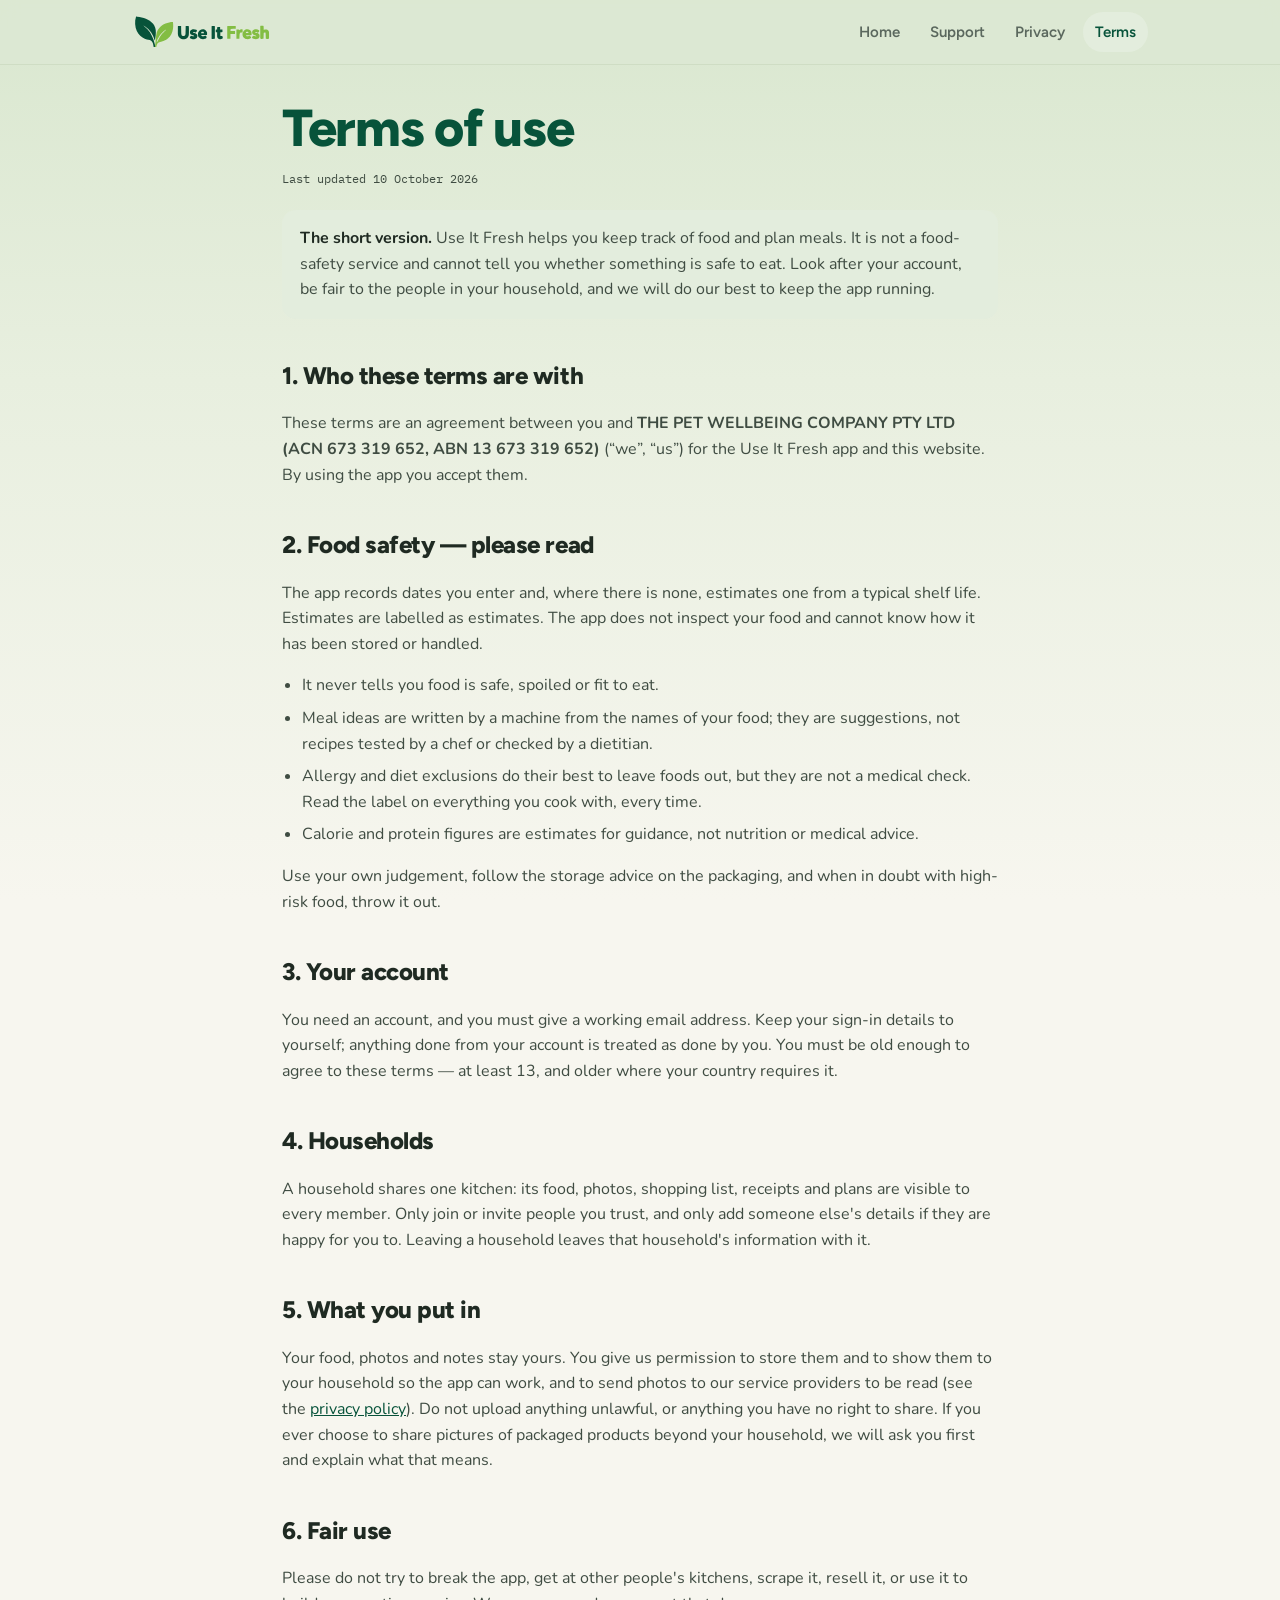
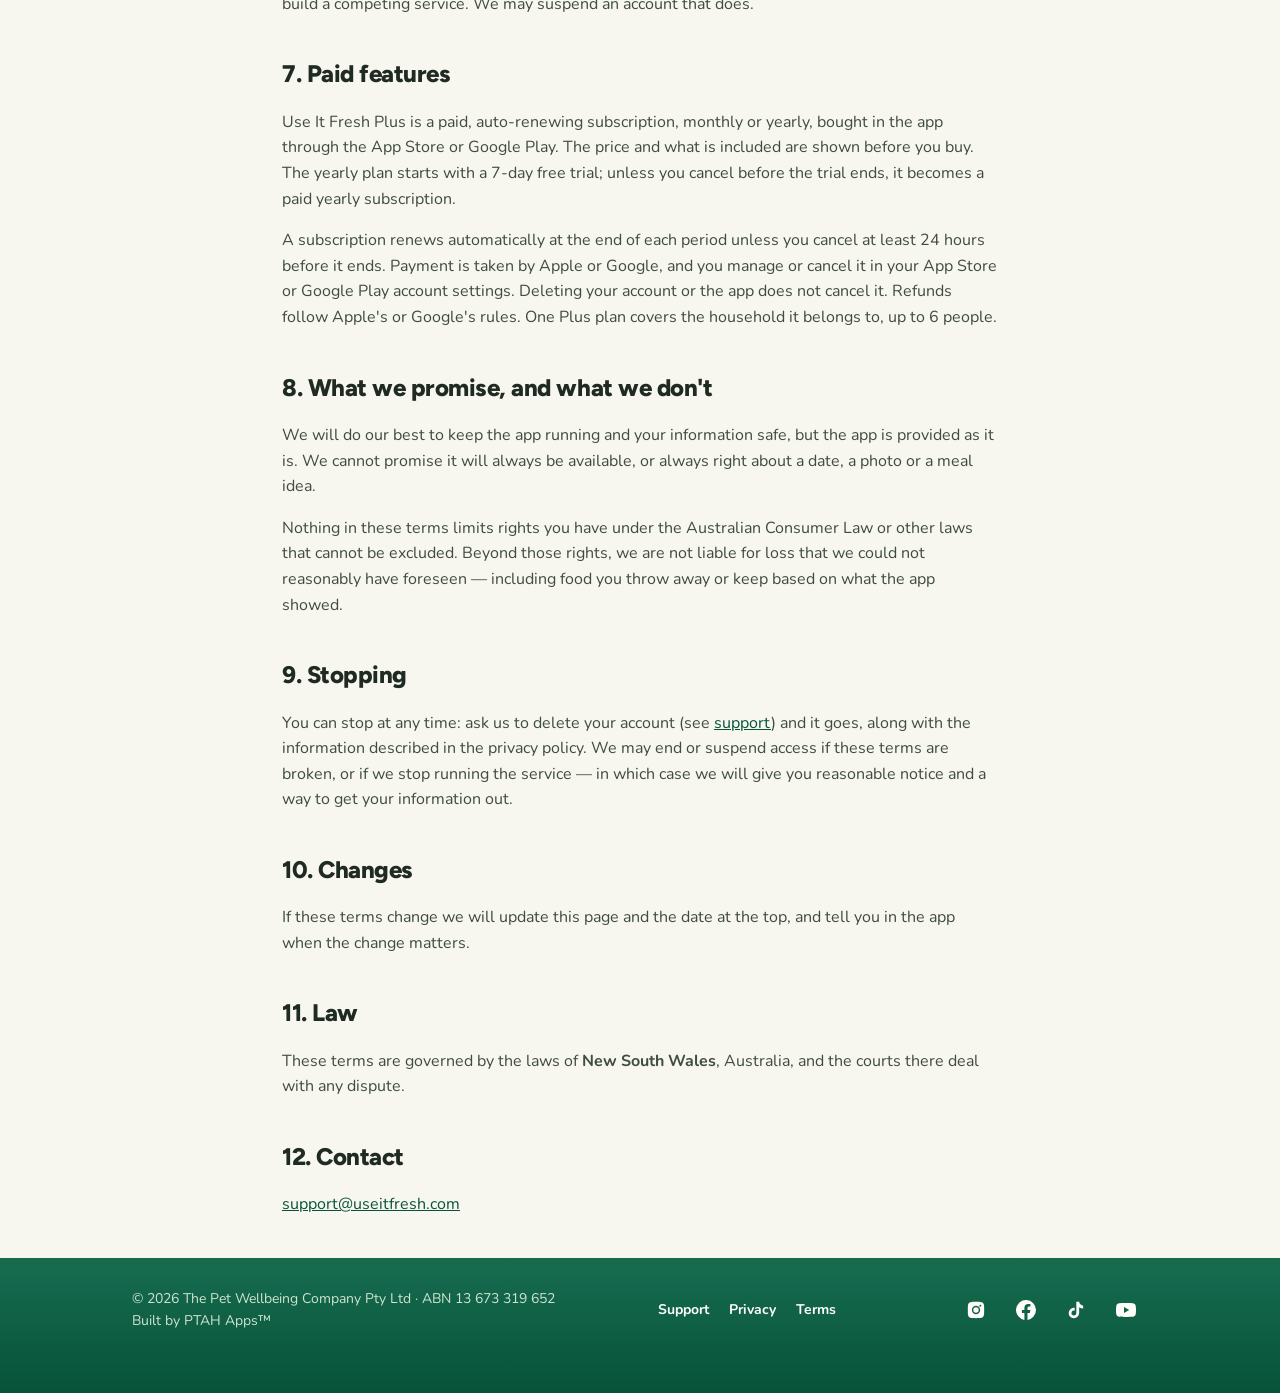
<file: terms.html>
<!doctype html>
<html lang="en-AU">
<head>
<meta charset="utf-8">
<meta name="viewport" content="width=device-width, initial-scale=1">
<title>Terms of use — Use It Fresh</title>
<meta name="description" content="The terms for using the Use It Fresh app: what it does, what it does not promise, and what is expected of you.">
<link rel="icon" href="symbol-color.svg">
<link rel="preconnect" href="https://fonts.googleapis.com">
<link rel="preconnect" href="https://fonts.gstatic.com" crossorigin>
<link rel="stylesheet" href="https://fonts.googleapis.com/css2?family=Figtree:wght@600;700;800&family=Nunito:wght@400;600;700&family=IBM+Plex+Mono:wght@500;600&display=swap">
<link rel="stylesheet" href="style.css?v=20261019082431">
</head>
<body>

<header class="top">
  <div class="wrap">
    <a class="brand" href="home.html"><img class="logo" src="horizontal-color.svg" alt="Use It Fresh" width="183" height="50"></a>
    <nav class="nav">
      <a href="home.html">Home</a>
      <a href="support.html">Support</a>
      <a href="privacy.html">Privacy</a>
      <a href="terms.html" aria-current="page">Terms</a>
    </nav>
  </div>
</header>

<main class="wrap prose">
  <h1 style="margin-top:36px">Terms of use</h1>
  <p class="updated">Last updated 10 October 2026</p>

  <div class="callout">
    <b>The short version.</b> Use It Fresh helps you keep track of food and plan meals. It is not a food-safety service and cannot tell you whether something is safe to eat. Look after your account, be fair to the people in your household, and we will do our best to keep the app running.
  </div>

  <h2>1. Who these terms are with</h2>
  <p>These terms are an agreement between you and <b>THE PET WELLBEING COMPANY PTY LTD (ACN 673 319 652, ABN 13 673 319 652)</b> (“we”, “us”) for the Use It Fresh app and this website. By using the app you accept them.</p>

  <h2>2. Food safety — please read</h2>
  <p>The app records dates you enter and, where there is none, estimates one from a typical shelf life. Estimates are labelled as estimates. The app does not inspect your food and cannot know how it has been stored or handled.</p>
  <ul>
    <li>It never tells you food is safe, spoiled or fit to eat.</li>
    <li>Meal ideas are written by a machine from the names of your food; they are suggestions, not recipes tested by a chef or checked by a dietitian.</li>
    <li>Allergy and diet exclusions do their best to leave foods out, but they are not a medical check. Read the label on everything you cook with, every time.</li>
    <li>Calorie and protein figures are estimates for guidance, not nutrition or medical advice.</li>
  </ul>
  <p>Use your own judgement, follow the storage advice on the packaging, and when in doubt with high-risk food, throw it out.</p>

  <h2>3. Your account</h2>
  <p>You need an account, and you must give a working email address. Keep your sign-in details to yourself; anything done from your account is treated as done by you. You must be old enough to agree to these terms — at least 13, and older where your country requires it.</p>

  <h2>4. Households</h2>
  <p>A household shares one kitchen: its food, photos, shopping list, receipts and plans are visible to every member. Only join or invite people you trust, and only add someone else's details if they are happy for you to. Leaving a household leaves that household's information with it.</p>

  <h2>5. What you put in</h2>
  <p>Your food, photos and notes stay yours. You give us permission to store them and to show them to your household so the app can work, and to send photos to our service providers to be read (see the <a href="privacy.html">privacy policy</a>). Do not upload anything unlawful, or anything you have no right to share. If you ever choose to share pictures of packaged products beyond your household, we will ask you first and explain what that means.</p>

  <h2>6. Fair use</h2>
  <p>Please do not try to break the app, get at other people's kitchens, scrape it, resell it, or use it to build a competing service. We may suspend an account that does.</p>

  <h2>7. Paid features</h2>
  <p>Use It Fresh Plus is a paid, auto-renewing subscription, monthly or yearly, bought in the app through the App Store or Google Play. The price and what is included are shown before you buy. The yearly plan starts with a 7-day free trial; unless you cancel before the trial ends, it becomes a paid yearly subscription.</p>
  <p>A subscription renews automatically at the end of each period unless you cancel at least 24 hours before it ends. Payment is taken by Apple or Google, and you manage or cancel it in your App Store or Google Play account settings. Deleting your account or the app does not cancel it. Refunds follow Apple's or Google's rules. One Plus plan covers the household it belongs to, up to 6 people.</p>

  <h2>8. What we promise, and what we don't</h2>
  <p>We will do our best to keep the app running and your information safe, but the app is provided as it is. We cannot promise it will always be available, or always right about a date, a photo or a meal idea.</p>
  <p>Nothing in these terms limits rights you have under the Australian Consumer Law or other laws that cannot be excluded. Beyond those rights, we are not liable for loss that we could not reasonably have foreseen — including food you throw away or keep based on what the app showed.</p>

  <h2>9. Stopping</h2>
  <p>You can stop at any time: ask us to delete your account (see <a href="support.html">support</a>) and it goes, along with the information described in the privacy policy. We may end or suspend access if these terms are broken, or if we stop running the service — in which case we will give you reasonable notice and a way to get your information out.</p>

  <h2>10. Changes</h2>
  <p>If these terms change we will update this page and the date at the top, and tell you in the app when the change matters.</p>

  <h2>11. Law</h2>
  <p>These terms are governed by the laws of <b>New South Wales</b>, Australia, and the courts there deal with any dispute.</p>

  <h2>12. Contact</h2>
  <p><a href="mailto:support@useitfresh.com">support@useitfresh.com</a></p>

</main>

<footer>
  <div class="wrap">
    <span class="legal">© 2026 The Pet Wellbeing Company Pty Ltd · ABN&nbsp;13&nbsp;673&nbsp;319&nbsp;652<br>Built by PTAH Apps™</span>
    <span>
      <a href="support.html">Support</a>
      <a href="privacy.html">Privacy</a>
      <a href="terms.html">Terms</a>
    </span>
    <span class="social">
      <a href="https://www.instagram.com/useitfresh/" target="_blank" rel="noopener" aria-label="Use It Fresh on Instagram" title="Instagram"><svg viewBox="0 0 24 24" width="20" height="20" fill="currentColor" aria-hidden="true"><path d="M12 2.2c3.2 0 3.6 0 4.8.1 3.3.1 4.8 1.7 4.9 4.9.1 1.3.1 1.6.1 4.8s0 3.6-.1 4.8c-.1 3.2-1.7 4.8-4.9 4.9-1.3.1-1.6.1-4.8.1s-3.6 0-4.8-.1c-3.3-.1-4.8-1.7-4.9-4.9C2.2 15.6 2.2 15.2 2.2 12s0-3.6.1-4.8C2.4 3.9 3.9 2.4 7.2 2.3c1.2-.1 1.6-.1 4.8-.1zM12 7a5 5 0 1 0 0 10 5 5 0 0 0 0-10zm0 8.2a3.2 3.2 0 1 1 0-6.4 3.2 3.2 0 0 1 0 6.4zm5.2-9.6a1.2 1.2 0 1 0 0 2.4 1.2 1.2 0 0 0 0-2.4z"/></svg></a>
      <a href="https://www.facebook.com/useitfresh" target="_blank" rel="noopener" aria-label="Use It Fresh on Facebook" title="Facebook"><svg viewBox="0 0 24 24" width="20" height="20" fill="currentColor" aria-hidden="true"><path d="M24 12a12 12 0 1 0-13.9 11.9v-8.4H7.1V12h3V9.4c0-3 1.8-4.7 4.5-4.7 1.3 0 2.7.2 2.7.2v3h-1.5c-1.5 0-2 .9-2 1.9V12h3.4l-.5 3.5h-2.9v8.4A12 12 0 0 0 24 12z"/></svg></a>
      <a href="https://www.tiktok.com/@useitfresh" target="_blank" rel="noopener" aria-label="Use It Fresh on TikTok" title="TikTok"><svg viewBox="0 0 24 24" width="20" height="20" fill="currentColor" aria-hidden="true"><path d="M19.6 6.7a4.8 4.8 0 0 1-3.8-4.2V2h-3.4v13.7a2.9 2.9 0 1 1-2-2.8V9.4a6.3 6.3 0 1 0 5.4 6.3V8.7a8.2 8.2 0 0 0 4.8 1.5V6.8l-1-.1z"/></svg></a>
      <a href="https://www.youtube.com/@UseItFresh" target="_blank" rel="noopener" aria-label="Use It Fresh on YouTube" title="YouTube"><svg viewBox="0 0 24 24" width="20" height="20" fill="currentColor" aria-hidden="true"><path d="M23.5 6.2a3 3 0 0 0-2.1-2.1C19.5 3.6 12 3.6 12 3.6s-7.5 0-9.4.5A3 3 0 0 0 .5 6.2 31 31 0 0 0 0 12a31 31 0 0 0 .5 5.8 3 3 0 0 0 2.1 2.1c1.9.5 9.4.5 9.4.5s7.5 0 9.4-.5a3 3 0 0 0 2.1-2.1A31 31 0 0 0 24 12a31 31 0 0 0-.5-5.8zM9.6 15.6V8.4l6.3 3.6-6.3 3.6z"/></svg></a>
    </span>
  </div>
</footer>

<!-- Cloudflare Web Analytics: counts visits to this website, no cookies (13 Oct 2026) --><script defer src="https://static.cloudflareinsights.com/beacon.min.js" data-cf-beacon='{"token": "96a02cd5fb584765b3b1d1bc43d276f2"}'></script><!-- End Cloudflare Web Analytics -->
</body>
</html>
</file>
<file: review/portal.css>
:root{--forest:#07533a;--ink:#123e2e;--lime:#d9ef9b;--cream:#f7f4ec;--leaf:#83bd43;--line:#dce2d5;--muted:#637466;--card:#fff;--red:#b3261e;--amber:#8a5a00}
[hidden]{display:none!important}
*{box-sizing:border-box}
body{margin:0;background:var(--cream);color:var(--ink);font:16px/1.5 'Segoe UI',system-ui,-apple-system,sans-serif}
button,input,textarea,select{font:inherit;color:inherit}
button{cursor:pointer}
button:disabled{opacity:.55;cursor:not-allowed}
:focus-visible{outline:3px solid #be288c;outline-offset:3px}
.top{max-width:980px;margin:auto;padding:18px 16px;display:flex;align-items:center;gap:14px;border-bottom:1px solid var(--line)}
.logo{width:130px}
.top-title{font-weight:750;font-size:14px;letter-spacing:.06em;text-transform:uppercase;color:var(--forest);border-left:1px solid #aebfac;padding-left:14px}
.who{margin-left:auto;background:none;border:1px solid var(--line);border-radius:99px;padding:6px 12px;font-size:13px}
main{max-width:980px;margin:auto;padding:16px}
.card{background:var(--card);border:1px solid var(--line);border-radius:18px;padding:20px;margin:0 0 16px}
h1{font-size:26px;line-height:1.2;margin:0 0 6px}
h2{font-size:21px;margin:0 0 14px}
label{display:block;font-weight:650;font-size:14px;margin:14px 0 0}
label input,label textarea{display:block;width:100%;margin-top:6px;padding:11px 12px;border:1px solid #c9d2c4;border-radius:10px;background:#fff;font-weight:400}
textarea{resize:vertical}
.count{display:block;text-align:right;font-weight:400;color:var(--muted);font-size:12px}
.big{display:block;width:100%;margin-top:18px;padding:15px;border:0;border-radius:12px;background:var(--forest);color:#fff;font-weight:750;font-size:17px}
.big:hover:not(:disabled){background:#0a6a4b}
.signin{max-width:460px;margin:30px auto}
.signin p{color:var(--muted);margin:0}
output{display:block;margin-top:10px;font-size:14px}
.mc-status{margin:0 0 12px;padding:10px 14px;border-radius:12px;background:#fff6dc;color:var(--amber);font-size:14px}
.mc-status.ok{background:#e6f4dc;color:#2e6a1c}
.tabs{display:flex;gap:8px;overflow-x:auto;padding-bottom:4px;margin-bottom:14px;scrollbar-width:thin}
.tab{flex:0 0 auto;display:flex;flex-direction:column;align-items:flex-start;gap:0;padding:9px 16px;border:1px solid var(--line);border-radius:14px;background:#fff;text-align:left}
.tab b{font-size:15px}
.tab small{font-size:12px;color:var(--muted)}
.tab[aria-selected=true]{background:var(--forest);border-color:var(--forest);color:#fff}
.tab[aria-selected=true] small{color:var(--lime)}
.drop{position:relative;display:flex;flex-direction:column;align-items:center;justify-content:center;gap:4px;min-height:190px;margin:0;border:2.5px dashed var(--leaf);border-radius:16px;background:#f5fbe9;cursor:pointer;text-align:center;padding:20px}
.drop:hover,.drop.over{background:#ecf7d6}
.drop input{position:absolute;inset:0;opacity:0;cursor:pointer;width:100%;height:100%;margin:0}
.drop-plus{font-size:44px;line-height:1;color:var(--forest)}
.drop-main{font-size:20px;font-weight:750}
.drop-sub{font-size:13px;color:var(--muted);font-weight:400}
.preview{display:grid;grid-template-columns:minmax(120px,240px) 1fr;gap:16px;align-items:start}
.preview-media img,.preview-media video{width:100%;border-radius:12px;border:1px solid var(--line);background:#eee;display:block}
.preview-info p{margin:0 0 8px;font-size:14px}
.link{background:none;border:0;padding:0;color:var(--forest);text-decoration:underline;font-size:14px}
.bar{height:8px;border-radius:9px;background:#e3e8df;overflow:hidden;margin:6px 0 10px}
.bar i{display:block;height:100%;width:0;background:var(--leaf);transition:width .2s}
.row{display:flex;flex-wrap:wrap;align-items:center;gap:8px;margin-top:16px}
.row-label{font-weight:650;font-size:14px;width:100%}
.seg{display:inline-flex;border:1px solid #c9d2c4;border-radius:10px;overflow:hidden}
.seg button{border:0;background:#fff;padding:9px 16px}
.seg button[aria-pressed=true]{background:var(--forest);color:#fff}
.chip{border:1px solid #c9d2c4;background:#fff;border-radius:99px;padding:7px 13px;font-size:14px}
.chip[aria-pressed=true]{background:var(--lime);border-color:var(--leaf);font-weight:650}
.when input{padding:8px 10px;border:1px solid #c9d2c4;border-radius:10px;background:#fff}
.msg.error{color:var(--red)}
.msg.ok{color:#2e6a1c;font-weight:650}
.muted{color:var(--muted)}
.list{display:flex;flex-direction:column;gap:10px}
.item{display:grid;grid-template-columns:64px 1fr;gap:12px;padding:10px;border:1px solid var(--line);border-radius:12px}
.item img,.item video{width:64px;height:80px;object-fit:cover;border-radius:8px;background:#eee}
.item p{margin:0;font-size:14px;overflow-wrap:anywhere}
.item .cap{display:-webkit-box;-webkit-line-clamp:2;-webkit-box-orient:vertical;overflow:hidden}
.item .meta{color:var(--muted);font-size:13px}
.badge{display:inline-block;font-size:12px;font-weight:700;padding:2px 9px;border-radius:99px;margin-right:6px}
.badge.in_metricool{background:#e6f4dc;color:#2e6a1c}
.badge.waiting,.badge.sending{background:#fff6dc;color:var(--amber)}
.badge.failed{background:#fde7e5;color:var(--red)}
.item .err{color:var(--red);font-size:13px}
.item .actions{display:flex;flex-wrap:wrap;gap:8px;margin-top:6px;align-items:center}
.item .actions input{padding:4px 6px;border:1px solid #c9d2c4;border-radius:8px;font-size:13px}
.item .actions button{font-size:13px;border:1px solid #c9d2c4;background:#fff;border-radius:8px;padding:4px 10px}
footer{max-width:980px;margin:auto;padding:16px 16px 30px;font-size:12px;color:var(--muted)}
@media (max-width:560px){.preview{grid-template-columns:1fr}.preview-media{max-width:260px}h1{font-size:22px}.card{padding:16px}}
</file>
<file: style.css>
/* Use It Fresh website — the app's own palette and type. */
:root {
  --ground:#F7F6EF; --surface:#FFFEF9; --sunk:#EEF1E7; --line:#DCE3D2; --line-soft:#E8ECE0;
  --ink:#1F2A22; --ink-mid:#3F4C42; --ink-soft:#5B685E; --ink-faint:#86927F;
  --forest:#07533A; --forest-top:#176C50; --forest-wash:#E3EDDD;
  --gold:#B7791F; --gold-wash:#F8EDD5;
  --on-forest:#FFFEF9; --btn-edge:#033C29;
  --shadow:0 1px 0 #D6DFCC, 0 10px 24px rgba(31,42,34,.08);
  --f-display:"Figtree", ui-sans-serif, system-ui, -apple-system, "Segoe UI", sans-serif;
  --f-body:"Nunito", ui-sans-serif, system-ui, -apple-system, "Segoe UI", sans-serif;
  --f-mono:"IBM Plex Mono", ui-monospace, SFMono-Regular, Menlo, Consolas, monospace;
}
/* Always the app's green and cream, whatever the device's dark mode
   (owner, 17 Sep). The fridge entrance keeps its own dark stage. */
:root { color-scheme:light; --sage:#E6EDDF; --leaf:#83BD43; }

* { box-sizing:border-box; }
html { scroll-behavior:smooth; }
body { margin:0; color:var(--ink);
       background:linear-gradient(180deg, #D9E7CF 0, #E8EFDF 380px, var(--ground) 900px) no-repeat, var(--ground); font-family:var(--f-body);
       font-size:16px; line-height:1.6; -webkit-font-smoothing:antialiased; }
img { max-width:100%; display:block; }
a { color:var(--forest); }
a:focus-visible, button:focus-visible { outline:3px solid var(--forest); outline-offset:2px; border-radius:4px; }

.wrap { max-width:1060px; margin:0 auto; padding:0 22px; }
.narrow { max-width:760px; }

/* header */
.top { position:sticky; top:0; z-index:5; background:color-mix(in srgb, #DCE8D3 86%, transparent);
       backdrop-filter:blur(8px); border-bottom:1px solid #CFDDC4; }
.top .wrap { display:flex; align-items:center; justify-content:space-between; gap:10px 16px; flex-wrap:wrap; padding-top:12px; padding-bottom:12px; }
.brand { display:flex; align-items:center; gap:10px; text-decoration:none; color:var(--ink); font-family:var(--f-display); font-weight:800; font-size:18px; white-space:nowrap; flex:0 0 auto; }
.brand img { width:30px; height:30px; }
.nav { display:flex; gap:6px; flex-wrap:wrap; }
.nav a { text-decoration:none; color:var(--ink-soft); font-family:var(--f-display); font-weight:600; font-size:15px;
         padding:8px 12px; border-radius:999px; }
.nav a:hover, .nav a[aria-current="page"] { background:var(--forest-wash); color:var(--forest); }

/* hero */
.hero { padding:64px 0 40px; display:grid; grid-template-columns:1.05fr .95fr; gap:44px; align-items:center; }
h1 { color:var(--forest); font-family:var(--f-display); font-weight:800; font-size:clamp(34px,5.2vw,52px); line-height:1.04;
     letter-spacing:-.025em; margin:0 0 14px; text-wrap:balance; }
.lede { font-size:19px; color:var(--ink-soft); margin:0 0 22px; max-width:52ch; }
.lede.tight { margin-bottom:12px; }
.subhead { font-size:21px; font-weight:700; color:var(--ink); margin:10px 0 18px; }
.tagline { font-family:var(--f-mono); font-size:11.5px; font-weight:600; letter-spacing:.14em;
           text-transform:uppercase; color:var(--forest); margin:0 0 14px; }
.cta { display:flex; flex-wrap:wrap; gap:12px; align-items:center; }
.btn { display:inline-flex; align-items:center; gap:9px; text-decoration:none; font-family:var(--f-display);
       font-weight:700; font-size:16px; padding:14px 22px; border-radius:16px; border:1px solid var(--forest);
       background:linear-gradient(var(--forest-top), var(--forest)); color:var(--on-forest);
       box-shadow:0 3px 0 var(--btn-edge); }
.btn.ghost { background:var(--surface); color:var(--forest); border-color:var(--line); box-shadow:0 2px 0 var(--line); }
.note { font-size:14px; color:var(--ink-faint); }

.collage { display:grid; grid-template-columns:repeat(3,1fr); gap:10px; }
.collage img { border-radius:16px; aspect-ratio:1/1; object-fit:cover; border:1px solid var(--line); box-shadow:var(--shadow); }
.collage img:nth-child(1) { grid-column:span 2; aspect-ratio:2/1; }

/* sections */
section { padding:52px 0; border-top:1px solid var(--line-soft); }
section:first-of-type { border-top:none; }
h2 { font-family:var(--f-display); font-weight:800; font-size:clamp(24px,3vw,31px); letter-spacing:-.02em;
     margin:0 0 10px; text-wrap:balance; }
h3 { font-family:var(--f-display); font-weight:700; font-size:19px; margin:26px 0 6px; }
.sub { color:var(--ink-soft); max-width:62ch; margin:0 0 26px; }

/* The two habits (owner, 24 Sep): a stock take once, then receipts. */
.steps { list-style:none; margin:0; padding:0; display:grid; gap:12px;
         grid-template-columns:repeat(auto-fit,minmax(280px,1fr)); }
.step { display:grid; grid-template-columns:auto 1fr; gap:14px; align-items:start;
        background:var(--surface); border:1px solid var(--line); border-radius:18px;
        padding:20px; box-shadow:var(--shadow); }
.step .num { width:40px; height:40px; border-radius:50%; display:grid; place-items:center;
             background:var(--forest); color:var(--on-forest); font-family:var(--f-display);
             font-size:20px; font-weight:700; line-height:1; }
.step b { display:block; font-family:var(--f-display); font-size:17px; margin-bottom:4px; }
.step p { margin:0; color:var(--ink-soft); font-size:15px; }

.cards { display:grid; grid-template-columns:repeat(auto-fit,minmax(250px,1fr)); gap:14px; }
.card { background:var(--surface); border:1px solid var(--line); border-radius:18px; padding:20px; box-shadow:var(--shadow); }
.card .ico { width:42px; height:42px; border-radius:12px; display:grid; place-items:center; background:var(--sage);
             color:var(--forest); font-size:21px; margin-bottom:12px; }
.card b { display:block; font-family:var(--f-display); font-size:17px; margin-bottom:4px; }
.card p { margin:0; color:var(--ink-soft); font-size:15px; }

/* photo cards: our own food photographs with an icon (owner, 17 Sep) */
.photo-cards { display:grid; grid-template-columns:repeat(auto-fit,minmax(220px,1fr)); gap:16px; }
.photo-card { position:relative; background:var(--surface); border:1px solid var(--line); border-radius:20px;
              overflow:hidden; box-shadow:var(--shadow); padding:0 18px 20px; }
.photo-card-img { margin:0 -18px; aspect-ratio:16/10; overflow:hidden; background:var(--sage); }
.photo-card-img img { width:100%; height:100%; object-fit:cover; transition:transform .5s ease; }
.photo-card:hover .photo-card-img img { transform:scale(1.04); }
.photo-card-ico { width:48px; height:48px; border-radius:15px; display:grid; place-items:center; margin:-26px 0 10px;
                  position:relative; color:#FFFEF9; background:linear-gradient(var(--forest-top), var(--forest));
                  box-shadow:0 3px 0 var(--btn-edge), 0 6px 14px rgba(7,83,58,.25); border:2px solid var(--surface); }
.photo-card b { display:block; font-family:var(--f-display); font-size:17.5px; margin-bottom:4px; color:var(--ink); }
.photo-card p { margin:0; color:var(--ink-soft); font-size:15px; }
@media (prefers-reduced-motion: reduce) { .photo-card-img img { transition:none; } }

/* the app's own line icons: Material Symbols, outlined (owner, 17 Sep) */
.ms { font-family:"Material Symbols Outlined"; font-weight:400; font-style:normal; font-size:24px; line-height:1;
      letter-spacing:normal; text-transform:none; white-space:nowrap; direction:ltr; display:inline-block;
      -webkit-font-smoothing:antialiased; font-variation-settings:"FILL" 0, "wght" 400, "GRAD" 0, "opsz" 24; }
.card .ico .ms { font-size:24px; }
.photo-card-ico .ms { font-size:24px; }
.spark .ms { font-size:22px; vertical-align:-4px; }

/* plans */
.plans { display:grid; grid-template-columns:repeat(auto-fit,minmax(280px,1fr)); gap:16px; align-items:start; }
.plan { background:var(--surface); border:1px solid var(--line); border-radius:20px; padding:24px; box-shadow:var(--shadow); }
.plan.plus { border:2px solid var(--forest); background:linear-gradient(180deg, #F1F6EC, var(--surface) 60%); }
.plan h3 { margin:0 0 4px; font-size:22px; }
.plan .price { font-family:var(--f-display); font-weight:800; font-size:17px; color:var(--forest); margin-bottom:14px; }
.plan.plus .price { font-size:22px; margin-bottom:4px; }
.price-or { font-size:15px; font-weight:600; color:var(--ink-soft); margin:0 4px; }
.price-note { margin:0 0 14px; font-size:14.5px; color:var(--ink-soft); }
.plan ul { list-style:none; margin:0; padding:0; }
.plan li { display:flex; gap:10px; padding:7px 0; font-size:15.5px; color:var(--ink-mid); }
.plan li::before { content:"✓"; color:var(--forest); font-weight:800; }
.tag { display:inline-block; font-family:var(--f-mono); font-size:10.5px; font-weight:600; letter-spacing:.06em;
       padding:3px 9px; border-radius:999px; background:var(--gold-wash); color:var(--gold); margin-left:8px; }

/* learns your taste */
.learn { display:grid; grid-template-columns:1.1fr .9fr; gap:40px; align-items:center; }
.points { list-style:none; margin:0; padding:0; display:grid; gap:14px; }
.points li { color:var(--ink-soft); font-size:15.5px; padding-left:18px; border-left:3px solid var(--forest-wash); }
.points b { display:block; color:var(--ink); font-family:var(--f-display); font-size:16.5px; margin-bottom:2px; }
.learned { background:var(--surface); border:1px solid var(--line); border-radius:22px; padding:22px; box-shadow:var(--shadow); }
.learned-head { display:flex; align-items:center; gap:10px; }
.learned-head b { font-family:var(--f-display); font-size:20px; flex:1; }
.learned-head .tag { margin-left:0; }
.spark { color:var(--forest); font-size:20px; }
.learned-sub { color:var(--ink-soft); font-size:14px; margin:4px 0 14px; }
.learned ul { list-style:none; margin:0 0 12px; padding:0; display:grid; gap:8px; }
.learned li { display:flex; align-items:center; gap:10px; background:var(--ground); border:1px solid var(--line-soft);
              border-radius:14px; padding:10px 12px; font-weight:700; font-size:15px; color:var(--ink); }
.lean { width:24px; text-align:center; font-weight:800; }
.lean.yes { color:var(--forest); }
.lean.no { color:var(--ink-faint); }
.learned .x { margin-left:auto; color:var(--ink-faint); font-size:13px; }

/* prose (policy pages) */
.prose { max-width:760px; }
.prose p, .prose li { color:var(--ink-mid); }
.prose h2 { font-size:24px; margin-top:38px; }
.prose h3 { font-size:18px; }
.prose ul { padding-left:20px; }
.prose li { margin:7px 0; }
.updated { font-family:var(--f-mono); font-size:12px; color:var(--ink-faint); }
.callout { background:var(--forest-wash); border-radius:14px; padding:16px 18px; margin:22px 0; color:var(--ink-mid); }
.callout b { color:var(--ink); }
table { width:100%; border-collapse:collapse; margin:16px 0; font-size:15px; }
th, td { text-align:left; padding:10px 12px; border-bottom:1px solid var(--line-soft); vertical-align:top; }
th { font-family:var(--f-mono); font-size:11px; letter-spacing:.07em; text-transform:uppercase; color:var(--ink-faint); }
.t-scroll { overflow-x:auto; background:var(--surface); border:1px solid var(--line); border-radius:14px; }
.t-scroll table { min-width:560px; margin:0; }

/* faq */
details { background:var(--surface); border:1px solid var(--line); border-radius:14px; padding:14px 18px; margin-bottom:10px; }
details[open] { box-shadow:var(--shadow); }
summary { cursor:pointer; font-family:var(--f-display); font-weight:700; font-size:16.5px; }
details p { margin:10px 0 2px; color:var(--ink-soft); }

footer { margin-top:40px; padding:30px 0 60px; font-size:14px; color:#CFE3D2;
         background:linear-gradient(180deg, var(--forest-top), var(--forest)); }
footer .wrap { display:flex; flex-wrap:wrap; gap:12px 26px; justify-content:space-between; align-items:center; }
footer a { color:#FFFEF9; text-decoration:none; margin-right:16px; font-weight:700; }
footer a:hover { color:var(--leaf); }
footer .social { display:flex; gap:6px; }
footer .social a { display:inline-flex; align-items:center; justify-content:center; width:44px; height:44px; margin:0; border-radius:50%; }
footer .social a:hover { background:rgba(255,255,255,.08); }
footer .social a:focus-visible { outline:2px solid var(--leaf); outline-offset:2px; }

@media (max-width:860px) {
  .hero { grid-template-columns:1fr; gap:28px; padding-top:40px; }
  .learn { grid-template-columns:1fr; gap:24px; }
  .nav a { padding:7px 10px; font-size:14px; }
}
@media (prefers-reduced-motion: reduce) { html { scroll-behavior:auto; } }

/* ---- entrance: the fridge (owner, 17 Sep) ---------------------------------
   The same fridge as the app's sign-in, full height: the handle glints until
   someone taps, the door opens, and the page fades in behind it. */
html.entering, html.entering body { overflow:hidden; }
html.entered .entrance { display:none; }
.entrance { position:fixed; inset:0; z-index:50; background:#07100F; display:grid; place-items:center;
            transition:opacity .65s ease; }
.entrance.leaving { opacity:0; pointer-events:none; }
.fridge { all:unset; cursor:pointer; display:block; height:min(100svh, 100vh); aspect-ratio:1290/2292;
          max-width:100vw; position:relative; }
.fridge:focus-visible { outline:3px solid #8FD1AE; outline-offset:-6px; border-radius:18px; }
.fridge-frame { position:absolute; inset:0; display:block; transform:translateX(2.5%); }
.fridge video { width:100%; height:100%; object-fit:contain; display:block; background:#07100F; }
@media (max-aspect-ratio: 1290/2292) { .fridge { height:auto; width:100vw; } }

.glint { position:absolute; pointer-events:none; overflow:hidden; mix-blend-mode:screen; }
.glint::after { content:""; position:absolute; left:-60%; right:-60%; }
/* the handle: a bright band runs down it, rests, and runs again */
.glint-handle { left:17.2%; top:32.5%; width:3.4%; height:25.3%; border-radius:999px; }
.glint-handle::after { top:-40%; height:34%;
  background:linear-gradient(180deg, transparent, rgba(255,255,255,.08) 30%, rgba(255,255,255,.75) 50%, rgba(255,255,255,.08) 70%, transparent);
  animation:handle-glint 2.5s cubic-bezier(.45,.05,.3,1) 1.2s infinite; transform:translateY(-120%); }
@keyframes handle-glint {
  0% { transform:translateY(-120%); opacity:0; }
  8% { opacity:1; }
  34% { transform:translateY(330%); opacity:1; }
  42%, 100% { transform:translateY(330%); opacity:0; }
}
/* the door: one soft sheen across it, once, a moment after the page opens */
.glint-door { left:13.4%; top:10.6%; width:63.3%; height:74.4%; border-radius:1.5%; }
.glint-door::after { top:-30%; bottom:-30%; left:-40%; width:30%; right:auto;
  background:linear-gradient(100deg, transparent, rgba(255,255,255,.10) 45%, rgba(255,255,255,.22) 50%, rgba(255,255,255,.10) 55%, transparent);
  transform:translateX(-120%) skewX(-12deg); animation:door-sheen 1.6s ease-in-out .5s 1 both; }
@keyframes door-sheen { 85% { opacity:1; } to { transform:translateX(760%) skewX(-12deg); opacity:0; } }
.entrance.opening .glint { opacity:0; transition:opacity .15s; }

.entrance-hint { position:absolute; left:0; right:0; bottom:max(22px, 3vh); margin:0; text-align:center;
                 font-family:var(--f-display); font-weight:700; font-size:15px; letter-spacing:.02em;
                 color:#CFE3D2; opacity:.85; animation:hint-in .8s ease 1.6s both; }
@keyframes hint-in { from { opacity:0; transform:translateY(6px); } to { opacity:.85; transform:none; } }
.entrance.opening .entrance-hint { animation:none; opacity:0; transition:opacity .2s; }
.entrance-skip { position:absolute; top:max(14px, 2vh); right:max(14px, 2vw); z-index:2;
                 font-family:var(--f-display); font-weight:700; font-size:14px; color:#CFE3D2;
                 background:rgba(255,255,255,.08); border:1px solid rgba(255,255,255,.18);
                 border-radius:999px; padding:9px 16px; cursor:pointer; }
.entrance-skip:hover { background:rgba(255,255,255,.16); }
@media (prefers-reduced-motion: reduce) {
  .glint { display:none; }
  .entrance-hint { animation:none; }
  .entrance { transition:none; }
}

/* Help pictures: a screen beside the words, so the page is not a wall of
   text. Drawn ones are SVG and sit wide; a real phone screenshot is tall, so
   it is kept to the height of a phone held beside the text (23 Sep). */
.shot { margin:22px 0 26px; }
.shot img { width:100%; max-width:560px; border-radius:18px;
            border:1px solid var(--line); background:var(--surface);
            box-shadow:var(--shadow); }
.shot.phone img { width:auto; max-width:100%; max-height:520px;
                  border-radius:26px; display:block; }
.shot figcaption { margin-top:10px; max-width:560px; font-size:14px;
                   color:var(--ink-soft); }
@media (min-width:900px) {
  .shot { display:grid; grid-template-columns:minmax(0,340px) 1fr; gap:18px;
          align-items:center; }
  .shot figcaption { margin-top:0; }
}

/* ---- 14 Oct: store buttons, scanning phone, three steps, food waste ---- */
.stores { display:flex; flex-wrap:wrap; gap:12px; margin-top:6px; }
.store { display:inline-flex; align-items:center; gap:10px; background:#111; color:#fff; text-decoration:none;
         border-radius:13px; padding:9px 18px 9px 14px; font-family:var(--f-display); font-weight:700; font-size:19px; line-height:1.05;
         border:1px solid #000; box-shadow:0 3px 0 #000; }
.store svg { width:26px; height:26px; flex:0 0 auto; }
.store small { display:block; font-size:11px; font-weight:600; opacity:.8; letter-spacing:.02em; }
.store:hover { background:#222; }
.store-soon { opacity:.55; cursor:default; }
.store-soon:hover { background:#111; }

.phone { position:relative; width:min(270px,72vw); aspect-ratio:9/19; border-radius:42px; background:#151815; padding:10px;
         box-shadow:0 30px 60px rgba(7,83,58,.22), inset 0 0 0 2px #2b302b; margin:0 auto; max-width:100%; }
.phone > img, .phone .screen { width:100%; height:100%; border-radius:33px; display:block; object-fit:cover; object-position:top; }
.hero-art { display:flex; justify-content:center; }
.scanphone .screen { background:var(--ground); overflow:hidden; display:flex; flex-direction:column; }
.scanbar { display:flex; justify-content:space-between; align-items:center; padding:30px 16px 10px; font-family:var(--f-display); }
.scanbar span { font-weight:800; color:var(--forest); font-size:15px; }
.scanbar b { font-size:12px; color:var(--on-forest); background:var(--forest); padding:4px 10px; border-radius:999px; }
.shelf { position:relative; margin:0 10px; border-radius:18px; overflow:hidden; aspect-ratio:4/5; }
.shelf img { width:100%; height:100%; object-fit:cover; object-position:58% 50%; display:block; }
.beam { position:absolute; left:0; right:0; height:60px; top:-60px; border-bottom:2px solid var(--leaf);
        background:linear-gradient(180deg, transparent, rgba(131,189,67,.45)); animation:beam 4s ease-in-out infinite; }
@keyframes beam { 0% { top:-60px; } 55%,100% { top:100%; } }
.box { position:absolute; border:2px solid #fff; border-radius:10px; box-shadow:0 0 0 2px var(--forest); opacity:0; animation:boxpop 4s infinite; }
.box i { position:absolute; bottom:calc(100% + 4px); left:-2px; background:var(--forest); color:#fff; font:700 10.5px var(--f-display);
         font-style:normal; padding:2px 7px; border-radius:7px; white-space:nowrap; }
.b1 { left:2%; top:30%; width:34%; height:40%; animation-delay:.6s; }
.b2 { left:40%; top:6%; width:22%; height:52%; animation-delay:.3s; }
.b3 { left:34%; top:66%; width:30%; height:28%; animation-delay:1.1s; }
.b4 { left:66%; top:62%; width:31%; height:32%; animation-delay:1.4s; }
.b4 i { left:auto; right:-2px; }
@keyframes boxpop { 0%,8% { opacity:0; transform:scale(.92); } 16%,88% { opacity:1; transform:none; } 100% { opacity:0; } }
.found { list-style:none; margin:10px 10px 0; padding:0; display:grid; gap:6px; }
.found li { display:flex; justify-content:space-between; align-items:center; background:var(--surface); border:1px solid var(--line);
            border-radius:11px; padding:7px 10px; font:700 12.5px var(--f-display); color:var(--ink); }
.found em { font-style:normal; font-size:11px; padding:2px 8px; border-radius:999px; background:var(--forest-wash); color:var(--forest); }
.found em.soon { background:#FDE7DA; color:#B4520E; }
.addall { margin:auto 10px 14px; background:var(--forest); color:#fff; text-align:center; border-radius:13px; padding:10px; font:700 13px var(--f-display); }

.trio { list-style:none; margin:26px 0 0; padding:0; display:grid; grid-template-columns:repeat(3,minmax(0,1fr)); gap:26px; }
.trio li { display:grid; justify-items:center; text-align:center; gap:12px; }
.trio .big { font:800 52px/1 var(--f-display); color:var(--forest); }
.trio .phone { width:min(230px,64vw); }
.trio h3 { font:800 26px var(--f-display); color:var(--forest); margin:4px 0 0; }
.trio p { margin:0; color:var(--ink-soft); max-width:30ch; }

.waste { display:grid; grid-template-columns:1.05fr .95fr; gap:40px; align-items:center; }
.stats { display:grid; grid-template-columns:repeat(3,minmax(0,1fr)); gap:12px; margin:22px 0 10px; }
.stats div { background:var(--surface); border:1px solid var(--line); border-radius:16px; padding:14px; }
.stats b { display:block; font:800 clamp(22px,2.6vw,30px)/1.1 var(--f-display); color:#B4520E; }
.stats span { font-size:14px; color:var(--ink-soft); }
.source { font-size:13px; color:var(--ink-faint); }
.fixes { list-style:none; margin:0; padding:0; display:grid; gap:12px; }
.fixes li { display:flex; gap:14px; background:var(--surface); border:1px solid var(--line); border-radius:16px; padding:14px 16px; }
.fixes .ms { color:var(--forest); background:var(--forest-wash); border-radius:12px; padding:8px; height:fit-content; }
.fixes b { font-family:var(--f-display); color:var(--ink); }
.fixes p { margin:2px 0 0; color:var(--ink-soft); font-size:15px; }

@media (max-width:860px) {
  .trio, .waste { grid-template-columns:1fr; }
  .stats { grid-template-columns:1fr; }
}
@media (prefers-reduced-motion: reduce) { .beam { display:none; } .box { animation:none; opacity:1; } }

/* ---- 15 Oct: approved logo, tomato-forward scan, livelier sections ---- */
.brand .logo { height:38px; width:auto; }
.shelf { aspect-ratio:660/520; }
.shelf img { object-position:center; }
.b1 { left:36%; top:2%; width:48%; height:38%; animation-delay:.2s; }
.b2 { left:11%; top:12%; width:24%; height:50%; animation-delay:.5s; }
.b3 { left:3%; top:60%; width:47%; height:36%; animation-delay:1s; }
.b4 { left:55%; top:54%; width:43%; height:40%; animation-delay:1.3s; }
.b3 i { bottom:auto; top:calc(100% + 3px); }
.found li span { overflow:hidden; text-overflow:ellipsis; white-space:nowrap; }

/* reveal on scroll: only when the script runs, so content is never hidden */
.js .reveal { opacity:0; transform:translateY(22px); transition:opacity .7s ease, transform .7s cubic-bezier(.2,.7,.2,1); }
.js .reveal.in { opacity:1; transform:none; }
.js .bigstats .reveal:nth-child(2), .js .fixgrid .reveal:nth-child(2), .js .aicards .reveal:nth-child(2) { transition-delay:.12s; }
.js .bigstats .reveal:nth-child(3), .js .fixgrid .reveal:nth-child(3), .js .aicards .reveal:nth-child(3) { transition-delay:.24s; }
.js .fixgrid .reveal:nth-child(4), .js .aicards .reveal:nth-child(4) { transition-delay:.36s; }

.ic { display:grid; place-items:center; width:46px; height:46px; border-radius:14px; font-size:24px; flex:0 0 auto; }
.ic.c1 { background:#E3EDDD; color:#07533A; }
.ic.c2 { background:#FDE7DA; color:#B4520E; }
.ic.c3 { background:#DDEBF7; color:#1F5F99; }
.ic.c4 { background:#EEE5F6; color:#6B3FA0; }
.ic.c5 { background:#F8E0EF; color:#BE288C; }
.ic.gold { background:#F8EDD5; color:#B7791F; }

/* food waste band */
.band { background:radial-gradient(1200px 400px at 85% 0%, #176C50 0, transparent 60%), linear-gradient(160deg, #07533A, #053B29);
        color:#F3F7EE; border-radius:28px; padding:48px clamp(18px,4vw,48px); margin:28px 0; overflow:hidden; }
.band h2 { color:#fff; }
.band .sub { color:#CFE0C6; }
.tagline.light { color:#83BD43; }
.bigstats { display:grid; grid-template-columns:repeat(3,minmax(0,1fr)); gap:16px; margin:28px 0 12px; }
.bigstat { background:rgba(255,255,255,.07); border:1px solid rgba(255,255,255,.14); border-radius:20px; padding:20px; display:grid; gap:6px; align-content:start; }
.bigstat .bi { font-size:30px; color:#83BD43; }
.bigstat b { font:800 clamp(30px,4.2vw,46px)/1 var(--f-display); color:#fff; letter-spacing:-.02em; font-variant-numeric:tabular-nums; }
.bigstat > span:not(.ms):not(.bags) { color:#CFE0C6; font-size:15px; }
.bags { display:flex; gap:8px; margin-top:6px; }
.bags i { width:22px; height:26px; border-radius:5px 5px 8px 8px; background:#83BD43; opacity:.25; transform:translateY(8px); transition:opacity .4s, transform .4s; }
.bags.in i { opacity:1; transform:none; }
.bags.in i:nth-child(2) { transition-delay:.2s; } .bags.in i:nth-child(3) { transition-delay:.4s; } .bags.in i:nth-child(4) { transition-delay:.6s; }
.band .source { color:#9DB894; } .band .source a { color:#CFE0C6; }
.helps { font:800 22px var(--f-display); color:#fff; margin:30px 0 14px; }
.fixgrid { list-style:none; padding:0; margin:0; display:grid; grid-template-columns:repeat(4,minmax(0,1fr)); gap:14px; }
.fixgrid li { background:#FFFEF9; color:var(--ink); border-radius:20px; padding:18px; display:grid; gap:8px; align-content:start;
              transition:transform .25s, box-shadow .25s; }
.fixgrid li:hover { transform:translateY(-4px); box-shadow:0 14px 28px rgba(0,0,0,.18); }
.fixgrid b { font:800 17px var(--f-display); }
.fixgrid p { margin:0; color:var(--ink-soft); font-size:14.5px; }

/* AI flow */
.flow { display:flex; align-items:center; justify-content:space-between; gap:6px; margin:26px 0 30px; flex-wrap:wrap; }
.node { flex:1 1 140px; min-width:0; background:var(--surface); border:1px solid var(--line); border-radius:20px; padding:16px 14px;
        display:grid; justify-items:center; text-align:center; gap:4px; box-shadow:var(--shadow); }
.node .ms { font-size:30px; color:var(--forest); background:var(--forest-wash); border-radius:16px; padding:10px; }
.node b { font:800 16px var(--f-display); color:var(--ink); }
.node small { color:var(--ink-soft); font-size:13px; }
.node.ai { background:linear-gradient(160deg,#07533A,#176C50); border-color:#07533A; }
.node.ai .ms { background:rgba(255,255,255,.14); color:#B8F07A; animation:spark 2.4s ease-in-out infinite; }
.node.ai b { color:#fff; } .node.ai small { color:#CFE0C6; }
@keyframes spark { 0%,100% { transform:scale(1) rotate(0); } 50% { transform:scale(1.15) rotate(12deg); } }
.pipe { flex:0 0 46px; height:6px; position:relative; display:flex; justify-content:space-around; align-items:center; }
.pipe i { width:6px; height:6px; border-radius:50%; background:var(--leaf); animation:dot 1.4s ease-in-out infinite; }
.pipe i:nth-child(2) { animation-delay:.2s; } .pipe i:nth-child(3) { animation-delay:.4s; }
@keyframes dot { 0%,100% { opacity:.25; transform:scale(.8); } 50% { opacity:1; transform:scale(1.3); } }
.aicards { list-style:none; margin:0; padding:0; display:grid; gap:12px; }
.aicards li { display:flex; gap:14px; background:var(--surface); border:1px solid var(--line); border-radius:18px; padding:14px 16px;
              transition:transform .25s, box-shadow .25s; }
.aicards li:hover { transform:translateX(4px); box-shadow:var(--shadow); }
.aicards b { font:800 16.5px var(--f-display); color:var(--ink); }
.aicards p { margin:3px 0 0; color:var(--ink-soft); font-size:14.5px; }
.pluschip { font-style:normal; font:800 10.5px var(--f-display); letter-spacing:.08em; text-transform:uppercase; background:var(--gold-wash);
            color:var(--gold); padding:2px 7px; border-radius:999px; vertical-align:2px; }
.learned { animation:glow 4s ease-in-out infinite; }
@keyframes glow { 0%,100% { box-shadow:var(--shadow); } 50% { box-shadow:0 0 0 4px rgba(131,189,67,.25), var(--shadow); } }

/* plans */
.billing { display:inline-flex; background:var(--sunk); border:1px solid var(--line); border-radius:999px; padding:4px; margin:18px 0 22px; }
.billing button { border:0; background:transparent; font:700 15px var(--f-display); color:var(--ink-soft); padding:9px 18px; border-radius:999px; cursor:pointer; }
.billing button.on { background:var(--forest); color:#fff; box-shadow:0 2px 0 var(--btn-edge); }
.billing em { font-style:normal; font-size:11.5px; background:#83BD43; color:#06321F; padding:2px 7px; border-radius:999px; margin-left:4px; }
.plans2 { display:grid; grid-template-columns:repeat(2,minmax(0,1fr)); gap:20px; align-items:stretch; }
.p2 { position:relative; background:var(--surface); border:1px solid var(--line); border-radius:26px; padding:26px; box-shadow:var(--shadow);
      transition:transform .25s, box-shadow .25s; }
.p2:hover { transform:translateY(-4px); }
.p2 header { display:flex; gap:14px; align-items:center; margin-bottom:16px; }
.p2 h3 { font:800 24px var(--f-display); margin:0; color:var(--forest); }
.p2 .amt { font:800 30px/1.1 var(--f-display); margin:2px 0 0; color:var(--ink); }
.p2 .amt small { font-size:15px; font-weight:700; color:var(--ink-soft); }
.p2 .per { margin:4px 0 0; font-size:14px; color:var(--ink-soft); }
.p2 ul { list-style:none; margin:0; padding:0; display:grid; gap:10px; }
.p2 li { display:flex; gap:10px; align-items:flex-start; font-size:15.5px; color:var(--ink-mid); }
.p2 li .ms { font-size:20px; color:var(--forest); flex:0 0 auto; }
.p2.plus { background:linear-gradient(160deg,#07533A,#0B6446 55%,#176C50); color:#fff; border-color:#07533A; overflow:hidden; }
.p2.plus h3, .p2.plus .amt { color:#fff; }
.p2.plus .amt small, .p2.plus .per { color:#CFE0C6; }
.p2.plus li { color:#EAF3E3; }
.p2.plus li .ms { color:#B8F07A; }
.ribbon { position:absolute; top:18px; right:-34px; transform:rotate(35deg); background:#83BD43; color:#06321F;
          font:800 12px var(--f-display); letter-spacing:.06em; text-transform:uppercase; padding:6px 40px; }

@media (max-width:900px) {
  .fixgrid { grid-template-columns:repeat(2,minmax(0,1fr)); }
}
@media (max-width:760px) {
  .bigstats, .plans2, .fixgrid { grid-template-columns:1fr; }
  .flow { flex-direction:column; }
  .pipe { transform:rotate(90deg); margin:6px 0; }
}
@media (prefers-reduced-motion: reduce) {
  .js .reveal { opacity:1; transform:none; transition:none; }
  .node.ai .ms, .pipe i, .learned { animation:none; }
  .bags i { opacity:1; transform:none; }
}

.upto { font-size:.42em; font-weight:700; color:#CFE0C6; letter-spacing:0; vertical-align:.35em; }

/* 15 Oct: every scan label sits inside its box, so none is cut off at the
   photo's edge (lemons and herbs were). */
.box i, .b3 i, .b4 i { top:4px; bottom:auto; left:4px; right:auto; }

/* 15 Oct: taller scan photo (the whole shelf height) and the list below it,
   using the phone's full screen. */
.shelf { aspect-ratio:660/671; flex:0 0 auto; }
.b1 { left:35%; top:6%; width:50%; height:42%; }
.b2 { left:11%; top:26%; width:25%; height:41%; }
.b3 { left:3%; top:63%; width:48%; height:30%; }
.b4 { left:55%; top:59%; width:44%; height:32%; }
.scanphone .found { margin-top:12px; }
.scanphone .addall { margin-top:auto; }

/* 15 Oct: two-shelf fridge photo (Higgsfield), zoomed out. */
.shelf { aspect-ratio:660/795; }
.b1 { left:8%; top:1%; width:21%; height:45%; animation-delay:.2s; }
.b2 { left:29%; top:5%; width:40%; height:41%; animation-delay:.45s; }
.b5 { left:64%; top:25%; width:33%; height:22%; animation-delay:.7s; }
.b4 { left:1%; top:57%; width:48%; height:36%; animation-delay:1s; }
.b3 { left:45%; top:70%; width:33%; height:24%; animation-delay:1.25s; }
.scanphone .found { gap:5px; margin-top:10px; }
.scanphone .found li { padding:6px 10px; }

/* 15 Oct: fridge, freezer and pantry scenes, one every 5 seconds. */
.scanphone .screen { position:relative; }
.scene { display:none; flex-direction:column; height:100%; }
.scene.on { display:flex; animation:scenein .5s ease; }
@keyframes scenein { from { opacity:0; } to { opacity:1; } }
.scene .box { animation:boxin .45s ease forwards; opacity:0; }
@keyframes boxin { from { opacity:0; transform:scale(.9); } to { opacity:1; transform:none; } }
.scene .beam { animation:beam 2.6s ease-in-out 1 forwards; }
.scene .found li { opacity:0; animation:rowin .35s ease forwards; }
.scene .found li:nth-child(1) { animation-delay:1.6s; } .scene .found li:nth-child(2) { animation-delay:1.8s; }
.scene .found li:nth-child(3) { animation-delay:2s; } .scene .found li:nth-child(4) { animation-delay:2.2s; }
.scene .found li:nth-child(5) { animation-delay:2.4s; }
@keyframes rowin { from { opacity:0; transform:translateY(6px); } to { opacity:1; transform:none; } }
.scanphone .found { gap:4px; margin-top:8px; }
.scanphone .found li { padding:5px 10px; font-size:12px; }
.scanphone .scanbar { padding:26px 16px 8px; }
.scanphone .addall { margin:auto 10px 12px; padding:9px; }
.scene[data-scene="freezer"] .scanbar span { color:#1F5F99; }
.scene[data-scene="pantry"] .scanbar span { color:#8A5A12; }
@media (prefers-reduced-motion: reduce) {
  .scene .box, .scene .found li { animation:none; opacity:1; }
  .scene .beam { display:none; }
}

/* Labels on boxes at the right edge hang to the left, so they are not cut off. */
.scene .box.r i { left:auto; right:4px; }

/* 15 Oct: scenes cross-fade; the app's leaf loader until the photos load. */
.scanphone .screen { position:relative; }
.scene { display:flex; flex-direction:column; position:absolute; inset:0; opacity:0; visibility:hidden;
         transition:opacity .8s ease, visibility 0s linear .8s; animation:none; }
.scene.on { opacity:1; visibility:visible; transition:opacity .8s ease; animation:none; }
.scene .box, .scene .found li { animation:none; opacity:0; }
.scene .beam { animation:none; top:-60px; }
.scene.play .box { animation:boxin .45s ease forwards; }
.scene.play .beam { animation:beam 2.6s ease-in-out 1 forwards; }
.scene.play .found li { animation:rowin .35s ease forwards; }
.scene.play .found li:nth-child(1) { animation-delay:1.6s; } .scene.play .found li:nth-child(2) { animation-delay:1.8s; }
.scene.play .found li:nth-child(3) { animation-delay:2s; } .scene.play .found li:nth-child(4) { animation-delay:2.2s; }
.scene.play .found li:nth-child(5) { animation-delay:2.4s; }

.screen-loader { position:absolute; inset:0; display:grid; place-items:center; background:var(--ground); z-index:3;
                 transition:opacity .5s ease, visibility 0s linear .5s; }
.scanphone.ready .screen-loader { opacity:0; visibility:hidden; }
.screen-loader .ring { position:absolute; width:72px; height:72px; border-radius:50%; background:#F7F7F0;
                       box-shadow:0 4px 12px rgba(0,0,0,.2); }
.screen-loader .ring::after { content:""; position:absolute; inset:3px; border-radius:50%;
  background:conic-gradient(from 0deg, rgba(7,83,58,0) 0deg, #3F9C5E 150deg, #07533A 216deg, transparent 216deg);
  -webkit-mask:radial-gradient(farthest-side, transparent calc(100% - 3px), #000 calc(100% - 3px));
          mask:radial-gradient(farthest-side, transparent calc(100% - 3px), #000 calc(100% - 3px));
  animation:spin 1s linear infinite; }
.screen-loader .ring::before { content:""; position:absolute; inset:3px; border-radius:50%; border:3px solid #DCE6D3; }
.screen-loader img { position:relative; width:36px; height:36px; animation:breathe 1s ease-in-out infinite; }
@keyframes spin { to { transform:rotate(360deg); } }
@keyframes breathe { 0%,100% { transform:scale(.9) rotate(-4deg); } 50% { transform:scale(1.02) rotate(4deg); } }

/* the receipt */
.shelf.paper { background:linear-gradient(160deg,#D9D2C3,#C9C0AE); display:grid; place-items:center; }
.receipt { width:84%; height:92%; background:#FFFEFA; box-shadow:0 6px 14px rgba(0,0,0,.18); transform:rotate(-2deg);
           padding:10px 10px 0; font:600 9.5px/1.25 "IBM Plex Mono", ui-monospace, monospace; color:#2b2b2b;
           clip-path:polygon(0 0,100% 0,100% 96%,94% 100%,88% 96%,82% 100%,76% 96%,70% 100%,64% 96%,58% 100%,52% 96%,46% 100%,40% 96%,34% 100%,28% 96%,22% 100%,16% 96%,10% 100%,4% 96%,0 100%); }
.receipt .shop { text-align:center; font-weight:700; letter-spacing:.06em; margin:2px 0 1px; }
.receipt .when { text-align:center; color:#777; margin:0 0 8px; font-size:8.5px; }
.receipt ul { list-style:none; margin:0; padding:0; display:grid; gap:7px; }
.receipt li { display:flex; justify-content:space-between; gap:6px; }
.receipt li span:first-child { white-space:nowrap; overflow:hidden; text-overflow:ellipsis; }
.receipt .tot { border-top:1px dashed #999; padding-top:5px; font-weight:700; }
.scene[data-scene="receipt"] .scanbar span { color:#6B3FA0; }

@media (prefers-reduced-motion: reduce) {
  .scene .box, .scene .found li { opacity:1; }
  .screen-loader .ring::after, .screen-loader img { animation:none; }
}

/* Receipt lines light up one by one as they are read. */
.receipt ul { gap:10px; }
.receipt li:not(.tot) { padding:3px 5px; margin:0 -5px; border-radius:6px; box-shadow:0 0 0 0 transparent; }
.scene.play .receipt li:not(.tot) { animation:lineread .45s ease forwards; }
.scene.play .receipt li:nth-child(1) { animation-delay:.3s; } .scene.play .receipt li:nth-child(2) { animation-delay:.55s; }
.scene.play .receipt li:nth-child(3) { animation-delay:.8s; } .scene.play .receipt li:nth-child(4) { animation-delay:1.05s; }
.scene.play .receipt li:nth-child(5) { animation-delay:1.3s; }
@keyframes lineread { to { background:rgba(131,189,67,.22); box-shadow:0 0 0 2px #07533A; } }
@media (prefers-reduced-motion: reduce) { .receipt li:not(.tot) { background:rgba(131,189,67,.22); box-shadow:0 0 0 2px #07533A; } }
</file>
